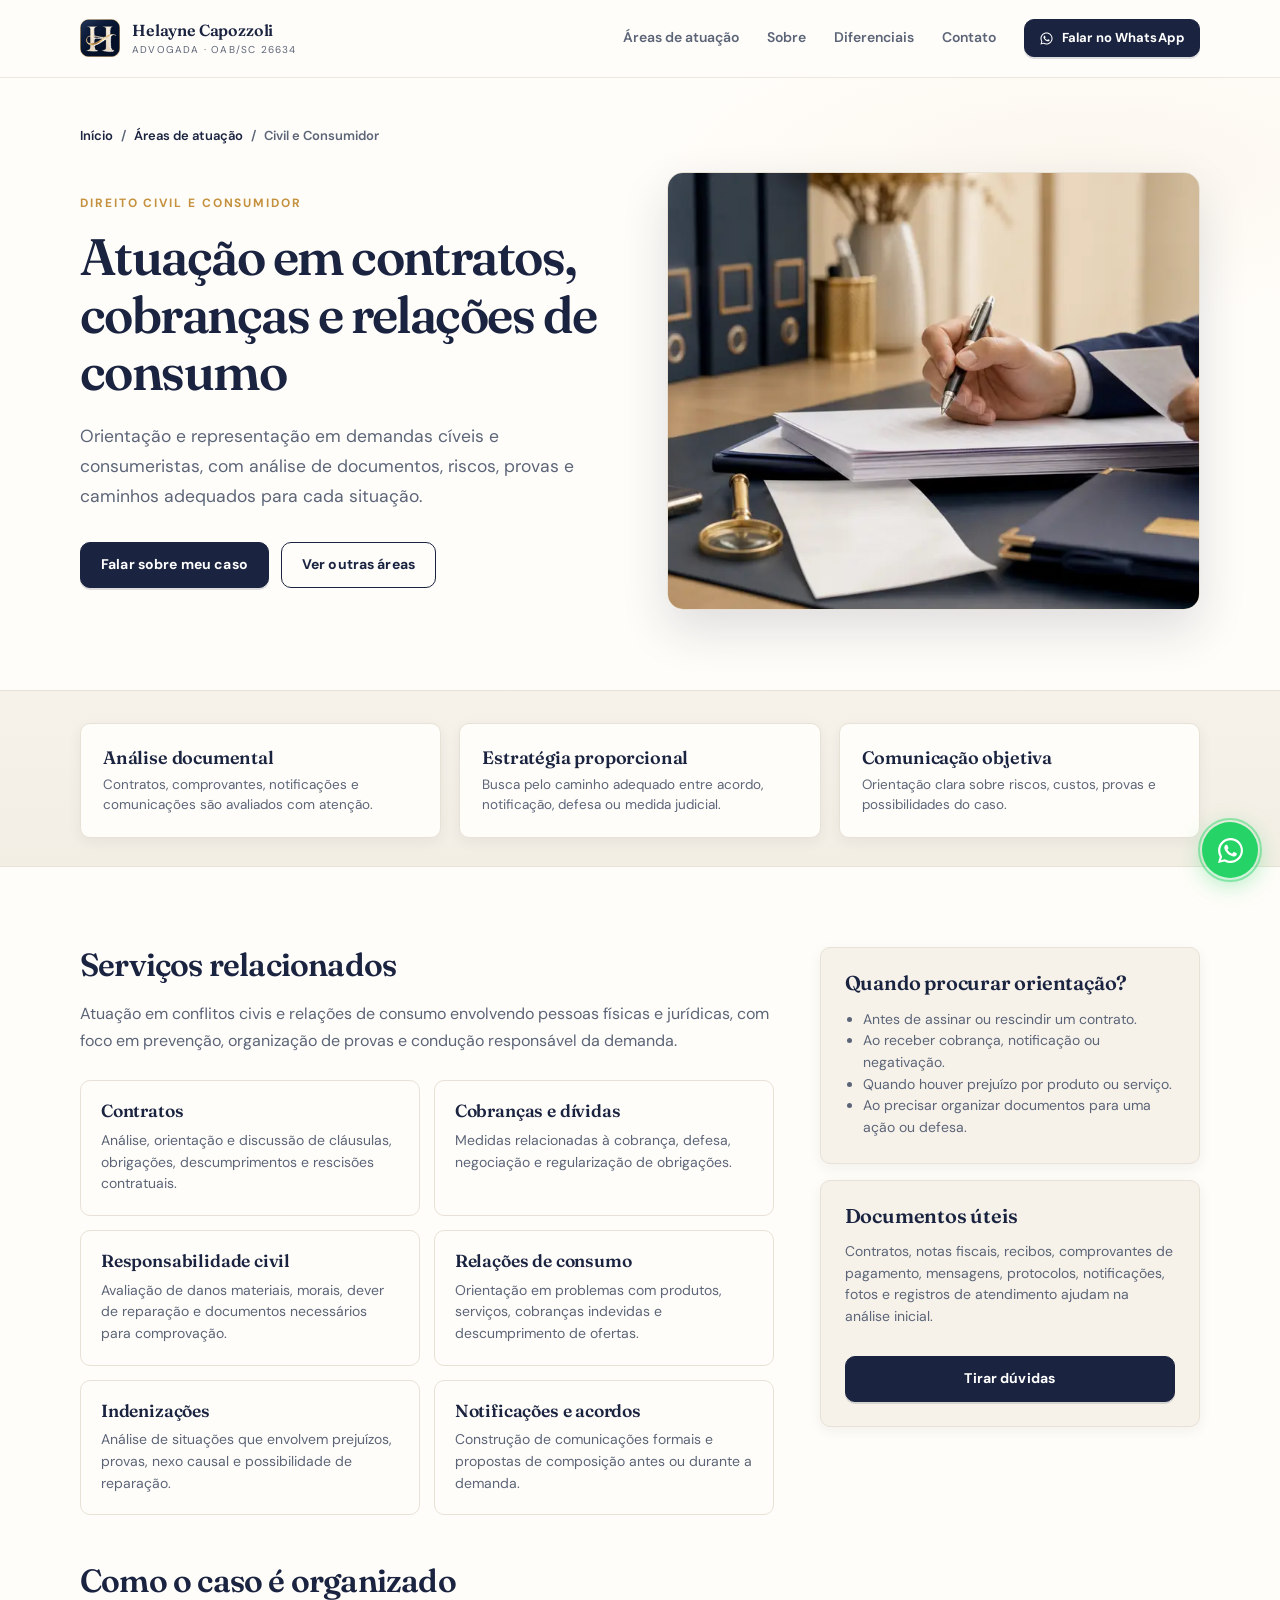
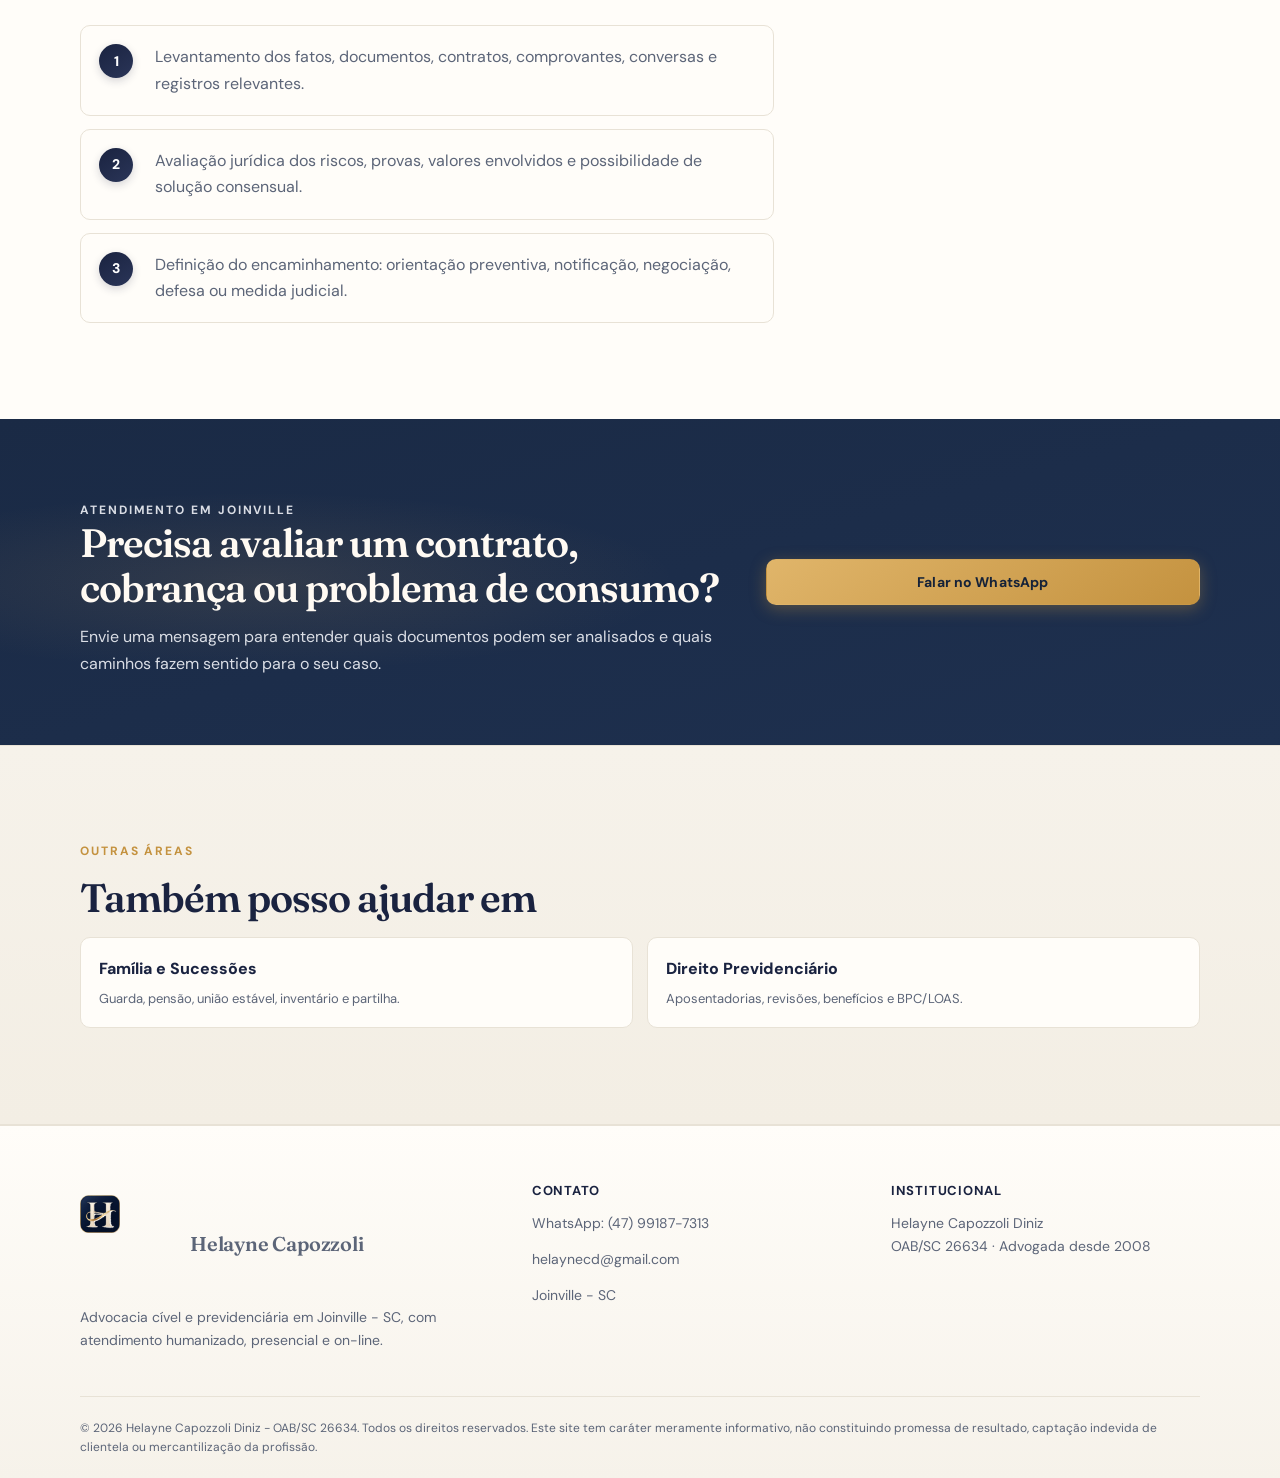
<file: civil-consumidor.html>
<!doctype html>
<html lang="pt-BR">
  <head>
    <meta charset="UTF-8" />
    <meta name="viewport" content="width=device-width, initial-scale=1.0" />
    <meta
      name="description"
      content="Atuação em Direito Civil e do Consumidor em Joinville: contratos, cobranças, responsabilidade civil, indenizações e relações de consumo."
    />
    <meta name="theme-color" content="#202842" />
    <meta property="og:type" content="website" />
    <meta property="og:locale" content="pt_BR" />
    <meta property="og:url" content="https://www.helaynediniz.adv.br/servicos/civil-consumidor.html" />
    <meta property="og:title" content="Direito Civil e Consumidor | Helayne Capozzoli Diniz" />
    <meta property="og:description" content="Orientação jurídica em contratos, cobranças, responsabilidade civil e relações de consumo em Joinville - SC." />
    <meta property="og:image" content="https://www.helaynediniz.adv.br/public/civil-consumidor.webp" />
    <title>Direito Civil e Consumidor | Helayne Capozzoli Diniz</title>
    <link rel="canonical" href="https://www.helaynediniz.adv.br/servicos/civil-consumidor.html" />
    <link rel="icon" href="../public/logo-helayne.png" type="image/png" />
    <link rel="preload" as="image" href="../public/civil-consumidor.webp" />
    <link rel="preconnect" href="https://fonts.googleapis.com" />
    <link rel="preconnect" href="https://fonts.gstatic.com" crossorigin />
    <link
      href="https://fonts.googleapis.com/css2?family=DM+Sans:opsz,wght@9..40,400;9..40,500;9..40,600;9..40,700&family=Fraunces:opsz,wght@9..144,500;9..144,600;9..144,700&display=swap"
      rel="stylesheet"
    />
    <link rel="stylesheet" href="../styles.css" />
  </head>
  <body>
    <header class="site-header">
      <div class="container header-content">
        <a class="brand" href="../index.html#inicio" aria-label="Ir para o início">
          <span class="brand-mark" aria-hidden="true"><img src="../public/logo-helayne.webp" width="40" height="38" alt="" /></span>
          <span><strong>Helayne Capozzoli</strong><small>Advogada · OAB/SC 26634</small></span>
        </a>
        <nav class="desktop-nav" aria-label="Navegação principal">
          <a href="../index.html#areas">Áreas de atuação</a>
          <a href="../index.html#sobre">Sobre</a>
          <a href="../index.html#diferenciais">Diferenciais</a>
          <a href="../index.html#contato">Contato</a>
        </nav>
        <a class="button button-small header-cta" href="https://wa.me/5547991877313?text=Ol%C3%A1%2C%20Dra.%20Helayne.%20Gostaria%20de%20falar%20sobre%20Direito%20Civil%20e%20Consumidor." target="_blank" rel="noopener noreferrer">
          <span class="button-icon" aria-hidden="true"><svg class="whatsapp-logo" viewBox="0 0 32 32"><path d="M16.04 3.2c-7.1 0-12.86 5.75-12.86 12.84 0 2.27.6 4.49 1.73 6.43L3.07 29l6.69-1.75a12.8 12.8 0 0 0 6.27 1.6h.01c7.09 0 12.85-5.76 12.85-12.85S23.13 3.2 16.04 3.2Zm0 23.45h-.01c-1.9 0-3.77-.51-5.4-1.48l-.39-.23-3.97 1.04 1.06-3.87-.25-.4a10.58 10.58 0 0 1-1.63-5.67c0-5.85 4.76-10.61 10.62-10.61 2.83 0 5.49 1.1 7.49 3.1s3.1 4.66 3.1 7.49c0 5.85-4.76 10.62-10.62 10.62Zm5.82-7.95c-.32-.16-1.88-.93-2.17-1.04-.29-.11-.5-.16-.71.16-.21.32-.82 1.04-1 1.25-.18.21-.37.24-.69.08-.32-.16-1.35-.5-2.57-1.59-.95-.85-1.59-1.89-1.78-2.21-.18-.32-.02-.49.14-.65.14-.14.32-.37.48-.56.16-.18.21-.32.32-.53.11-.21.05-.4-.03-.56-.08-.16-.71-1.71-.98-2.34-.26-.62-.52-.54-.71-.55h-.61c-.21 0-.56.08-.85.4-.29.32-1.11 1.09-1.11 2.65s1.14 3.07 1.3 3.28c.16.21 2.24 3.42 5.42 4.79.76.33 1.35.52 1.81.67.76.24 1.46.21 2.01.13.61-.09 1.88-.77 2.14-1.51.26-.74.26-1.38.18-1.51-.08-.13-.29-.21-.61-.37Z" /></svg></span> Falar no WhatsApp
        </a>
        <button class="menu-button" type="button" aria-expanded="false" aria-controls="mobile-menu" aria-label="Abrir menu"><span></span><span></span><span></span></button>
      </div>
      <nav id="mobile-menu" class="mobile-nav" aria-label="Navegação mobile" hidden>
        <a href="../index.html#areas">Áreas de atuação</a>
        <a href="../index.html#sobre">Sobre</a>
        <a href="../index.html#diferenciais">Diferenciais</a>
        <a href="../index.html#contato">Contato</a>
        <a class="button" href="https://wa.me/5547991877313?text=Ol%C3%A1%2C%20Dra.%20Helayne.%20Gostaria%20de%20falar%20sobre%20Direito%20Civil%20e%20Consumidor." target="_blank" rel="noopener noreferrer">Falar no WhatsApp</a>
      </nav>
    </header>

    <main>
      <section class="service-hero">
        <div class="container">
          <nav class="breadcrumb" aria-label="Você está em">
            <a href="../index.html">Início</a><span aria-hidden="true">/</span><a href="../index.html#areas">Áreas de atuação</a><span aria-hidden="true">/</span><span>Civil e Consumidor</span>
          </nav>
          <div class="service-hero-grid">
            <div>
              <p class="eyebrow">Direito Civil e Consumidor</p>
              <h1>Atuação em contratos, cobranças e relações de consumo</h1>
              <p class="service-lead">
                Orientação e representação em demandas cíveis e consumeristas, com análise de documentos, riscos, provas e caminhos adequados para cada situação.
              </p>
              <div class="service-actions">
                <a class="button" href="https://wa.me/5547991877313?text=Ol%C3%A1%2C%20Dra.%20Helayne.%20Gostaria%20de%20falar%20sobre%20Direito%20Civil%20e%20Consumidor." target="_blank" rel="noopener noreferrer">Falar sobre meu caso</a>
                <a class="button button-outline" href="../index.html#areas">Ver outras áreas</a>
              </div>
            </div>
            <figure class="service-photo">
              <img src="../public/civil-consumidor.webp" width="1200" height="588" alt="Contrato, celular e documentos de consumo em mesa de escritório jurídico" loading="lazy" />
            </figure>
          </div>
        </div>
      </section>

      <section class="service-summary">
        <div class="container summary-grid">
          <div class="summary-item"><strong>Análise documental</strong><span>Contratos, comprovantes, notificações e comunicações são avaliados com atenção.</span></div>
          <div class="summary-item"><strong>Estratégia proporcional</strong><span>Busca pelo caminho adequado entre acordo, notificação, defesa ou medida judicial.</span></div>
          <div class="summary-item"><strong>Comunicação objetiva</strong><span>Orientação clara sobre riscos, custos, provas e possibilidades do caso.</span></div>
        </div>
      </section>

      <section class="service-content">
        <div class="container service-layout">
          <div>
            <section class="service-block">
              <h2>Serviços relacionados</h2>
              <p>Atuação em conflitos civis e relações de consumo envolvendo pessoas físicas e jurídicas, com foco em prevenção, organização de provas e condução responsável da demanda.</p>
              <div class="service-list-grid">
                <article class="service-feature"><h3>Contratos</h3><p>Análise, orientação e discussão de cláusulas, obrigações, descumprimentos e rescisões contratuais.</p></article>
                <article class="service-feature"><h3>Cobranças e dívidas</h3><p>Medidas relacionadas à cobrança, defesa, negociação e regularização de obrigações.</p></article>
                <article class="service-feature"><h3>Responsabilidade civil</h3><p>Avaliação de danos materiais, morais, dever de reparação e documentos necessários para comprovação.</p></article>
                <article class="service-feature"><h3>Relações de consumo</h3><p>Orientação em problemas com produtos, serviços, cobranças indevidas e descumprimento de ofertas.</p></article>
                <article class="service-feature"><h3>Indenizações</h3><p>Análise de situações que envolvem prejuízos, provas, nexo causal e possibilidade de reparação.</p></article>
                <article class="service-feature"><h3>Notificações e acordos</h3><p>Construção de comunicações formais e propostas de composição antes ou durante a demanda.</p></article>
              </div>
            </section>

            <section class="service-block">
              <h2>Como o caso é organizado</h2>
              <ol class="service-steps">
                <li><span>Levantamento dos fatos, documentos, contratos, comprovantes, conversas e registros relevantes.</span></li>
                <li><span>Avaliação jurídica dos riscos, provas, valores envolvidos e possibilidade de solução consensual.</span></li>
                <li><span>Definição do encaminhamento: orientação preventiva, notificação, negociação, defesa ou medida judicial.</span></li>
              </ol>
            </section>
          </div>

          <aside class="service-aside">
            <div class="aside-box">
              <h2>Quando procurar orientação?</h2>
              <ul>
                <li>Antes de assinar ou rescindir um contrato.</li>
                <li>Ao receber cobrança, notificação ou negativação.</li>
                <li>Quando houver prejuízo por produto ou serviço.</li>
                <li>Ao precisar organizar documentos para uma ação ou defesa.</li>
              </ul>
            </div>
            <div class="aside-box">
              <h3>Documentos úteis</h3>
              <p>Contratos, notas fiscais, recibos, comprovantes de pagamento, mensagens, protocolos, notificações, fotos e registros de atendimento ajudam na análise inicial.</p>
              <a class="button" href="https://wa.me/5547991877313?text=Ol%C3%A1%2C%20Dra.%20Helayne.%20Gostaria%20de%20orienta%C3%A7%C3%A3o%20sobre%20documentos%20para%20Direito%20Civil%20e%20Consumidor." target="_blank" rel="noopener noreferrer">Tirar dúvidas</a>
            </div>
          </aside>
        </div>
      </section>

      <section class="service-cta-band">
        <div class="container service-cta-grid">
          <div>
            <p class="eyebrow">Atendimento em Joinville</p>
            <h2>Precisa avaliar um contrato, cobrança ou problema de consumo?</h2>
            <p>Envie uma mensagem para entender quais documentos podem ser analisados e quais caminhos fazem sentido para o seu caso.</p>
          </div>
          <a class="button" href="https://wa.me/5547991877313?text=Ol%C3%A1%2C%20Dra.%20Helayne.%20Gostaria%20de%20agendar%20uma%20consulta%20sobre%20Direito%20Civil%20e%20Consumidor." target="_blank" rel="noopener noreferrer">Falar no WhatsApp</a>
        </div>
      </section>

      <section class="section section-muted">
        <div class="container">
          <div class="section-heading">
            <p class="eyebrow">Outras áreas</p>
            <h2>Também posso ajudar em</h2>
          </div>
          <div class="related-services">
            <a href="familia-sucessoes.html">Família e Sucessões<span>Guarda, pensão, união estável, inventário e partilha.</span></a>
            <a href="previdenciario.html">Direito Previdenciário<span>Aposentadorias, revisões, benefícios e BPC/LOAS.</span></a>
          </div>
        </div>
      </section>
    </main>

    <footer class="site-footer">
      <div class="container footer-grid">
        <div><a class="brand brand-footer" href="../index.html#inicio"><span class="brand-mark" aria-hidden="true"><img src="../public/logo-helayne.webp" width="40" height="38" alt="" /></span><strong>Helayne Capozzoli</strong></a><p>Advocacia cível e previdenciária em Joinville - SC, com atendimento humanizado, presencial e on-line.</p></div>
        <div><h3>Contato</h3><a href="https://wa.me/5547991877313" target="_blank" rel="noopener noreferrer">WhatsApp: (47) 99187-7313</a><a href="mailto:helaynecd@gmail.com">helaynecd@gmail.com</a><p>Joinville - SC</p></div>
        <div><h3>Institucional</h3><p>Helayne Capozzoli Diniz<br />OAB/SC 26634 · Advogada desde 2008</p></div>
      </div>
      <div class="container copyright">© <span id="year"></span> Helayne Capozzoli Diniz - OAB/SC 26634. Todos os direitos reservados. Este site tem caráter meramente informativo, não constituindo promessa de resultado, captação indevida de clientela ou mercantilização da profissão.</div>
    </footer>
    <a class="whatsapp-float" href="https://wa.me/5547991877313?text=Ol%C3%A1%2C%20Dra.%20Helayne.%20Gostaria%20de%20falar%20sobre%20Direito%20Civil%20e%20Consumidor." target="_blank" rel="noopener noreferrer" aria-label="Falar no WhatsApp"><svg class="whatsapp-logo" viewBox="0 0 32 32" aria-hidden="true"><path d="M16.04 3.2c-7.1 0-12.86 5.75-12.86 12.84 0 2.27.6 4.49 1.73 6.43L3.07 29l6.69-1.75a12.8 12.8 0 0 0 6.27 1.6h.01c7.09 0 12.85-5.76 12.85-12.85S23.13 3.2 16.04 3.2Zm0 23.45h-.01c-1.9 0-3.77-.51-5.4-1.48l-.39-.23-3.97 1.04 1.06-3.87-.25-.4a10.58 10.58 0 0 1-1.63-5.67c0-5.85 4.76-10.61 10.62-10.61 2.83 0 5.49 1.1 7.49 3.1s3.1 4.66 3.1 7.49c0 5.85-4.76 10.62-10.62 10.62Zm5.82-7.95c-.32-.16-1.88-.93-2.17-1.04-.29-.11-.5-.16-.71.16-.21.32-.82 1.04-1 1.25-.18.21-.37.24-.69.08-.32-.16-1.35-.5-2.57-1.59-.95-.85-1.59-1.89-1.78-2.21-.18-.32-.02-.49.14-.65.14-.14.32-.37.48-.56.16-.18.21-.32.32-.53.11-.21.05-.4-.03-.56-.08-.16-.71-1.71-.98-2.34-.26-.62-.52-.54-.71-.55h-.61c-.21 0-.56.08-.85.4-.29.32-1.11 1.09-1.11 2.65s1.14 3.07 1.3 3.28c.16.21 2.24 3.42 5.42 4.79.76.33 1.35.52 1.81.67.76.24 1.46.21 2.01.13.61-.09 1.88-.77 2.14-1.51.26-.74.26-1.38.18-1.51-.08-.13-.29-.21-.61-.37Z" /></svg></a>
    <script src="../script.js"></script>
  </body>
</html>
</file>
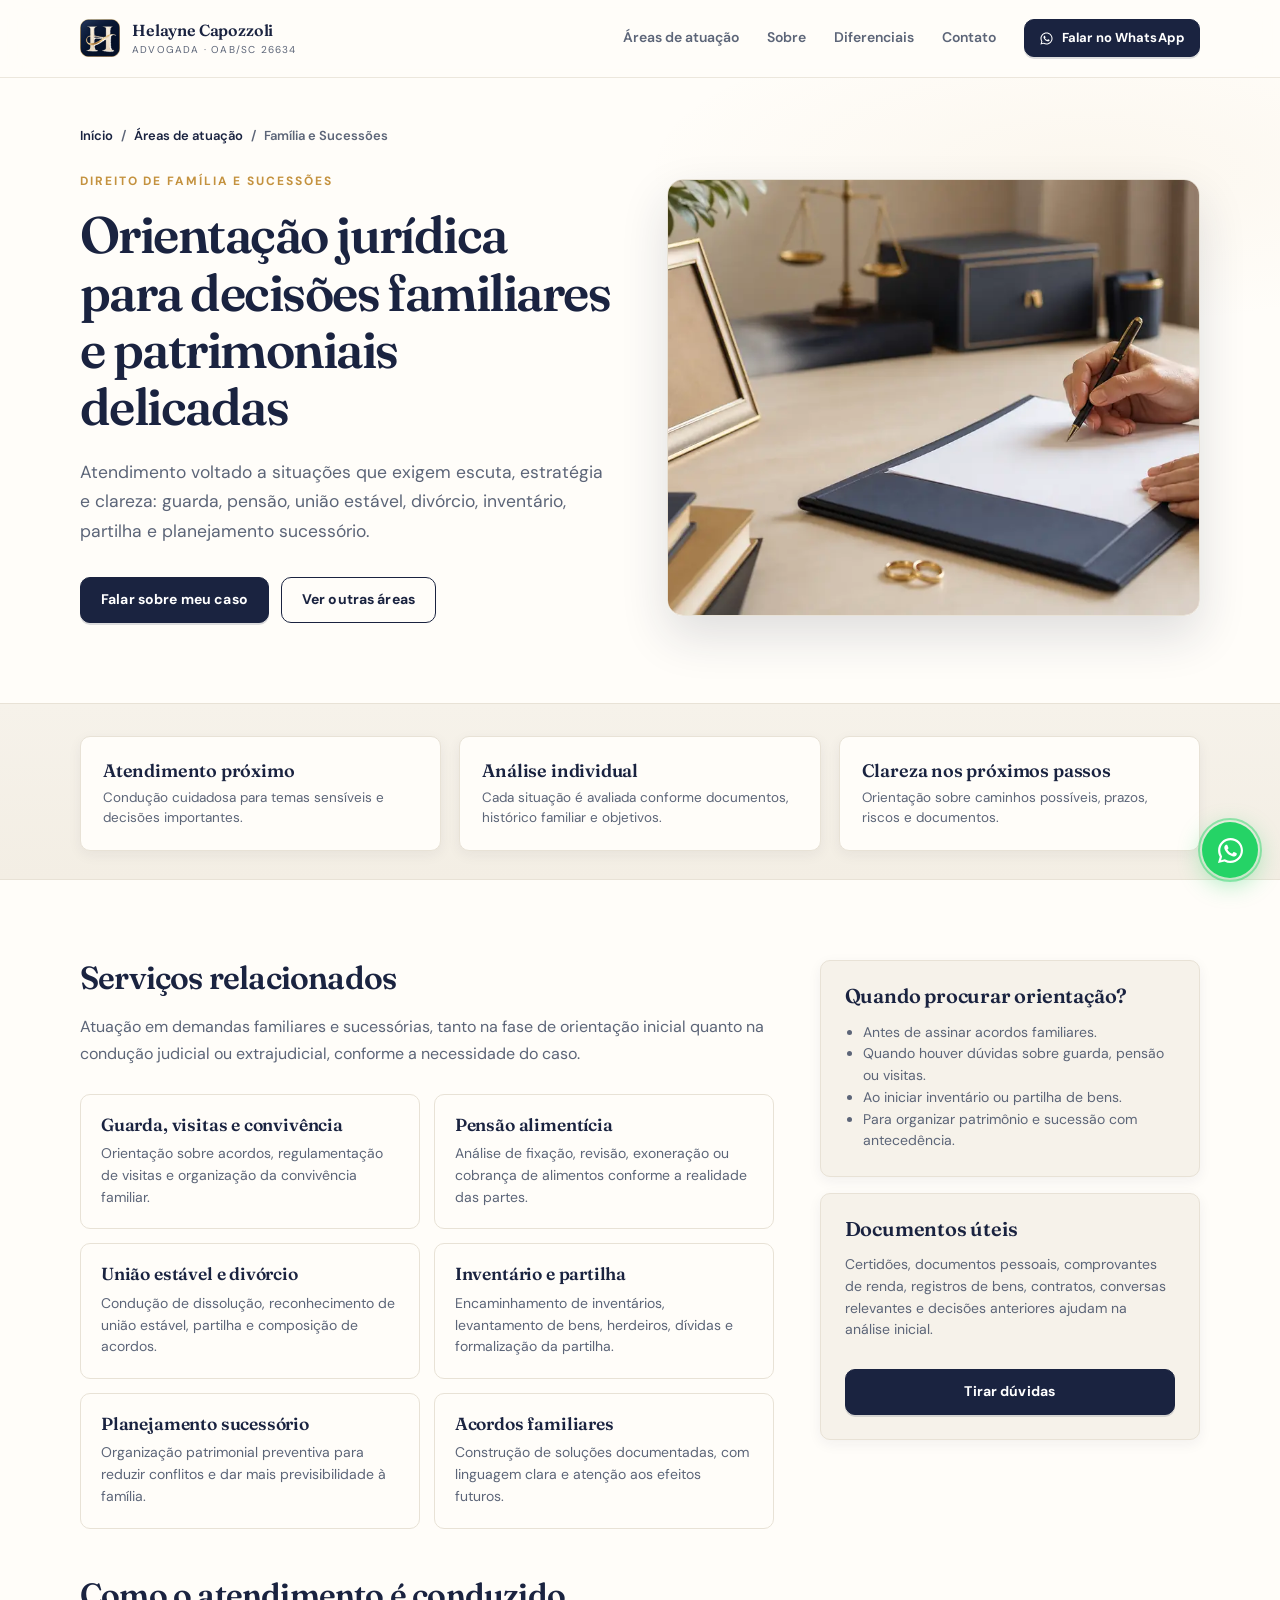
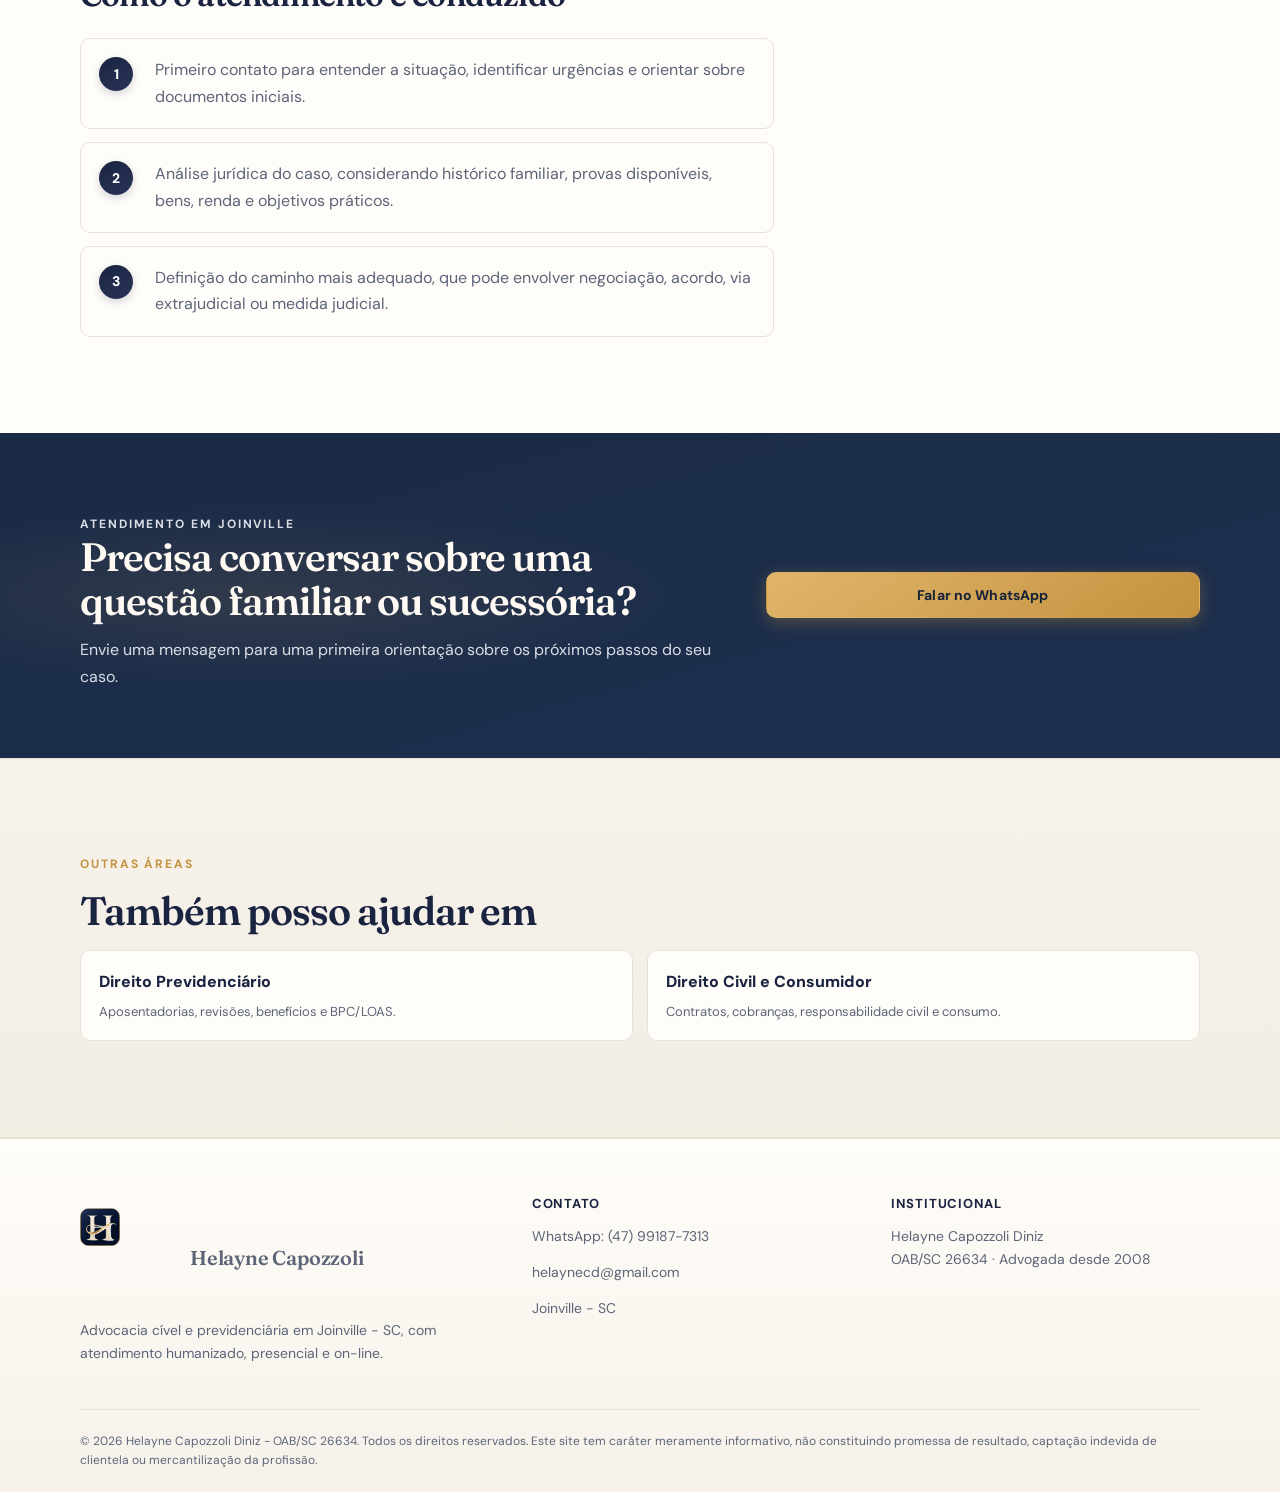
<file: familia-sucessoes.html>
<!doctype html>
<html lang="pt-BR">
  <head>
    <meta charset="UTF-8" />
    <meta name="viewport" content="width=device-width, initial-scale=1.0" />
    <meta
      name="description"
      content="Atuação em Direito de Família e Sucessões em Joinville: guarda, pensão, união estável, inventário, partilha e planejamento sucessório."
    />
    <meta name="theme-color" content="#202842" />
    <meta property="og:type" content="website" />
    <meta property="og:locale" content="pt_BR" />
    <meta property="og:url" content="https://www.helaynediniz.adv.br/servicos/familia-sucessoes.html" />
    <meta property="og:title" content="Direito de Família e Sucessões | Helayne Capozzoli Diniz" />
    <meta
      property="og:description"
      content="Orientação jurídica em questões familiares e sucessórias, com atendimento próximo, claro e cuidadoso em Joinville - SC."
    />
    <meta property="og:image" content="https://www.helaynediniz.adv.br/public/familia-sucessoes.webp" />
    <title>Direito de Família e Sucessões | Helayne Capozzoli Diniz</title>
    <link rel="canonical" href="https://www.helaynediniz.adv.br/servicos/familia-sucessoes.html" />
    <link rel="icon" href="../public/logo-helayne.png" type="image/png" />
    <link rel="preload" as="image" href="../public/familia-sucessoes.webp" />
    <link rel="preconnect" href="https://fonts.googleapis.com" />
    <link rel="preconnect" href="https://fonts.gstatic.com" crossorigin />
    <link
      href="https://fonts.googleapis.com/css2?family=DM+Sans:opsz,wght@9..40,400;9..40,500;9..40,600;9..40,700&family=Fraunces:opsz,wght@9..144,500;9..144,600;9..144,700&display=swap"
      rel="stylesheet"
    />
    <link rel="stylesheet" href="../styles.css" />
  </head>
  <body>
    <header class="site-header">
      <div class="container header-content">
        <a class="brand" href="../index.html#inicio" aria-label="Ir para o início">
          <span class="brand-mark" aria-hidden="true"><img src="../public/logo-helayne.webp" width="40" height="38" alt="" /></span>
          <span>
            <strong>Helayne Capozzoli</strong>
            <small>Advogada · OAB/SC 26634</small>
          </span>
        </a>
        <nav class="desktop-nav" aria-label="Navegação principal">
          <a href="../index.html#areas">Áreas de atuação</a>
          <a href="../index.html#sobre">Sobre</a>
          <a href="../index.html#diferenciais">Diferenciais</a>
          <a href="../index.html#contato">Contato</a>
        </nav>
        <a class="button button-small header-cta" href="https://wa.me/5547991877313?text=Ol%C3%A1%2C%20Dra.%20Helayne.%20Gostaria%20de%20falar%20sobre%20Direito%20de%20Fam%C3%ADlia%20e%20Sucess%C3%B5es." target="_blank" rel="noopener noreferrer">
          <span class="button-icon" aria-hidden="true"><svg class="whatsapp-logo" viewBox="0 0 32 32"><path d="M16.04 3.2c-7.1 0-12.86 5.75-12.86 12.84 0 2.27.6 4.49 1.73 6.43L3.07 29l6.69-1.75a12.8 12.8 0 0 0 6.27 1.6h.01c7.09 0 12.85-5.76 12.85-12.85S23.13 3.2 16.04 3.2Zm0 23.45h-.01c-1.9 0-3.77-.51-5.4-1.48l-.39-.23-3.97 1.04 1.06-3.87-.25-.4a10.58 10.58 0 0 1-1.63-5.67c0-5.85 4.76-10.61 10.62-10.61 2.83 0 5.49 1.1 7.49 3.1s3.1 4.66 3.1 7.49c0 5.85-4.76 10.62-10.62 10.62Zm5.82-7.95c-.32-.16-1.88-.93-2.17-1.04-.29-.11-.5-.16-.71.16-.21.32-.82 1.04-1 1.25-.18.21-.37.24-.69.08-.32-.16-1.35-.5-2.57-1.59-.95-.85-1.59-1.89-1.78-2.21-.18-.32-.02-.49.14-.65.14-.14.32-.37.48-.56.16-.18.21-.32.32-.53.11-.21.05-.4-.03-.56-.08-.16-.71-1.71-.98-2.34-.26-.62-.52-.54-.71-.55h-.61c-.21 0-.56.08-.85.4-.29.32-1.11 1.09-1.11 2.65s1.14 3.07 1.3 3.28c.16.21 2.24 3.42 5.42 4.79.76.33 1.35.52 1.81.67.76.24 1.46.21 2.01.13.61-.09 1.88-.77 2.14-1.51.26-.74.26-1.38.18-1.51-.08-.13-.29-.21-.61-.37Z" /></svg></span> Falar no WhatsApp
        </a>
        <button class="menu-button" type="button" aria-expanded="false" aria-controls="mobile-menu" aria-label="Abrir menu">
          <span></span><span></span><span></span>
        </button>
      </div>
      <nav id="mobile-menu" class="mobile-nav" aria-label="Navegação mobile" hidden>
        <a href="../index.html#areas">Áreas de atuação</a>
        <a href="../index.html#sobre">Sobre</a>
        <a href="../index.html#diferenciais">Diferenciais</a>
        <a href="../index.html#contato">Contato</a>
        <a class="button" href="https://wa.me/5547991877313?text=Ol%C3%A1%2C%20Dra.%20Helayne.%20Gostaria%20de%20falar%20sobre%20Direito%20de%20Fam%C3%ADlia%20e%20Sucess%C3%B5es." target="_blank" rel="noopener noreferrer">Falar no WhatsApp</a>
      </nav>
    </header>

    <main>
      <section class="service-hero">
        <div class="container">
          <nav class="breadcrumb" aria-label="Você está em">
            <a href="../index.html">Início</a><span aria-hidden="true">/</span><a href="../index.html#areas">Áreas de atuação</a><span aria-hidden="true">/</span><span>Família e Sucessões</span>
          </nav>
          <div class="service-hero-grid">
            <div>
              <p class="eyebrow">Direito de Família e Sucessões</p>
              <h1>Orientação jurídica para decisões familiares e patrimoniais delicadas</h1>
              <p class="service-lead">
                Atendimento voltado a situações que exigem escuta, estratégia e clareza: guarda, pensão, união estável, divórcio, inventário, partilha e planejamento sucessório.
              </p>
              <div class="service-actions">
                <a class="button" href="https://wa.me/5547991877313?text=Ol%C3%A1%2C%20Dra.%20Helayne.%20Gostaria%20de%20falar%20sobre%20Direito%20de%20Fam%C3%ADlia%20e%20Sucess%C3%B5es." target="_blank" rel="noopener noreferrer">Falar sobre meu caso</a>
                <a class="button button-outline" href="../index.html#areas">Ver outras áreas</a>
              </div>
            </div>
            <figure class="service-photo">
              <img src="../public/familia-sucessoes.webp" width="1200" height="640" loading="lazy" alt="Documentos familiares e sucessórios em mesa de escritório jurídico" />
            </figure>
          </div>
        </div>
      </section>

      <section class="service-summary">
        <div class="container summary-grid">
          <div class="summary-item"><strong>Atendimento próximo</strong><span>Condução cuidadosa para temas sensíveis e decisões importantes.</span></div>
          <div class="summary-item"><strong>Análise individual</strong><span>Cada situação é avaliada conforme documentos, histórico familiar e objetivos.</span></div>
          <div class="summary-item"><strong>Clareza nos próximos passos</strong><span>Orientação sobre caminhos possíveis, prazos, riscos e documentos.</span></div>
        </div>
      </section>

      <section class="service-content">
        <div class="container service-layout">
          <div>
            <section class="service-block">
              <h2>Serviços relacionados</h2>
              <p>Atuação em demandas familiares e sucessórias, tanto na fase de orientação inicial quanto na condução judicial ou extrajudicial, conforme a necessidade do caso.</p>
              <div class="service-list-grid">
                <article class="service-feature"><h3>Guarda, visitas e convivência</h3><p>Orientação sobre acordos, regulamentação de visitas e organização da convivência familiar.</p></article>
                <article class="service-feature"><h3>Pensão alimentícia</h3><p>Análise de fixação, revisão, exoneração ou cobrança de alimentos conforme a realidade das partes.</p></article>
                <article class="service-feature"><h3>União estável e divórcio</h3><p>Condução de dissolução, reconhecimento de união estável, partilha e composição de acordos.</p></article>
                <article class="service-feature"><h3>Inventário e partilha</h3><p>Encaminhamento de inventários, levantamento de bens, herdeiros, dívidas e formalização da partilha.</p></article>
                <article class="service-feature"><h3>Planejamento sucessório</h3><p>Organização patrimonial preventiva para reduzir conflitos e dar mais previsibilidade à família.</p></article>
                <article class="service-feature"><h3>Acordos familiares</h3><p>Construção de soluções documentadas, com linguagem clara e atenção aos efeitos futuros.</p></article>
              </div>
            </section>

            <section class="service-block">
              <h2>Como o atendimento é conduzido</h2>
              <ol class="service-steps">
                <li><span>Primeiro contato para entender a situação, identificar urgências e orientar sobre documentos iniciais.</span></li>
                <li><span>Análise jurídica do caso, considerando histórico familiar, provas disponíveis, bens, renda e objetivos práticos.</span></li>
                <li><span>Definição do caminho mais adequado, que pode envolver negociação, acordo, via extrajudicial ou medida judicial.</span></li>
              </ol>
            </section>
          </div>

          <aside class="service-aside">
            <div class="aside-box">
              <h2>Quando procurar orientação?</h2>
              <ul>
                <li>Antes de assinar acordos familiares.</li>
                <li>Quando houver dúvidas sobre guarda, pensão ou visitas.</li>
                <li>Ao iniciar inventário ou partilha de bens.</li>
                <li>Para organizar patrimônio e sucessão com antecedência.</li>
              </ul>
            </div>
            <div class="aside-box">
              <h3>Documentos úteis</h3>
              <p>Certidões, documentos pessoais, comprovantes de renda, registros de bens, contratos, conversas relevantes e decisões anteriores ajudam na análise inicial.</p>
              <a class="button" href="https://wa.me/5547991877313?text=Ol%C3%A1%2C%20Dra.%20Helayne.%20Gostaria%20de%20orienta%C3%A7%C3%A3o%20sobre%20documentos%20para%20Fam%C3%ADlia%20e%20Sucess%C3%B5es." target="_blank" rel="noopener noreferrer">Tirar dúvidas</a>
            </div>
          </aside>
        </div>
      </section>

      <section class="service-cta-band">
        <div class="container service-cta-grid">
          <div>
            <p class="eyebrow">Atendimento em Joinville</p>
            <h2>Precisa conversar sobre uma questão familiar ou sucessória?</h2>
            <p>Envie uma mensagem para uma primeira orientação sobre os próximos passos do seu caso.</p>
          </div>
          <a class="button" href="https://wa.me/5547991877313?text=Ol%C3%A1%2C%20Dra.%20Helayne.%20Gostaria%20de%20agendar%20uma%20consulta%20sobre%20Fam%C3%ADlia%20e%20Sucess%C3%B5es." target="_blank" rel="noopener noreferrer">Falar no WhatsApp</a>
        </div>
      </section>

      <section class="section section-muted">
        <div class="container">
          <div class="section-heading">
            <p class="eyebrow">Outras áreas</p>
            <h2>Também posso ajudar em</h2>
          </div>
          <div class="related-services">
            <a href="previdenciario.html">Direito Previdenciário<span>Aposentadorias, revisões, benefícios e BPC/LOAS.</span></a>
            <a href="civil-consumidor.html">Direito Civil e Consumidor<span>Contratos, cobranças, responsabilidade civil e consumo.</span></a>
          </div>
        </div>
      </section>
    </main>

    <footer class="site-footer">
      <div class="container footer-grid">
        <div><a class="brand brand-footer" href="../index.html#inicio"><span class="brand-mark" aria-hidden="true"><img src="../public/logo-helayne.webp" width="40" height="38" alt="" /></span><strong>Helayne Capozzoli</strong></a><p>Advocacia cível e previdenciária em Joinville - SC, com atendimento humanizado, presencial e on-line.</p></div>
        <div><h3>Contato</h3><a href="https://wa.me/5547991877313" target="_blank" rel="noopener noreferrer">WhatsApp: (47) 99187-7313</a><a href="mailto:helaynecd@gmail.com">helaynecd@gmail.com</a><p>Joinville - SC</p></div>
        <div><h3>Institucional</h3><p>Helayne Capozzoli Diniz<br />OAB/SC 26634 · Advogada desde 2008</p></div>
      </div>
      <div class="container copyright">© <span id="year"></span> Helayne Capozzoli Diniz - OAB/SC 26634. Todos os direitos reservados. Este site tem caráter meramente informativo, não constituindo promessa de resultado, captação indevida de clientela ou mercantilização da profissão.</div>
    </footer>
    <a class="whatsapp-float" href="https://wa.me/5547991877313?text=Ol%C3%A1%2C%20Dra.%20Helayne.%20Gostaria%20de%20falar%20sobre%20Direito%20de%20Fam%C3%ADlia%20e%20Sucess%C3%B5es." target="_blank" rel="noopener noreferrer" aria-label="Falar no WhatsApp"><svg class="whatsapp-logo" viewBox="0 0 32 32" aria-hidden="true"><path d="M16.04 3.2c-7.1 0-12.86 5.75-12.86 12.84 0 2.27.6 4.49 1.73 6.43L3.07 29l6.69-1.75a12.8 12.8 0 0 0 6.27 1.6h.01c7.09 0 12.85-5.76 12.85-12.85S23.13 3.2 16.04 3.2Zm0 23.45h-.01c-1.9 0-3.77-.51-5.4-1.48l-.39-.23-3.97 1.04 1.06-3.87-.25-.4a10.58 10.58 0 0 1-1.63-5.67c0-5.85 4.76-10.61 10.62-10.61 2.83 0 5.49 1.1 7.49 3.1s3.1 4.66 3.1 7.49c0 5.85-4.76 10.62-10.62 10.62Zm5.82-7.95c-.32-.16-1.88-.93-2.17-1.04-.29-.11-.5-.16-.71.16-.21.32-.82 1.04-1 1.25-.18.21-.37.24-.69.08-.32-.16-1.35-.5-2.57-1.59-.95-.85-1.59-1.89-1.78-2.21-.18-.32-.02-.49.14-.65.14-.14.32-.37.48-.56.16-.18.21-.32.32-.53.11-.21.05-.4-.03-.56-.08-.16-.71-1.71-.98-2.34-.26-.62-.52-.54-.71-.55h-.61c-.21 0-.56.08-.85.4-.29.32-1.11 1.09-1.11 2.65s1.14 3.07 1.3 3.28c.16.21 2.24 3.42 5.42 4.79.76.33 1.35.52 1.81.67.76.24 1.46.21 2.01.13.61-.09 1.88-.77 2.14-1.51.26-.74.26-1.38.18-1.51-.08-.13-.29-.21-.61-.37Z" /></svg></a>
    <script src="../script.js"></script>
  </body>
</html>
</file>
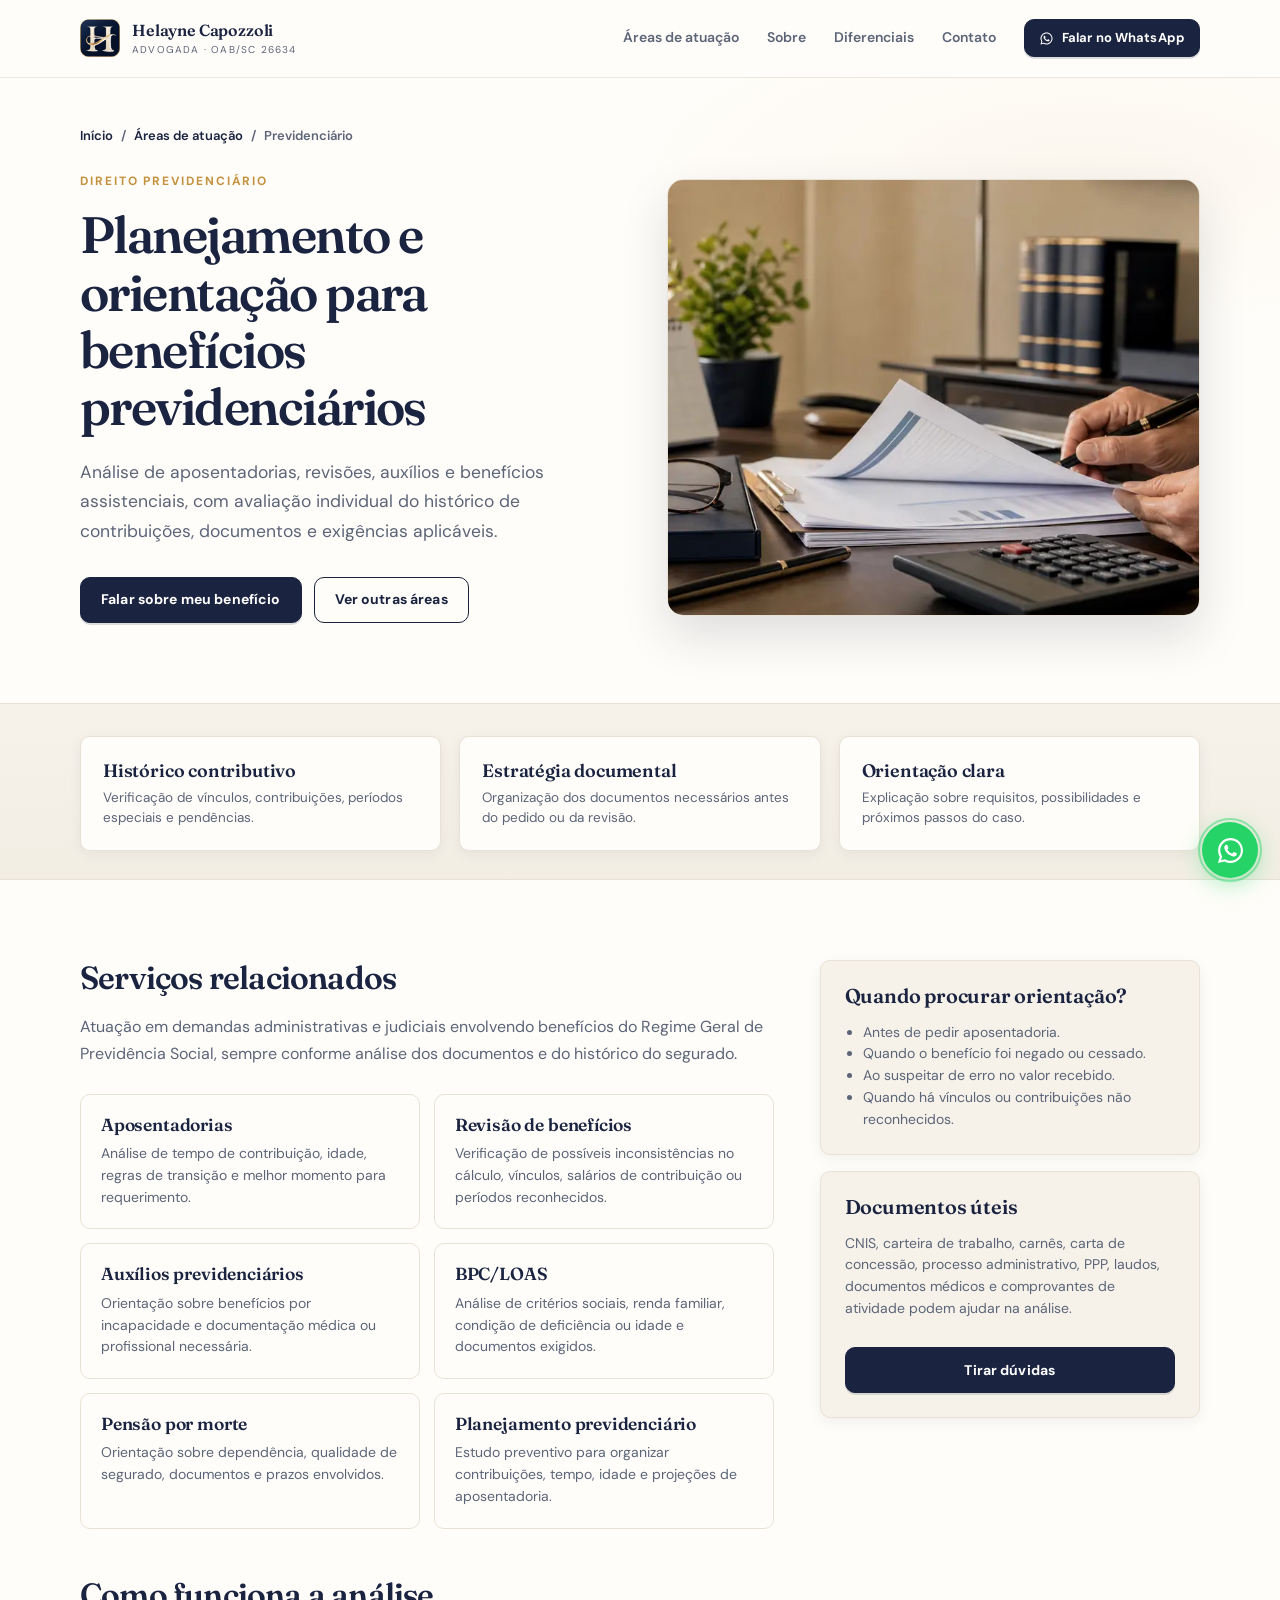
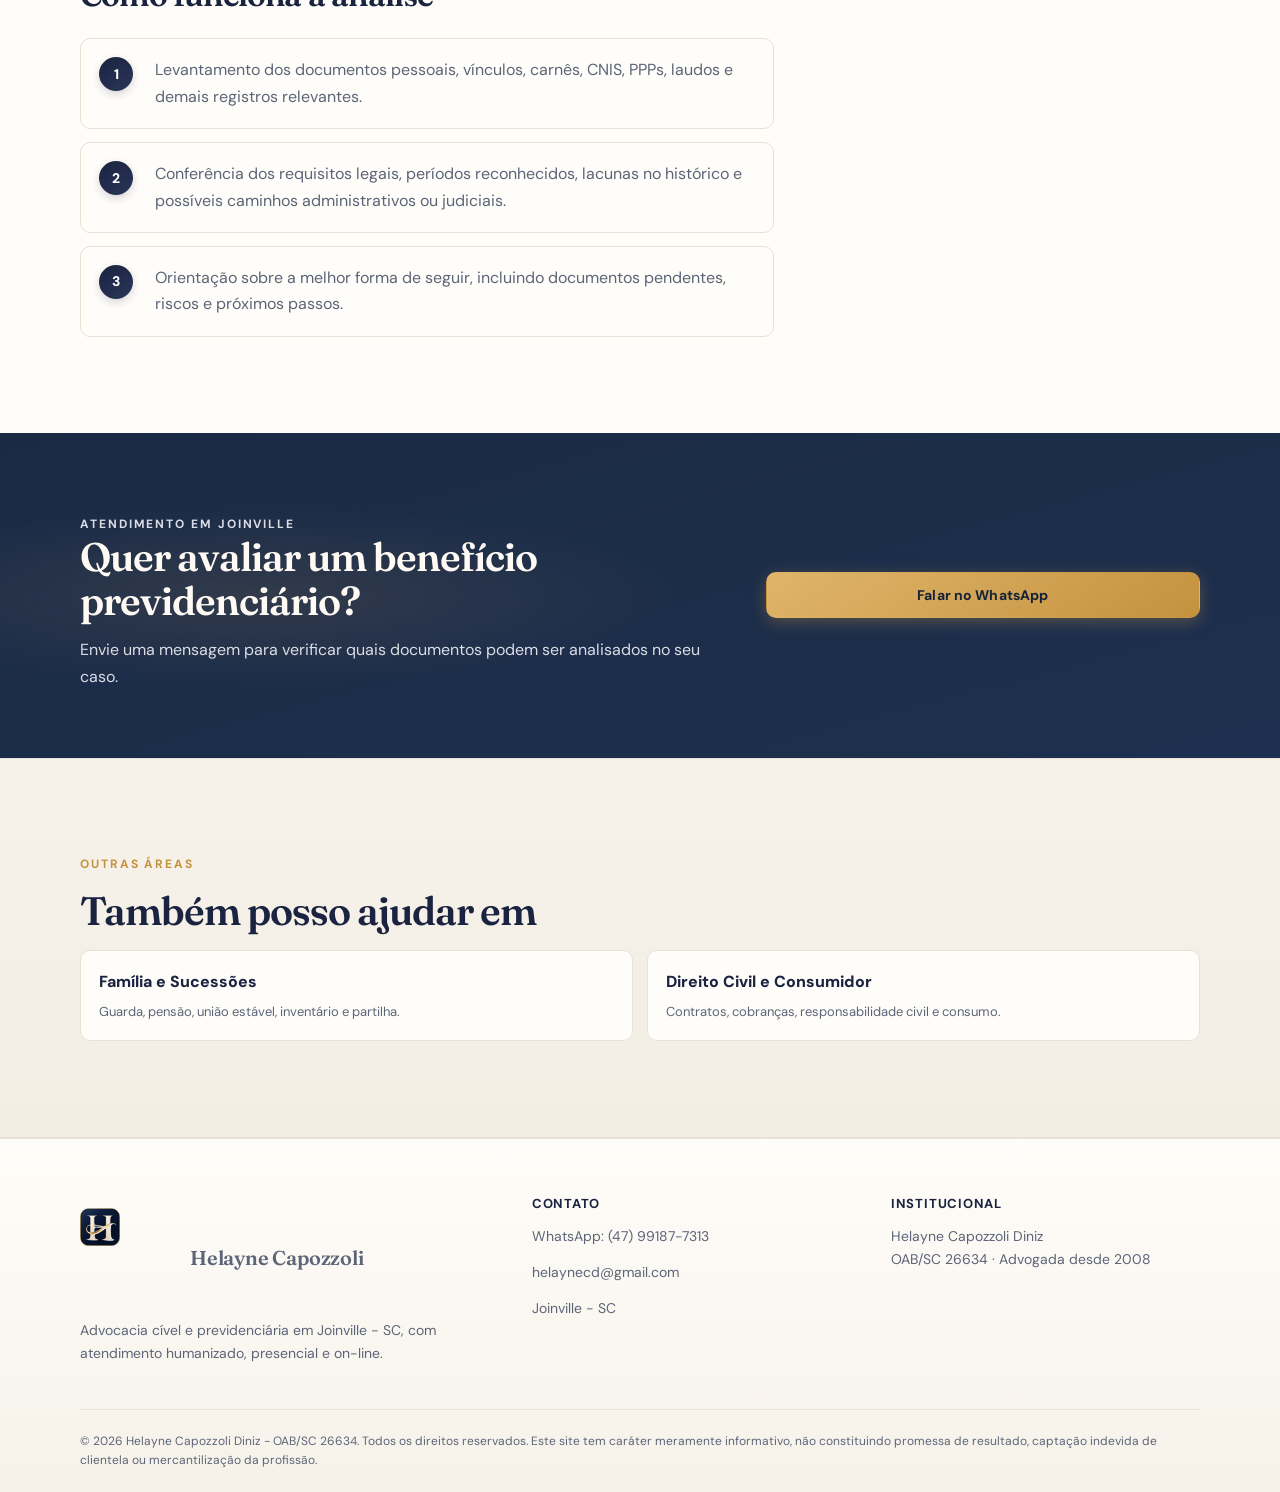
<file: previdenciario.html>
<!doctype html>
<html lang="pt-BR">
  <head>
    <meta charset="UTF-8" />
    <meta name="viewport" content="width=device-width, initial-scale=1.0" />
    <meta
      name="description"
      content="Atuação em Direito Previdenciário em Joinville: aposentadorias, revisão de benefícios, auxílios, pensão por morte e BPC/LOAS."
    />
    <meta name="theme-color" content="#202842" />
    <meta property="og:type" content="website" />
    <meta property="og:locale" content="pt_BR" />
    <meta property="og:url" content="https://www.helaynediniz.adv.br/servicos/previdenciario.html" />
    <meta property="og:title" content="Direito Previdenciário | Helayne Capozzoli Diniz" />
    <meta property="og:description" content="Orientação em aposentadorias, revisões e benefícios previdenciários em Joinville - SC." />
    <meta property="og:image" content="https://www.helaynediniz.adv.br/public/previdenciario.webp" />
    <title>Direito Previdenciário | Helayne Capozzoli Diniz</title>
    <link rel="canonical" href="https://www.helaynediniz.adv.br/servicos/previdenciario.html" />
    <link rel="icon" href="../public/logo-helayne.png" type="image/png" />
    <link rel="preload" as="image" href="../public/previdenciario.webp" />
    <link rel="preconnect" href="https://fonts.googleapis.com" />
    <link rel="preconnect" href="https://fonts.gstatic.com" crossorigin />
    <link
      href="https://fonts.googleapis.com/css2?family=DM+Sans:opsz,wght@9..40,400;9..40,500;9..40,600;9..40,700&family=Fraunces:opsz,wght@9..144,500;9..144,600;9..144,700&display=swap"
      rel="stylesheet"
    />
    <link rel="stylesheet" href="../styles.css" />
  </head>
  <body>
    <header class="site-header">
      <div class="container header-content">
        <a class="brand" href="../index.html#inicio" aria-label="Ir para o início">
          <span class="brand-mark" aria-hidden="true"><img src="../public/logo-helayne.webp" width="40" height="38" alt="" /></span>
          <span><strong>Helayne Capozzoli</strong><small>Advogada · OAB/SC 26634</small></span>
        </a>
        <nav class="desktop-nav" aria-label="Navegação principal">
          <a href="../index.html#areas">Áreas de atuação</a>
          <a href="../index.html#sobre">Sobre</a>
          <a href="../index.html#diferenciais">Diferenciais</a>
          <a href="../index.html#contato">Contato</a>
        </nav>
        <a class="button button-small header-cta" href="https://wa.me/5547991877313?text=Ol%C3%A1%2C%20Dra.%20Helayne.%20Gostaria%20de%20falar%20sobre%20Direito%20Previdenci%C3%A1rio." target="_blank" rel="noopener noreferrer">
          <span class="button-icon" aria-hidden="true"><svg class="whatsapp-logo" viewBox="0 0 32 32"><path d="M16.04 3.2c-7.1 0-12.86 5.75-12.86 12.84 0 2.27.6 4.49 1.73 6.43L3.07 29l6.69-1.75a12.8 12.8 0 0 0 6.27 1.6h.01c7.09 0 12.85-5.76 12.85-12.85S23.13 3.2 16.04 3.2Zm0 23.45h-.01c-1.9 0-3.77-.51-5.4-1.48l-.39-.23-3.97 1.04 1.06-3.87-.25-.4a10.58 10.58 0 0 1-1.63-5.67c0-5.85 4.76-10.61 10.62-10.61 2.83 0 5.49 1.1 7.49 3.1s3.1 4.66 3.1 7.49c0 5.85-4.76 10.62-10.62 10.62Zm5.82-7.95c-.32-.16-1.88-.93-2.17-1.04-.29-.11-.5-.16-.71.16-.21.32-.82 1.04-1 1.25-.18.21-.37.24-.69.08-.32-.16-1.35-.5-2.57-1.59-.95-.85-1.59-1.89-1.78-2.21-.18-.32-.02-.49.14-.65.14-.14.32-.37.48-.56.16-.18.21-.32.32-.53.11-.21.05-.4-.03-.56-.08-.16-.71-1.71-.98-2.34-.26-.62-.52-.54-.71-.55h-.61c-.21 0-.56.08-.85.4-.29.32-1.11 1.09-1.11 2.65s1.14 3.07 1.3 3.28c.16.21 2.24 3.42 5.42 4.79.76.33 1.35.52 1.81.67.76.24 1.46.21 2.01.13.61-.09 1.88-.77 2.14-1.51.26-.74.26-1.38.18-1.51-.08-.13-.29-.21-.61-.37Z" /></svg></span> Falar no WhatsApp
        </a>
        <button class="menu-button" type="button" aria-expanded="false" aria-controls="mobile-menu" aria-label="Abrir menu"><span></span><span></span><span></span></button>
      </div>
      <nav id="mobile-menu" class="mobile-nav" aria-label="Navegação mobile" hidden>
        <a href="../index.html#areas">Áreas de atuação</a>
        <a href="../index.html#sobre">Sobre</a>
        <a href="../index.html#diferenciais">Diferenciais</a>
        <a href="../index.html#contato">Contato</a>
        <a class="button" href="https://wa.me/5547991877313?text=Ol%C3%A1%2C%20Dra.%20Helayne.%20Gostaria%20de%20falar%20sobre%20Direito%20Previdenci%C3%A1rio." target="_blank" rel="noopener noreferrer">Falar no WhatsApp</a>
      </nav>
    </header>

    <main>
      <section class="service-hero">
        <div class="container">
          <nav class="breadcrumb" aria-label="Você está em">
            <a href="../index.html">Início</a><span aria-hidden="true">/</span><a href="../index.html#areas">Áreas de atuação</a><span aria-hidden="true">/</span><span>Previdenciário</span>
          </nav>
          <div class="service-hero-grid">
            <div>
              <p class="eyebrow">Direito Previdenciário</p>
              <h1>Planejamento e orientação para benefícios previdenciários</h1>
              <p class="service-lead">
                Análise de aposentadorias, revisões, auxílios e benefícios assistenciais, com avaliação individual do histórico de contribuições, documentos e exigências aplicáveis.
              </p>
              <div class="service-actions">
                <a class="button" href="https://wa.me/5547991877313?text=Ol%C3%A1%2C%20Dra.%20Helayne.%20Gostaria%20de%20falar%20sobre%20Direito%20Previdenci%C3%A1rio." target="_blank" rel="noopener noreferrer">Falar sobre meu benefício</a>
                <a class="button button-outline" href="../index.html#areas">Ver outras áreas</a>
              </div>
            </div>
            <figure class="service-photo">
              <img src="../public/previdenciario.webp" width="1200" height="600" loading="lazy" alt="Documentos previdenciários, agenda e cálculo em mesa de escritório jurídico" />
            </figure>
          </div>
        </div>
      </section>

      <section class="service-summary">
        <div class="container summary-grid">
          <div class="summary-item"><strong>Histórico contributivo</strong><span>Verificação de vínculos, contribuições, períodos especiais e pendências.</span></div>
          <div class="summary-item"><strong>Estratégia documental</strong><span>Organização dos documentos necessários antes do pedido ou da revisão.</span></div>
          <div class="summary-item"><strong>Orientação clara</strong><span>Explicação sobre requisitos, possibilidades e próximos passos do caso.</span></div>
        </div>
      </section>

      <section class="service-content">
        <div class="container service-layout">
          <div>
            <section class="service-block">
              <h2>Serviços relacionados</h2>
              <p>Atuação em demandas administrativas e judiciais envolvendo benefícios do Regime Geral de Previdência Social, sempre conforme análise dos documentos e do histórico do segurado.</p>
              <div class="service-list-grid">
                <article class="service-feature"><h3>Aposentadorias</h3><p>Análise de tempo de contribuição, idade, regras de transição e melhor momento para requerimento.</p></article>
                <article class="service-feature"><h3>Revisão de benefícios</h3><p>Verificação de possíveis inconsistências no cálculo, vínculos, salários de contribuição ou períodos reconhecidos.</p></article>
                <article class="service-feature"><h3>Auxílios previdenciários</h3><p>Orientação sobre benefícios por incapacidade e documentação médica ou profissional necessária.</p></article>
                <article class="service-feature"><h3>BPC/LOAS</h3><p>Análise de critérios sociais, renda familiar, condição de deficiência ou idade e documentos exigidos.</p></article>
                <article class="service-feature"><h3>Pensão por morte</h3><p>Orientação sobre dependência, qualidade de segurado, documentos e prazos envolvidos.</p></article>
                <article class="service-feature"><h3>Planejamento previdenciário</h3><p>Estudo preventivo para organizar contribuições, tempo, idade e projeções de aposentadoria.</p></article>
              </div>
            </section>

            <section class="service-block">
              <h2>Como funciona a análise</h2>
              <ol class="service-steps">
                <li><span>Levantamento dos documentos pessoais, vínculos, carnês, CNIS, PPPs, laudos e demais registros relevantes.</span></li>
                <li><span>Conferência dos requisitos legais, períodos reconhecidos, lacunas no histórico e possíveis caminhos administrativos ou judiciais.</span></li>
                <li><span>Orientação sobre a melhor forma de seguir, incluindo documentos pendentes, riscos e próximos passos.</span></li>
              </ol>
            </section>
          </div>

          <aside class="service-aside">
            <div class="aside-box">
              <h2>Quando procurar orientação?</h2>
              <ul>
                <li>Antes de pedir aposentadoria.</li>
                <li>Quando o benefício foi negado ou cessado.</li>
                <li>Ao suspeitar de erro no valor recebido.</li>
                <li>Quando há vínculos ou contribuições não reconhecidos.</li>
              </ul>
            </div>
            <div class="aside-box">
              <h3>Documentos úteis</h3>
              <p>CNIS, carteira de trabalho, carnês, carta de concessão, processo administrativo, PPP, laudos, documentos médicos e comprovantes de atividade podem ajudar na análise.</p>
              <a class="button" href="https://wa.me/5547991877313?text=Ol%C3%A1%2C%20Dra.%20Helayne.%20Gostaria%20de%20orienta%C3%A7%C3%A3o%20sobre%20documentos%20previdenci%C3%A1rios." target="_blank" rel="noopener noreferrer">Tirar dúvidas</a>
            </div>
          </aside>
        </div>
      </section>

      <section class="service-cta-band">
        <div class="container service-cta-grid">
          <div>
            <p class="eyebrow">Atendimento em Joinville</p>
            <h2>Quer avaliar um benefício previdenciário?</h2>
            <p>Envie uma mensagem para verificar quais documentos podem ser analisados no seu caso.</p>
          </div>
          <a class="button" href="https://wa.me/5547991877313?text=Ol%C3%A1%2C%20Dra.%20Helayne.%20Gostaria%20de%20agendar%20uma%20consulta%20previdenci%C3%A1ria." target="_blank" rel="noopener noreferrer">Falar no WhatsApp</a>
        </div>
      </section>

      <section class="section section-muted">
        <div class="container">
          <div class="section-heading">
            <p class="eyebrow">Outras áreas</p>
            <h2>Também posso ajudar em</h2>
          </div>
          <div class="related-services">
            <a href="familia-sucessoes.html">Família e Sucessões<span>Guarda, pensão, união estável, inventário e partilha.</span></a>
            <a href="civil-consumidor.html">Direito Civil e Consumidor<span>Contratos, cobranças, responsabilidade civil e consumo.</span></a>
          </div>
        </div>
      </section>
    </main>

    <footer class="site-footer">
      <div class="container footer-grid">
        <div><a class="brand brand-footer" href="../index.html#inicio"><span class="brand-mark" aria-hidden="true"><img src="../public/logo-helayne.webp" width="40" height="38" alt="" /></span><strong>Helayne Capozzoli</strong></a><p>Advocacia cível e previdenciária em Joinville - SC, com atendimento humanizado, presencial e on-line.</p></div>
        <div><h3>Contato</h3><a href="https://wa.me/5547991877313" target="_blank" rel="noopener noreferrer">WhatsApp: (47) 99187-7313</a><a href="mailto:helaynecd@gmail.com">helaynecd@gmail.com</a><p>Joinville - SC</p></div>
        <div><h3>Institucional</h3><p>Helayne Capozzoli Diniz<br />OAB/SC 26634 · Advogada desde 2008</p></div>
      </div>
      <div class="container copyright">© <span id="year"></span> Helayne Capozzoli Diniz - OAB/SC 26634. Todos os direitos reservados. Este site tem caráter meramente informativo, não constituindo promessa de resultado, captação indevida de clientela ou mercantilização da profissão.</div>
    </footer>
    <a class="whatsapp-float" href="https://wa.me/5547991877313?text=Ol%C3%A1%2C%20Dra.%20Helayne.%20Gostaria%20de%20falar%20sobre%20Direito%20Previdenci%C3%A1rio." target="_blank" rel="noopener noreferrer" aria-label="Falar no WhatsApp"><svg class="whatsapp-logo" viewBox="0 0 32 32" aria-hidden="true"><path d="M16.04 3.2c-7.1 0-12.86 5.75-12.86 12.84 0 2.27.6 4.49 1.73 6.43L3.07 29l6.69-1.75a12.8 12.8 0 0 0 6.27 1.6h.01c7.09 0 12.85-5.76 12.85-12.85S23.13 3.2 16.04 3.2Zm0 23.45h-.01c-1.9 0-3.77-.51-5.4-1.48l-.39-.23-3.97 1.04 1.06-3.87-.25-.4a10.58 10.58 0 0 1-1.63-5.67c0-5.85 4.76-10.61 10.62-10.61 2.83 0 5.49 1.1 7.49 3.1s3.1 4.66 3.1 7.49c0 5.85-4.76 10.62-10.62 10.62Zm5.82-7.95c-.32-.16-1.88-.93-2.17-1.04-.29-.11-.5-.16-.71.16-.21.32-.82 1.04-1 1.25-.18.21-.37.24-.69.08-.32-.16-1.35-.5-2.57-1.59-.95-.85-1.59-1.89-1.78-2.21-.18-.32-.02-.49.14-.65.14-.14.32-.37.48-.56.16-.18.21-.32.32-.53.11-.21.05-.4-.03-.56-.08-.16-.71-1.71-.98-2.34-.26-.62-.52-.54-.71-.55h-.61c-.21 0-.56.08-.85.4-.29.32-1.11 1.09-1.11 2.65s1.14 3.07 1.3 3.28c.16.21 2.24 3.42 5.42 4.79.76.33 1.35.52 1.81.67.76.24 1.46.21 2.01.13.61-.09 1.88-.77 2.14-1.51.26-.74.26-1.38.18-1.51-.08-.13-.29-.21-.61-.37Z" /></svg></a>
    <script src="../script.js"></script>
  </body>
</html>
</file>
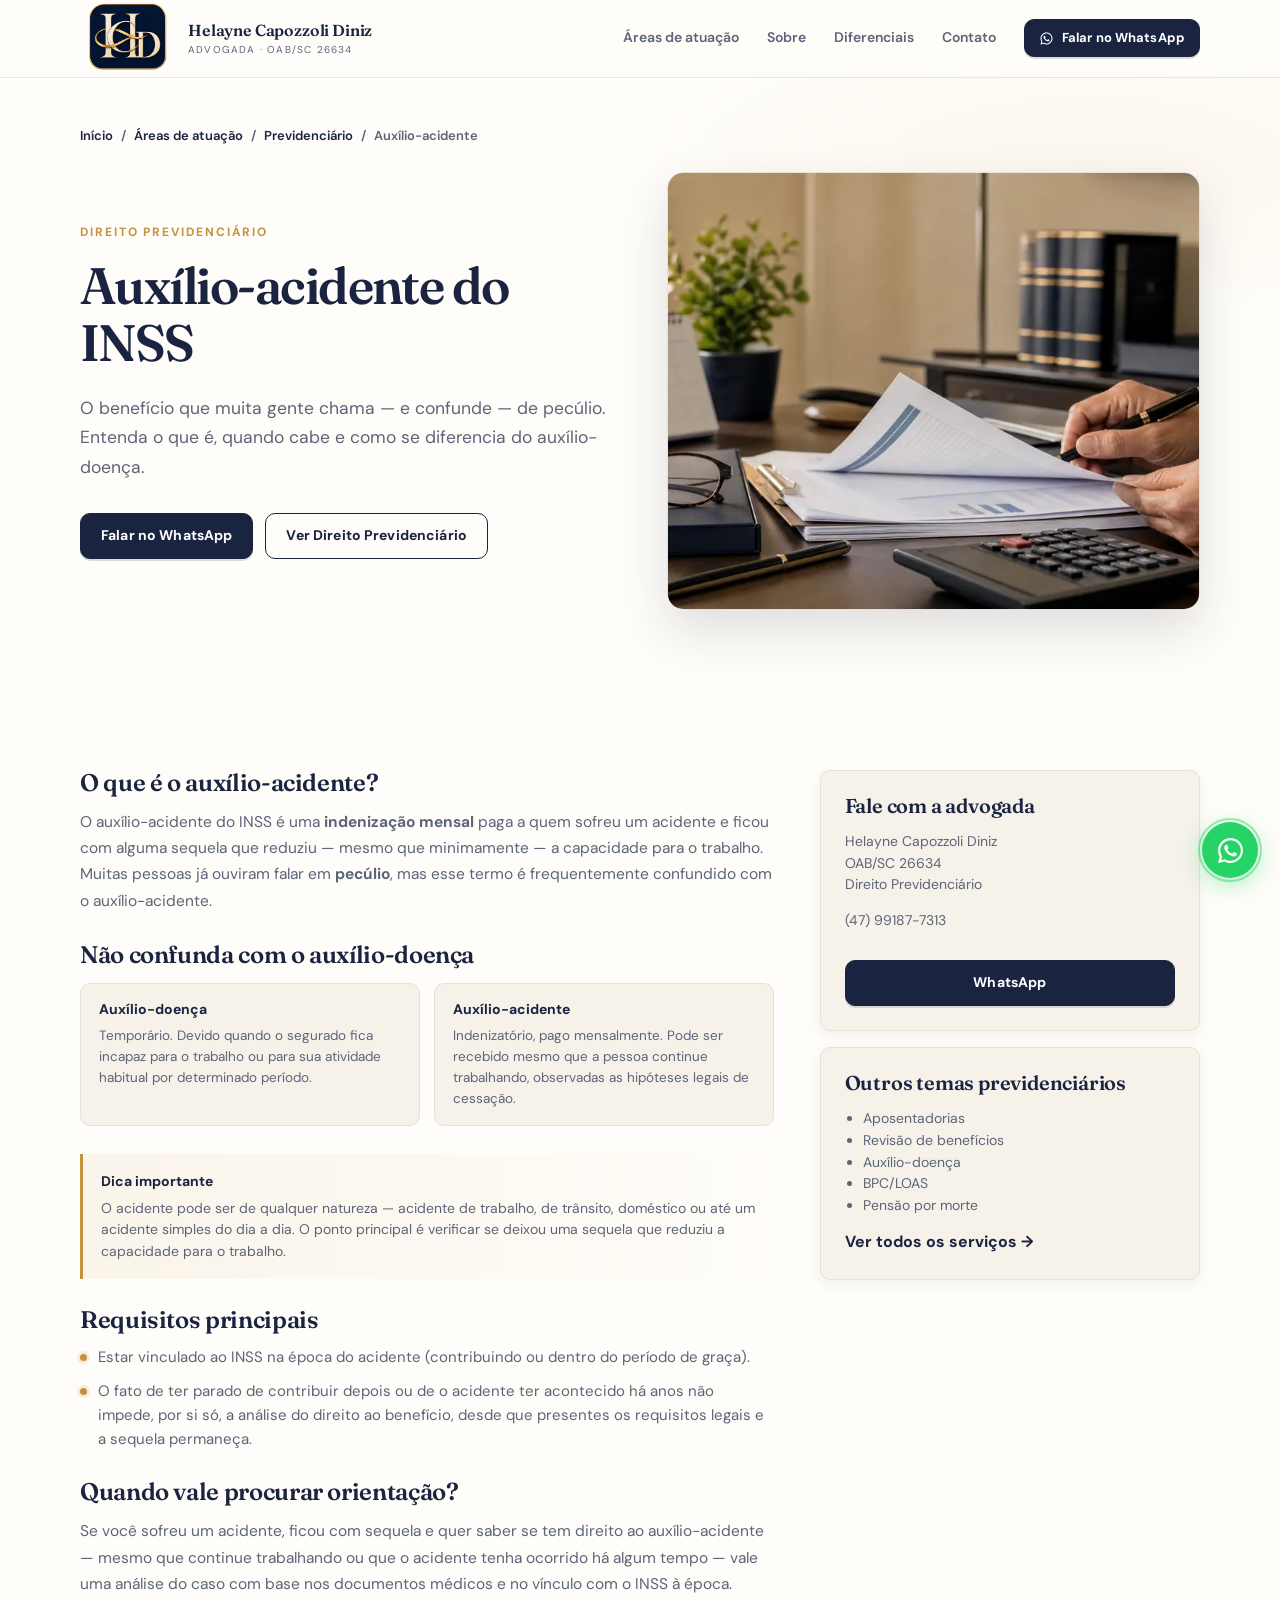
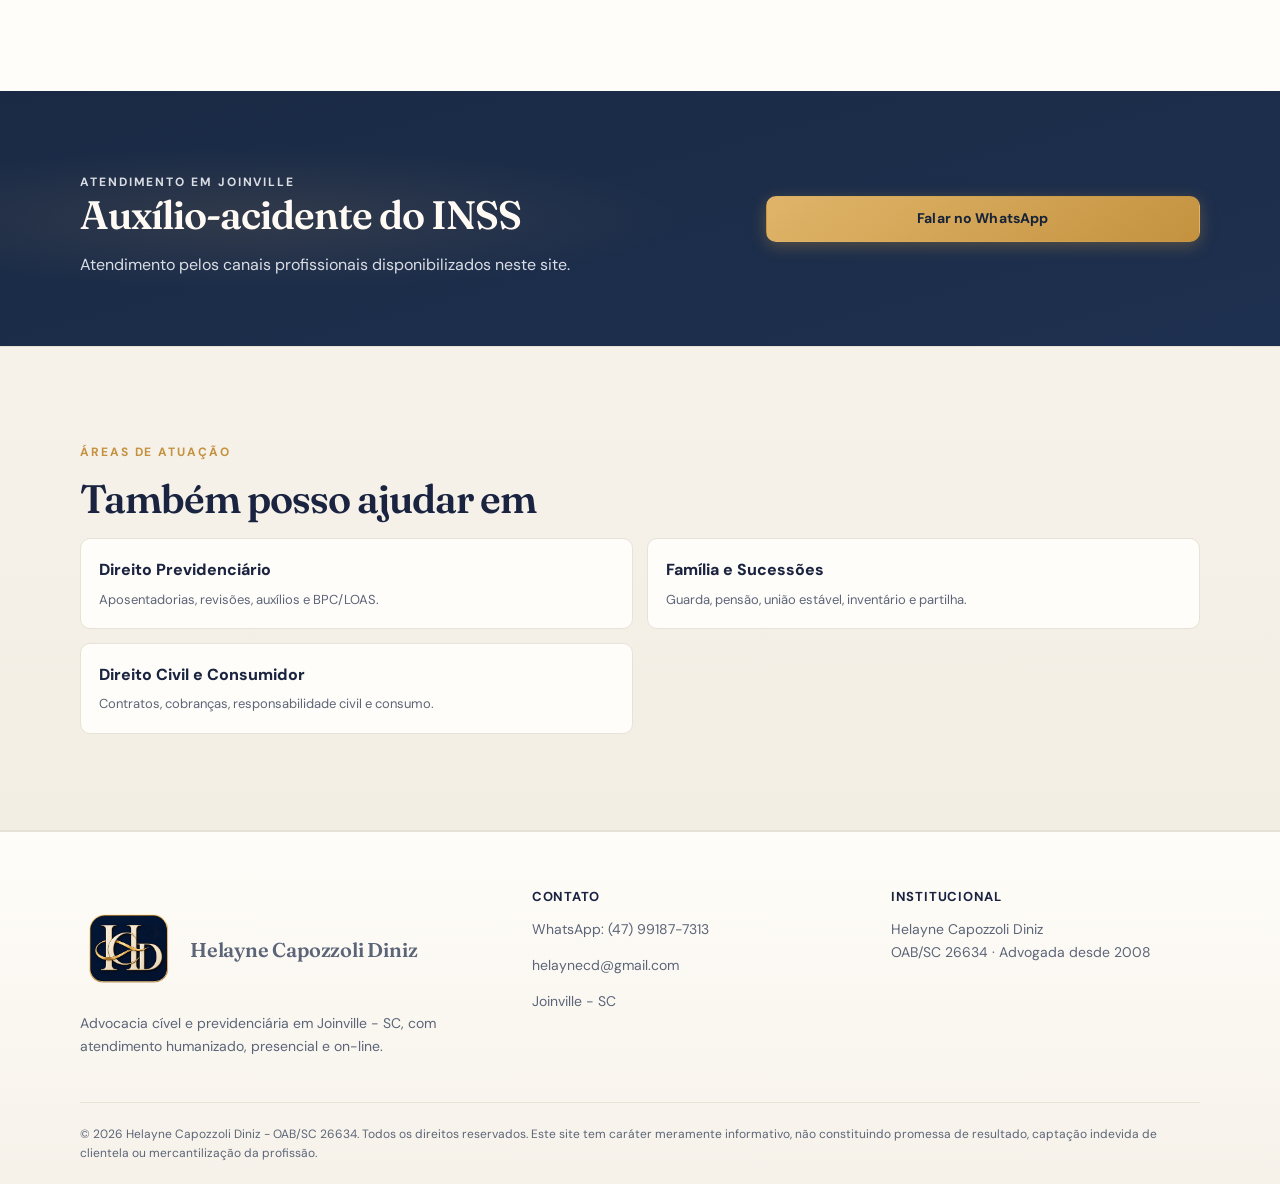
<file: servicos/auxilio-acidente.html>
﻿<!doctype html>
<html lang="pt-BR">
  <head>
    <meta charset="UTF-8" />
    <meta name="viewport" content="width=device-width, initial-scale=1.0" />
    <meta
      name="description"
      content="Auxílio-acidente do INSS: o que é, diferença do auxílio-doença e do pecúlio, requisitos e quando pedir orientação em Joinville - SC."
    />
    <meta name="theme-color" content="#202842" />
    <meta property="og:type" content="article" />
    <meta property="og:locale" content="pt_BR" />
    <meta property="og:url" content="https://www.helaynediniz.adv.br/servicos/auxilio-acidente.html" />
    <meta property="og:title" content="Auxílio-acidente do INSS | Helayne Capozzoli Diniz" />
    <meta property="og:description" content="Entenda o auxílio-acidente do INSS, a confusão com o termo pecúlio e os requisitos principais." />
    <meta property="og:image" content="https://www.helaynediniz.adv.br/public/previdenciario.webp" />
    <title>Auxílio-acidente do INSS | Helayne Capozzoli Diniz</title>
    <link rel="canonical" href="https://www.helaynediniz.adv.br/servicos/auxilio-acidente.html" />
    <link rel="icon" href="../public/favicon-hcd.png" type="image/png" sizes="any" />
    <link rel="apple-touch-icon" href="../public/favicon-hcd.png" />
    <link rel="preconnect" href="https://fonts.googleapis.com" />
    <link rel="preconnect" href="https://fonts.gstatic.com" crossorigin />
    <link
      href="https://fonts.googleapis.com/css2?family=DM+Sans:opsz,wght@9..40,400;9..40,500;9..40,600;9..40,700&family=Fraunces:opsz,wght@9..144,500;9..144,600;9..144,700&display=swap"
      rel="stylesheet"
    />
    <link rel="stylesheet" href="../styles.css" />
  </head>
  <body>
    <header class="site-header">
      <div class="container header-content">
        <a class="brand" href="../index.html#inicio" aria-label="Ir para o início">
          <img class="brand-mark" src="../public/hcd-logo.png" width="96" height="96" alt="" />
          <span><strong>Helayne Capozzoli Diniz</strong><small>Advogada · OAB/SC 26634</small></span>
        </a>
        <nav class="desktop-nav" aria-label="Navegação principal">
          <a href="../index.html#areas">Áreas de atuação</a>
          <a href="../index.html#sobre">Sobre</a>
          <a href="../index.html#diferenciais">Diferenciais</a>
          <a href="../index.html#contato">Contato</a>
        </nav>
        <a class="button button-small header-cta" href="https://wa.me/5547991877313?text=Ol%C3%A1%2C%20Dra.%20Helayne.%20Gostaria%20de%20falar%20sobre%20aux%C3%ADlio-acidente." target="_blank" rel="noopener noreferrer">
          <span class="button-icon" aria-hidden="true"><svg class="whatsapp-logo" viewBox="0 0 32 32"><path d="M16.04 3.2c-7.1 0-12.86 5.75-12.86 12.84 0 2.27.6 4.49 1.73 6.43L3.07 29l6.69-1.75a12.8 12.8 0 0 0 6.27 1.6h.01c7.09 0 12.85-5.76 12.85-12.85S23.13 3.2 16.04 3.2Zm0 23.45h-.01c-1.9 0-3.77-.51-5.4-1.48l-.39-.23-3.97 1.04 1.06-3.87-.25-.4a10.58 10.58 0 0 1-1.63-5.67c0-5.85 4.76-10.61 10.62-10.61 2.83 0 5.49 1.1 7.49 3.1s3.1 4.66 3.1 7.49c0 5.85-4.76 10.62-10.62 10.62Zm5.82-7.95c-.32-.16-1.88-.93-2.17-1.04-.29-.11-.5-.16-.71.16-.21.32-.82 1.04-1 1.25-.18.21-.37.24-.69.08-.32-.16-1.35-.5-2.57-1.59-.95-.85-1.59-1.89-1.78-2.21-.18-.32-.02-.49.14-.65.14-.14.32-.37.48-.56.16-.18.21-.32.32-.53.11-.21.05-.4-.03-.56-.08-.16-.71-1.71-.98-2.34-.26-.62-.52-.54-.71-.55h-.61c-.21 0-.56.08-.85.4-.29.32-1.11 1.09-1.11 2.65s1.14 3.07 1.3 3.28c.16.21 2.24 3.42 5.42 4.79.76.33 1.35.52 1.81.67.76.24 1.46.21 2.01.13.61-.09 1.88-.77 2.14-1.51.26-.74.26-1.38.18-1.51-.08-.13-.29-.21-.61-.37Z" /></svg></span> Falar no WhatsApp
        </a>
        <button class="menu-button" type="button" aria-expanded="false" aria-controls="mobile-menu" aria-label="Abrir menu"><span></span><span></span><span></span></button>
      </div>
      <nav id="mobile-menu" class="mobile-nav" aria-label="Navegação mobile" hidden>
        <a href="../index.html#areas">Áreas de atuação</a>
        <a href="../index.html#sobre">Sobre</a>
        <a href="../index.html#diferenciais">Diferenciais</a>
        <a href="../index.html#contato">Contato</a>
        <a class="button" href="https://wa.me/5547991877313?text=Ol%C3%A1%2C%20Dra.%20Helayne.%20Gostaria%20de%20falar%20sobre%20aux%C3%ADlio-acidente." target="_blank" rel="noopener noreferrer">Falar no WhatsApp</a>
      </nav>
    </header>

    <main>
      <section class="service-hero">
        <div class="container">
          <nav class="breadcrumb" aria-label="Você está em">
            <a href="../index.html">Início</a><span aria-hidden="true">/</span><a href="../index.html#areas">Áreas de atuação</a><span aria-hidden="true">/</span><a href="previdenciario.html">Previdenciário</a><span aria-hidden="true">/</span><span>Auxílio-acidente</span>
          </nav>
          <div class="service-hero-grid">
            <div>
              <p class="eyebrow">Direito Previdenciário</p>
              <h1>Auxílio-acidente do INSS</h1>
              <p class="service-lead">
                O benefício que muita gente chama — e confunde — de pecúlio. Entenda o que é, quando cabe e como se diferencia do auxílio-doença.
              </p>
              <div class="service-actions">
                <a class="button" href="https://wa.me/5547991877313?text=Ol%C3%A1%2C%20Dra.%20Helayne.%20Gostaria%20de%20falar%20sobre%20aux%C3%ADlio-acidente%20do%20INSS." target="_blank" rel="noopener noreferrer">Falar no WhatsApp</a>
                <a class="button button-outline" href="previdenciario.html">Ver Direito Previdenciário</a>
              </div>
            </div>
            <figure class="service-photo">
              <img src="../public/previdenciario.webp" width="1200" height="600" loading="lazy" alt="Documentos previdenciários e análise de benefício do INSS" />
            </figure>
          </div>
        </div>
      </section>

      <section class="service-content">
        <div class="container service-layout">
          <div>
            <section class="service-block article-body">
              <h2>O que é o auxílio-acidente?</h2>
              <p>
                O auxílio-acidente do INSS é uma <strong>indenização mensal</strong> paga a quem sofreu um acidente e ficou com alguma sequela que reduziu — mesmo que minimamente — a capacidade para o trabalho. Muitas pessoas já ouviram falar em <strong>pecúlio</strong>, mas esse termo é frequentemente confundido com o auxílio-acidente.
              </p>

              <h2>Não confunda com o auxílio-doença</h2>
              <div class="topic-compare">
                <article>
                  <h4>Auxílio-doença</h4>
                  <p>Temporário. Devido quando o segurado fica incapaz para o trabalho ou para sua atividade habitual por determinado período.</p>
                </article>
                <article>
                  <h4>Auxílio-acidente</h4>
                  <p>Indenizatório, pago mensalmente. Pode ser recebido mesmo que a pessoa continue trabalhando, observadas as hipóteses legais de cessação.</p>
                </article>
              </div>

              <div class="topic-tip" style="margin: 28px 0;">
                <strong>Dica importante</strong>
                <p>O acidente pode ser de qualquer natureza — acidente de trabalho, de trânsito, doméstico ou até um acidente simples do dia a dia. O ponto principal é verificar se deixou uma sequela que reduziu a capacidade para o trabalho.</p>
              </div>

              <h2>Requisitos principais</h2>
              <ul class="article-list">
                <li>Estar vinculado ao INSS na época do acidente (contribuindo ou dentro do período de graça).</li>
                <li>O fato de ter parado de contribuir depois ou de o acidente ter acontecido há anos não impede, por si só, a análise do direito ao benefício, desde que presentes os requisitos legais e a sequela permaneça.</li>
              </ul>

              <h2>Quando vale procurar orientação?</h2>
              <p>
                Se você sofreu um acidente, ficou com sequela e quer saber se tem direito ao auxílio-acidente — mesmo que continue trabalhando ou que o acidente tenha ocorrido há algum tempo — vale uma análise do caso com base nos documentos médicos e no vínculo com o INSS à época.
              </p>
            </section>
          </div>

          <aside class="service-aside">
            <div class="aside-box">
              <h2>Fale com a advogada</h2>
              <p>Helayne Capozzoli Diniz<br />OAB/SC 26634<br />Direito Previdenciário</p>
              <p style="margin-top:12px;"><a href="tel:+5547991877313">(47) 99187-7313</a></p>
              <a class="button" href="https://wa.me/5547991877313?text=Ol%C3%A1%2C%20Dra.%20Helayne.%20Gostaria%20de%20falar%20sobre%20aux%C3%ADlio-acidente%20do%20INSS." target="_blank" rel="noopener noreferrer">WhatsApp</a>
            </div>
            <div class="aside-box">
              <h3>Outros temas previdenciários</h3>
              <ul>
                <li>Aposentadorias</li>
                <li>Revisão de benefícios</li>
                <li>Auxílio-doença</li>
                <li>BPC/LOAS</li>
                <li>Pensão por morte</li>
              </ul>
              <a href="previdenciario.html" style="display:inline-block;margin-top:12px;font-weight:700;color:var(--ink);">Ver todos os serviços →</a>
            </div>
          </aside>
        </div>
      </section>

      <section class="service-cta-band">
        <div class="container service-cta-grid">
          <div>
            <p class="eyebrow">Atendimento em Joinville</p>
            <h2>Auxílio-acidente do INSS</h2>
            <p>Atendimento pelos canais profissionais disponibilizados neste site.</p>
          </div>
          <a class="button" href="https://wa.me/5547991877313?text=Ol%C3%A1%2C%20Dra.%20Helayne.%20Gostaria%20de%20avaliar%20aux%C3%ADlio-acidente." target="_blank" rel="noopener noreferrer">Falar no WhatsApp</a>
        </div>
      </section>

      <section class="section section-muted">
        <div class="container">
          <div class="section-heading">
            <p class="eyebrow">Áreas de atuação</p>
            <h2>Também posso ajudar em</h2>
          </div>
          <div class="related-services">
            <a href="previdenciario.html">Direito Previdenciário<span>Aposentadorias, revisões, auxílios e BPC/LOAS.</span></a>
            <a href="familia-sucessoes.html">Família e Sucessões<span>Guarda, pensão, união estável, inventário e partilha.</span></a>
            <a href="civil-consumidor.html">Direito Civil e Consumidor<span>Contratos, cobranças, responsabilidade civil e consumo.</span></a>
          </div>
        </div>
      </section>
    </main>

    <footer class="site-footer">
      <div class="container footer-grid">
        <div><a class="brand brand-footer" href="../index.html#inicio"><img class="brand-mark" src="../public/hcd-logo.png" width="96" height="96" alt="" /><strong>Helayne Capozzoli Diniz</strong></a><p>Advocacia cível e previdenciária em Joinville - SC, com atendimento humanizado, presencial e on-line.</p></div>
        <div><h3>Contato</h3><a href="https://wa.me/5547991877313" target="_blank" rel="noopener noreferrer">WhatsApp: (47) 99187-7313</a><a href="mailto:helaynecd@gmail.com">helaynecd@gmail.com</a><p>Joinville - SC</p></div>
        <div><h3>Institucional</h3><p>Helayne Capozzoli Diniz<br />OAB/SC 26634 · Advogada desde 2008</p></div>
      </div>
      <div class="container copyright">© <span id="year"></span> Helayne Capozzoli Diniz - OAB/SC 26634. Todos os direitos reservados. Este site tem caráter meramente informativo, não constituindo promessa de resultado, captação indevida de clientela ou mercantilização da profissão.</div>
    </footer>
    <a class="whatsapp-float" href="https://wa.me/5547991877313?text=Ol%C3%A1%2C%20Dra.%20Helayne.%20Gostaria%20de%20falar%20sobre%20aux%C3%ADlio-acidente." target="_blank" rel="noopener noreferrer" aria-label="Falar no WhatsApp"><svg class="whatsapp-logo" viewBox="0 0 32 32" aria-hidden="true"><path d="M16.04 3.2c-7.1 0-12.86 5.75-12.86 12.84 0 2.27.6 4.49 1.73 6.43L3.07 29l6.69-1.75a12.8 12.8 0 0 0 6.27 1.6h.01c7.09 0 12.85-5.76 12.85-12.85S23.13 3.2 16.04 3.2Zm0 23.45h-.01c-1.9 0-3.77-.51-5.4-1.48l-.39-.23-3.97 1.04 1.06-3.87-.25-.4a10.58 10.58 0 0 1-1.63-5.67c0-5.85 4.76-10.61 10.62-10.61 2.83 0 5.49 1.1 7.49 3.1s3.1 4.66 3.1 7.49c0 5.85-4.76 10.62-10.62 10.62Zm5.82-7.95c-.32-.16-1.88-.93-2.17-1.04-.29-.11-.5-.16-.71.16-.21.32-.82 1.04-1 1.25-.18.21-.37.24-.69.08-.32-.16-1.35-.5-2.57-1.59-.95-.85-1.59-1.89-1.78-2.21-.18-.32-.02-.49.14-.65.14-.14.32-.37.48-.56.16-.18.21-.32.32-.53.11-.21.05-.4-.03-.56-.08-.16-.71-1.71-.98-2.34-.26-.62-.52-.54-.71-.55h-.61c-.21 0-.56.08-.85.4-.29.32-1.11 1.09-1.11 2.65s1.14 3.07 1.3 3.28c.16.21 2.24 3.42 5.42 4.79.76.33 1.35.52 1.81.67.76.24 1.46.21 2.01.13.61-.09 1.88-.77 2.14-1.51.26-.74.26-1.38.18-1.51-.08-.13-.29-.21-.61-.37Z" /></svg></a>
    <script src="../script.js"></script>
  </body>
</html>
</file>
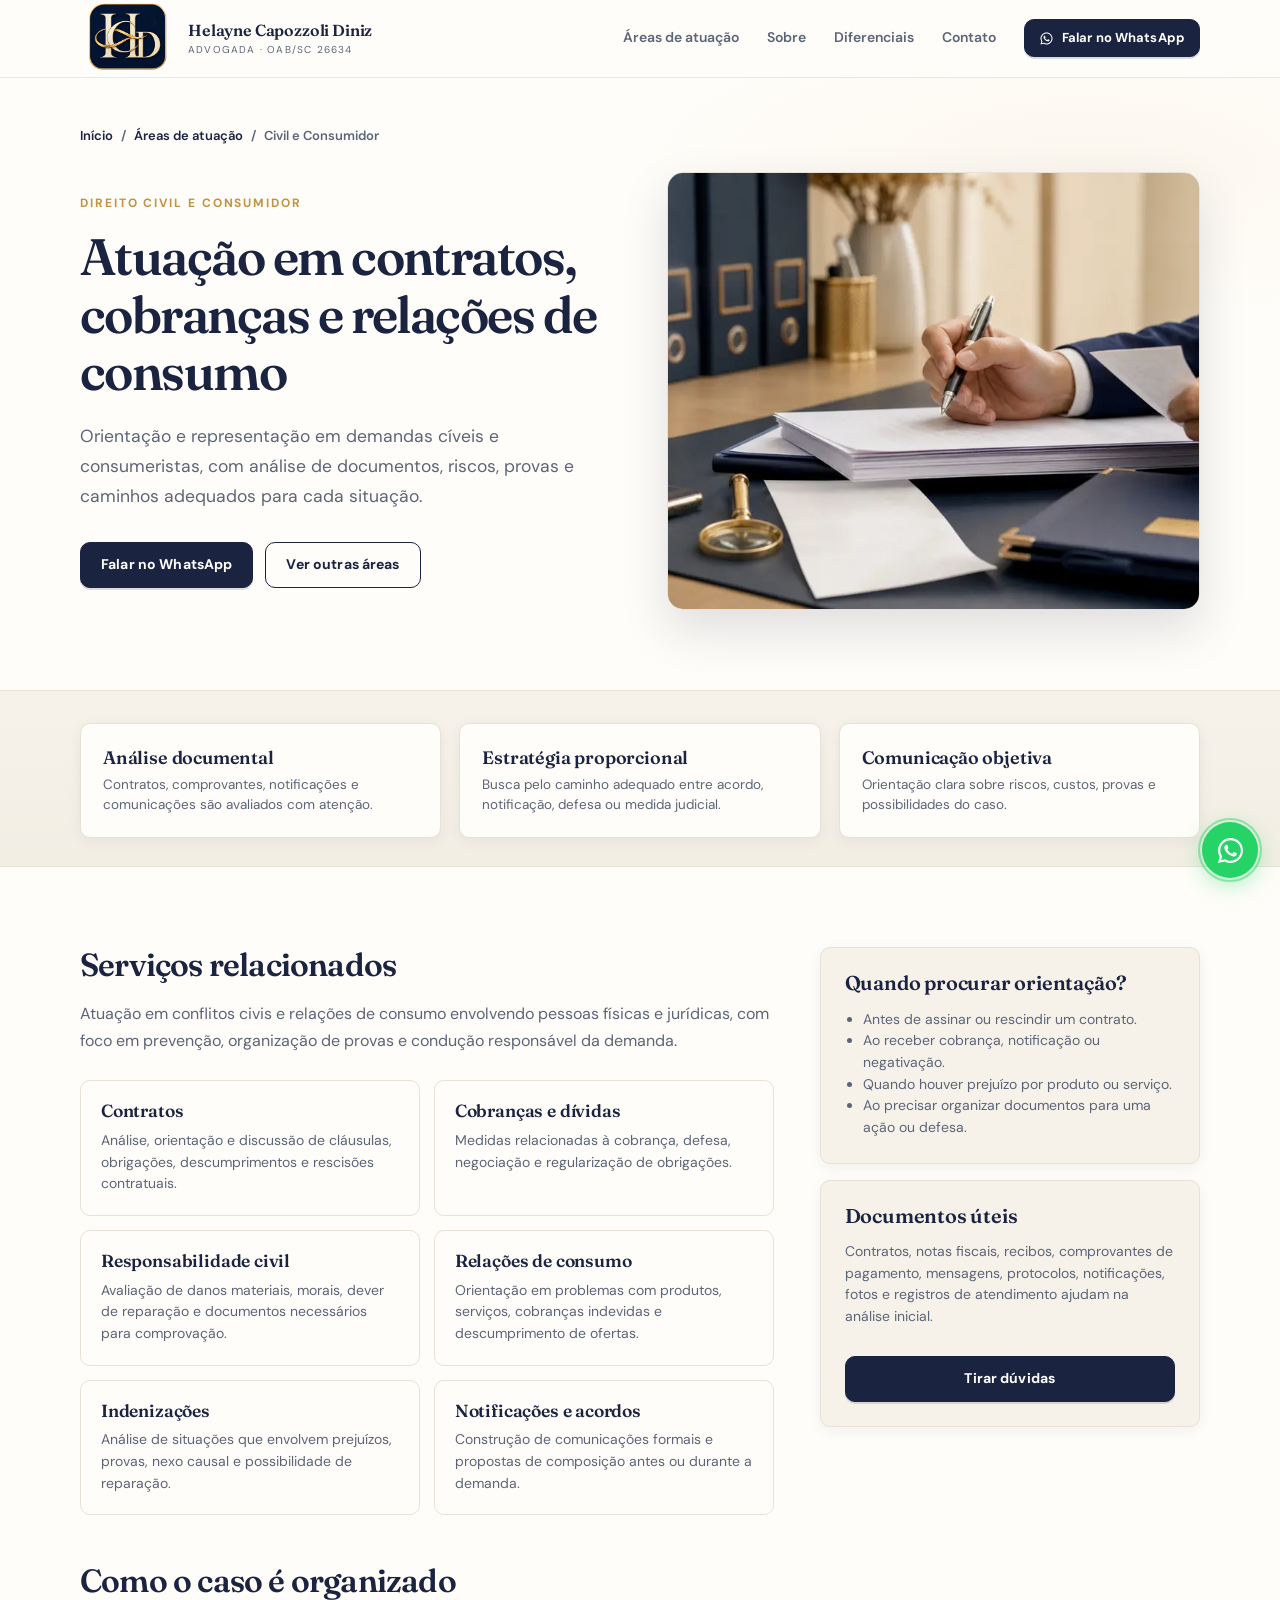
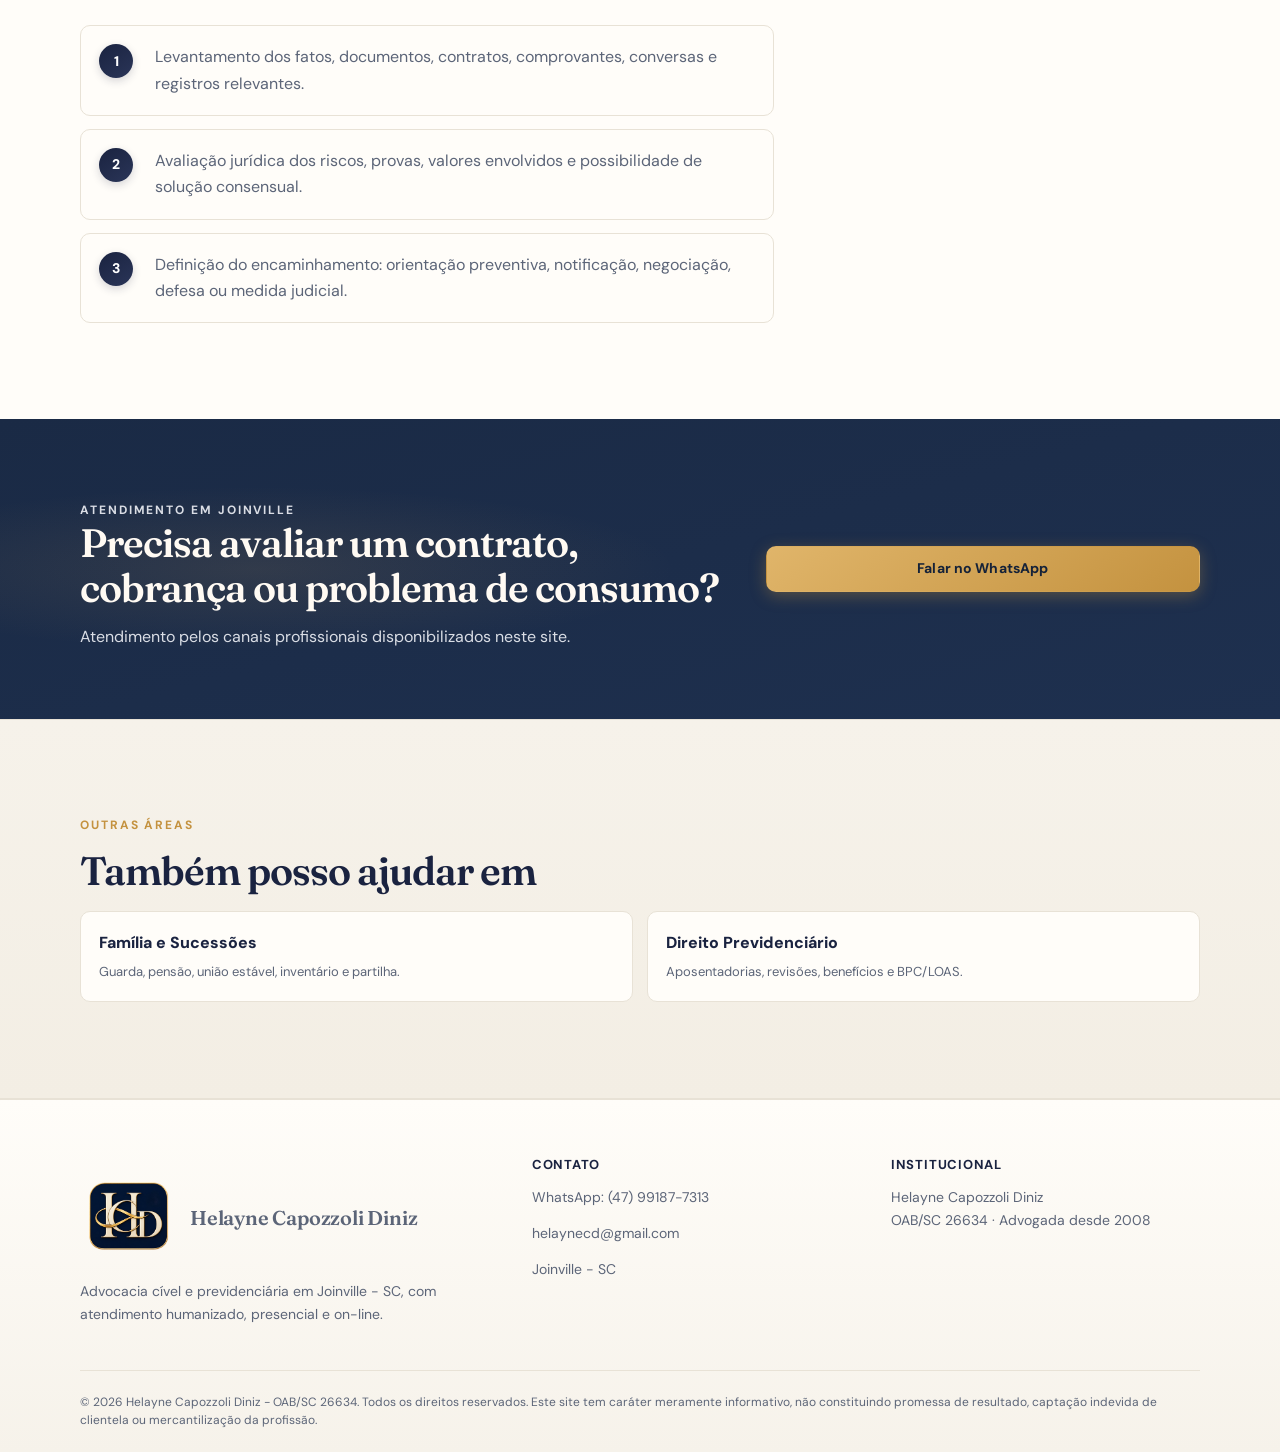
<file: servicos/civil-consumidor.html>
﻿<!doctype html>
<html lang="pt-BR">
  <head>
    <meta charset="UTF-8" />
    <meta name="viewport" content="width=device-width, initial-scale=1.0" />
    <meta
      name="description"
      content="Atuação em Direito Civil e do Consumidor em Joinville: contratos, cobranças, responsabilidade civil, indenizações e relações de consumo."
    />
    <meta name="theme-color" content="#202842" />
    <meta property="og:type" content="website" />
    <meta property="og:locale" content="pt_BR" />
    <meta property="og:url" content="https://www.helaynediniz.adv.br/servicos/civil-consumidor.html" />
    <meta property="og:title" content="Direito Civil e Consumidor | Helayne Capozzoli Diniz" />
    <meta property="og:description" content="Orientação jurídica em contratos, cobranças, responsabilidade civil e relações de consumo em Joinville - SC." />
    <meta property="og:image" content="https://www.helaynediniz.adv.br/public/civil-consumidor.webp" />
    <title>Direito Civil e Consumidor | Helayne Capozzoli Diniz</title>
    <link rel="canonical" href="https://www.helaynediniz.adv.br/servicos/civil-consumidor.html" />
    <link rel="icon" href="../public/favicon-hcd.png" type="image/png" sizes="any" />
    <link rel="apple-touch-icon" href="../public/favicon-hcd.png" />
    <link rel="preload" as="image" href="../public/civil-consumidor.webp" />
    <link rel="preconnect" href="https://fonts.googleapis.com" />
    <link rel="preconnect" href="https://fonts.gstatic.com" crossorigin />
    <link
      href="https://fonts.googleapis.com/css2?family=DM+Sans:opsz,wght@9..40,400;9..40,500;9..40,600;9..40,700&family=Fraunces:opsz,wght@9..144,500;9..144,600;9..144,700&display=swap"
      rel="stylesheet"
    />
    <link rel="stylesheet" href="../styles.css" />
  </head>
  <body>
    <header class="site-header">
      <div class="container header-content">
        <a class="brand" href="../index.html#inicio" aria-label="Ir para o início">
          <img class="brand-mark" src="../public/hcd-logo.png" width="96" height="96" alt="" />
          <span><strong>Helayne Capozzoli Diniz</strong><small>Advogada · OAB/SC 26634</small></span>
        </a>
        <nav class="desktop-nav" aria-label="Navegação principal">
          <a href="../index.html#areas">Áreas de atuação</a>
          <a href="../index.html#sobre">Sobre</a>
          <a href="../index.html#diferenciais">Diferenciais</a>
          <a href="../index.html#contato">Contato</a>
        </nav>
        <a class="button button-small header-cta" href="https://wa.me/5547991877313?text=Ol%C3%A1%2C%20Dra.%20Helayne.%20Gostaria%20de%20falar%20sobre%20Direito%20Civil%20e%20Consumidor." target="_blank" rel="noopener noreferrer">
          <span class="button-icon" aria-hidden="true"><svg class="whatsapp-logo" viewBox="0 0 32 32"><path d="M16.04 3.2c-7.1 0-12.86 5.75-12.86 12.84 0 2.27.6 4.49 1.73 6.43L3.07 29l6.69-1.75a12.8 12.8 0 0 0 6.27 1.6h.01c7.09 0 12.85-5.76 12.85-12.85S23.13 3.2 16.04 3.2Zm0 23.45h-.01c-1.9 0-3.77-.51-5.4-1.48l-.39-.23-3.97 1.04 1.06-3.87-.25-.4a10.58 10.58 0 0 1-1.63-5.67c0-5.85 4.76-10.61 10.62-10.61 2.83 0 5.49 1.1 7.49 3.1s3.1 4.66 3.1 7.49c0 5.85-4.76 10.62-10.62 10.62Zm5.82-7.95c-.32-.16-1.88-.93-2.17-1.04-.29-.11-.5-.16-.71.16-.21.32-.82 1.04-1 1.25-.18.21-.37.24-.69.08-.32-.16-1.35-.5-2.57-1.59-.95-.85-1.59-1.89-1.78-2.21-.18-.32-.02-.49.14-.65.14-.14.32-.37.48-.56.16-.18.21-.32.32-.53.11-.21.05-.4-.03-.56-.08-.16-.71-1.71-.98-2.34-.26-.62-.52-.54-.71-.55h-.61c-.21 0-.56.08-.85.4-.29.32-1.11 1.09-1.11 2.65s1.14 3.07 1.3 3.28c.16.21 2.24 3.42 5.42 4.79.76.33 1.35.52 1.81.67.76.24 1.46.21 2.01.13.61-.09 1.88-.77 2.14-1.51.26-.74.26-1.38.18-1.51-.08-.13-.29-.21-.61-.37Z" /></svg></span> Falar no WhatsApp
        </a>
        <button class="menu-button" type="button" aria-expanded="false" aria-controls="mobile-menu" aria-label="Abrir menu"><span></span><span></span><span></span></button>
      </div>
      <nav id="mobile-menu" class="mobile-nav" aria-label="Navegação mobile" hidden>
        <a href="../index.html#areas">Áreas de atuação</a>
        <a href="../index.html#sobre">Sobre</a>
        <a href="../index.html#diferenciais">Diferenciais</a>
        <a href="../index.html#contato">Contato</a>
        <a class="button" href="https://wa.me/5547991877313?text=Ol%C3%A1%2C%20Dra.%20Helayne.%20Gostaria%20de%20falar%20sobre%20Direito%20Civil%20e%20Consumidor." target="_blank" rel="noopener noreferrer">Falar no WhatsApp</a>
      </nav>
    </header>

    <main>
      <section class="service-hero">
        <div class="container">
          <nav class="breadcrumb" aria-label="Você está em">
            <a href="../index.html">Início</a><span aria-hidden="true">/</span><a href="../index.html#areas">Áreas de atuação</a><span aria-hidden="true">/</span><span>Civil e Consumidor</span>
          </nav>
          <div class="service-hero-grid">
            <div>
              <p class="eyebrow">Direito Civil e Consumidor</p>
              <h1>Atuação em contratos, cobranças e relações de consumo</h1>
              <p class="service-lead">
                Orientação e representação em demandas cíveis e consumeristas, com análise de documentos, riscos, provas e caminhos adequados para cada situação.
              </p>
              <div class="service-actions">
                <a class="button" href="https://wa.me/5547991877313?text=Ol%C3%A1%2C%20Dra.%20Helayne.%20Gostaria%20de%20falar%20sobre%20Direito%20Civil%20e%20Consumidor." target="_blank" rel="noopener noreferrer">Falar no WhatsApp</a>
                <a class="button button-outline" href="../index.html#areas">Ver outras áreas</a>
              </div>
            </div>
            <figure class="service-photo">
              <img src="../public/civil-consumidor.webp" width="1200" height="588" alt="Contrato, celular e documentos de consumo em mesa de escritório jurídico" loading="lazy" />
            </figure>
          </div>
        </div>
      </section>

      <section class="service-summary">
        <div class="container summary-grid">
          <div class="summary-item"><strong>Análise documental</strong><span>Contratos, comprovantes, notificações e comunicações são avaliados com atenção.</span></div>
          <div class="summary-item"><strong>Estratégia proporcional</strong><span>Busca pelo caminho adequado entre acordo, notificação, defesa ou medida judicial.</span></div>
          <div class="summary-item"><strong>Comunicação objetiva</strong><span>Orientação clara sobre riscos, custos, provas e possibilidades do caso.</span></div>
        </div>
      </section>

      <section class="service-content">
        <div class="container service-layout">
          <div>
            <section class="service-block">
              <h2>Serviços relacionados</h2>
              <p>Atuação em conflitos civis e relações de consumo envolvendo pessoas físicas e jurídicas, com foco em prevenção, organização de provas e condução responsável da demanda.</p>
              <div class="service-list-grid">
                <article class="service-feature"><h3>Contratos</h3><p>Análise, orientação e discussão de cláusulas, obrigações, descumprimentos e rescisões contratuais.</p></article>
                <article class="service-feature"><h3>Cobranças e dívidas</h3><p>Medidas relacionadas à cobrança, defesa, negociação e regularização de obrigações.</p></article>
                <article class="service-feature"><h3>Responsabilidade civil</h3><p>Avaliação de danos materiais, morais, dever de reparação e documentos necessários para comprovação.</p></article>
                <article class="service-feature"><h3>Relações de consumo</h3><p>Orientação em problemas com produtos, serviços, cobranças indevidas e descumprimento de ofertas.</p></article>
                <article class="service-feature"><h3>Indenizações</h3><p>Análise de situações que envolvem prejuízos, provas, nexo causal e possibilidade de reparação.</p></article>
                <article class="service-feature"><h3>Notificações e acordos</h3><p>Construção de comunicações formais e propostas de composição antes ou durante a demanda.</p></article>
              </div>
            </section>

            <section class="service-block">
              <h2>Como o caso é organizado</h2>
              <ol class="service-steps">
                <li><span>Levantamento dos fatos, documentos, contratos, comprovantes, conversas e registros relevantes.</span></li>
                <li><span>Avaliação jurídica dos riscos, provas, valores envolvidos e possibilidade de solução consensual.</span></li>
                <li><span>Definição do encaminhamento: orientação preventiva, notificação, negociação, defesa ou medida judicial.</span></li>
              </ol>
            </section>
          </div>

          <aside class="service-aside">
            <div class="aside-box">
              <h2>Quando procurar orientação?</h2>
              <ul>
                <li>Antes de assinar ou rescindir um contrato.</li>
                <li>Ao receber cobrança, notificação ou negativação.</li>
                <li>Quando houver prejuízo por produto ou serviço.</li>
                <li>Ao precisar organizar documentos para uma ação ou defesa.</li>
              </ul>
            </div>
            <div class="aside-box">
              <h3>Documentos úteis</h3>
              <p>Contratos, notas fiscais, recibos, comprovantes de pagamento, mensagens, protocolos, notificações, fotos e registros de atendimento ajudam na análise inicial.</p>
              <a class="button" href="https://wa.me/5547991877313?text=Ol%C3%A1%2C%20Dra.%20Helayne.%20Gostaria%20de%20orienta%C3%A7%C3%A3o%20sobre%20documentos%20para%20Direito%20Civil%20e%20Consumidor." target="_blank" rel="noopener noreferrer">Tirar dúvidas</a>
            </div>
          </aside>
        </div>
      </section>

      <section class="service-cta-band">
        <div class="container service-cta-grid">
          <div>
            <p class="eyebrow">Atendimento em Joinville</p>
            <h2>Precisa avaliar um contrato, cobrança ou problema de consumo?</h2>
            <p>Atendimento pelos canais profissionais disponibilizados neste site.</p>
          </div>
          <a class="button" href="https://wa.me/5547991877313?text=Ol%C3%A1%2C%20Dra.%20Helayne.%20Gostaria%20de%20informa%C3%A7%C3%B5es%20sobre%20Direito%20Civil%20e%20Consumidor." target="_blank" rel="noopener noreferrer">Falar no WhatsApp</a>
        </div>
      </section>

      <section class="section section-muted">
        <div class="container">
          <div class="section-heading">
            <p class="eyebrow">Outras áreas</p>
            <h2>Também posso ajudar em</h2>
          </div>
          <div class="related-services">
            <a href="familia-sucessoes.html">Família e Sucessões<span>Guarda, pensão, união estável, inventário e partilha.</span></a>
            <a href="previdenciario.html">Direito Previdenciário<span>Aposentadorias, revisões, benefícios e BPC/LOAS.</span></a>
          </div>
        </div>
      </section>
    </main>

    <footer class="site-footer">
      <div class="container footer-grid">
        <div><a class="brand brand-footer" href="../index.html#inicio"><img class="brand-mark" src="../public/hcd-logo.png" width="96" height="96" alt="" /><strong>Helayne Capozzoli Diniz</strong></a><p>Advocacia cível e previdenciária em Joinville - SC, com atendimento humanizado, presencial e on-line.</p></div>
        <div><h3>Contato</h3><a href="https://wa.me/5547991877313" target="_blank" rel="noopener noreferrer">WhatsApp: (47) 99187-7313</a><a href="mailto:helaynecd@gmail.com">helaynecd@gmail.com</a><p>Joinville - SC</p></div>
        <div><h3>Institucional</h3><p>Helayne Capozzoli Diniz<br />OAB/SC 26634 · Advogada desde 2008</p></div>
      </div>
      <div class="container copyright">© <span id="year"></span> Helayne Capozzoli Diniz - OAB/SC 26634. Todos os direitos reservados. Este site tem caráter meramente informativo, não constituindo promessa de resultado, captação indevida de clientela ou mercantilização da profissão.</div>
    </footer>
    <a class="whatsapp-float" href="https://wa.me/5547991877313?text=Ol%C3%A1%2C%20Dra.%20Helayne.%20Gostaria%20de%20falar%20sobre%20Direito%20Civil%20e%20Consumidor." target="_blank" rel="noopener noreferrer" aria-label="Falar no WhatsApp"><svg class="whatsapp-logo" viewBox="0 0 32 32" aria-hidden="true"><path d="M16.04 3.2c-7.1 0-12.86 5.75-12.86 12.84 0 2.27.6 4.49 1.73 6.43L3.07 29l6.69-1.75a12.8 12.8 0 0 0 6.27 1.6h.01c7.09 0 12.85-5.76 12.85-12.85S23.13 3.2 16.04 3.2Zm0 23.45h-.01c-1.9 0-3.77-.51-5.4-1.48l-.39-.23-3.97 1.04 1.06-3.87-.25-.4a10.58 10.58 0 0 1-1.63-5.67c0-5.85 4.76-10.61 10.62-10.61 2.83 0 5.49 1.1 7.49 3.1s3.1 4.66 3.1 7.49c0 5.85-4.76 10.62-10.62 10.62Zm5.82-7.95c-.32-.16-1.88-.93-2.17-1.04-.29-.11-.5-.16-.71.16-.21.32-.82 1.04-1 1.25-.18.21-.37.24-.69.08-.32-.16-1.35-.5-2.57-1.59-.95-.85-1.59-1.89-1.78-2.21-.18-.32-.02-.49.14-.65.14-.14.32-.37.48-.56.16-.18.21-.32.32-.53.11-.21.05-.4-.03-.56-.08-.16-.71-1.71-.98-2.34-.26-.62-.52-.54-.71-.55h-.61c-.21 0-.56.08-.85.4-.29.32-1.11 1.09-1.11 2.65s1.14 3.07 1.3 3.28c.16.21 2.24 3.42 5.42 4.79.76.33 1.35.52 1.81.67.76.24 1.46.21 2.01.13.61-.09 1.88-.77 2.14-1.51.26-.74.26-1.38.18-1.51-.08-.13-.29-.21-.61-.37Z" /></svg></a>
    <script src="../script.js"></script>
  </body>
</html>
</file>
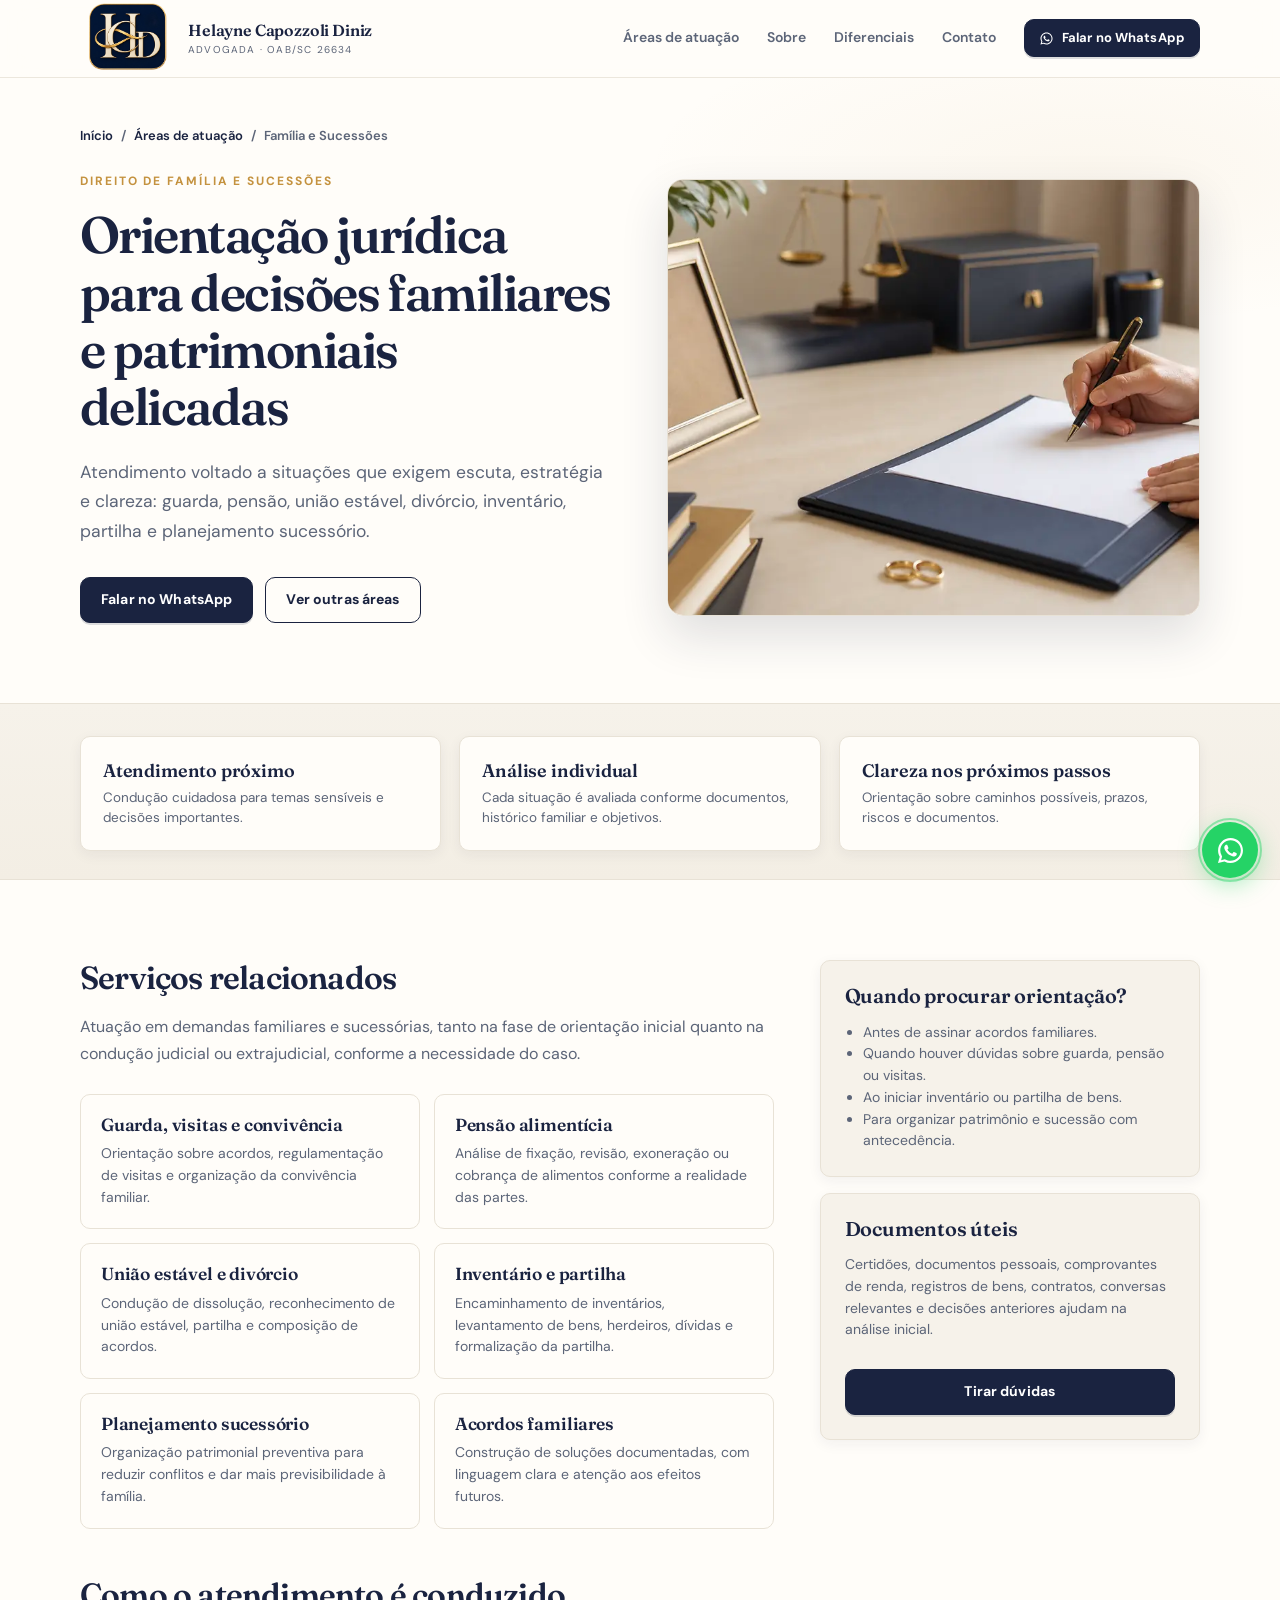
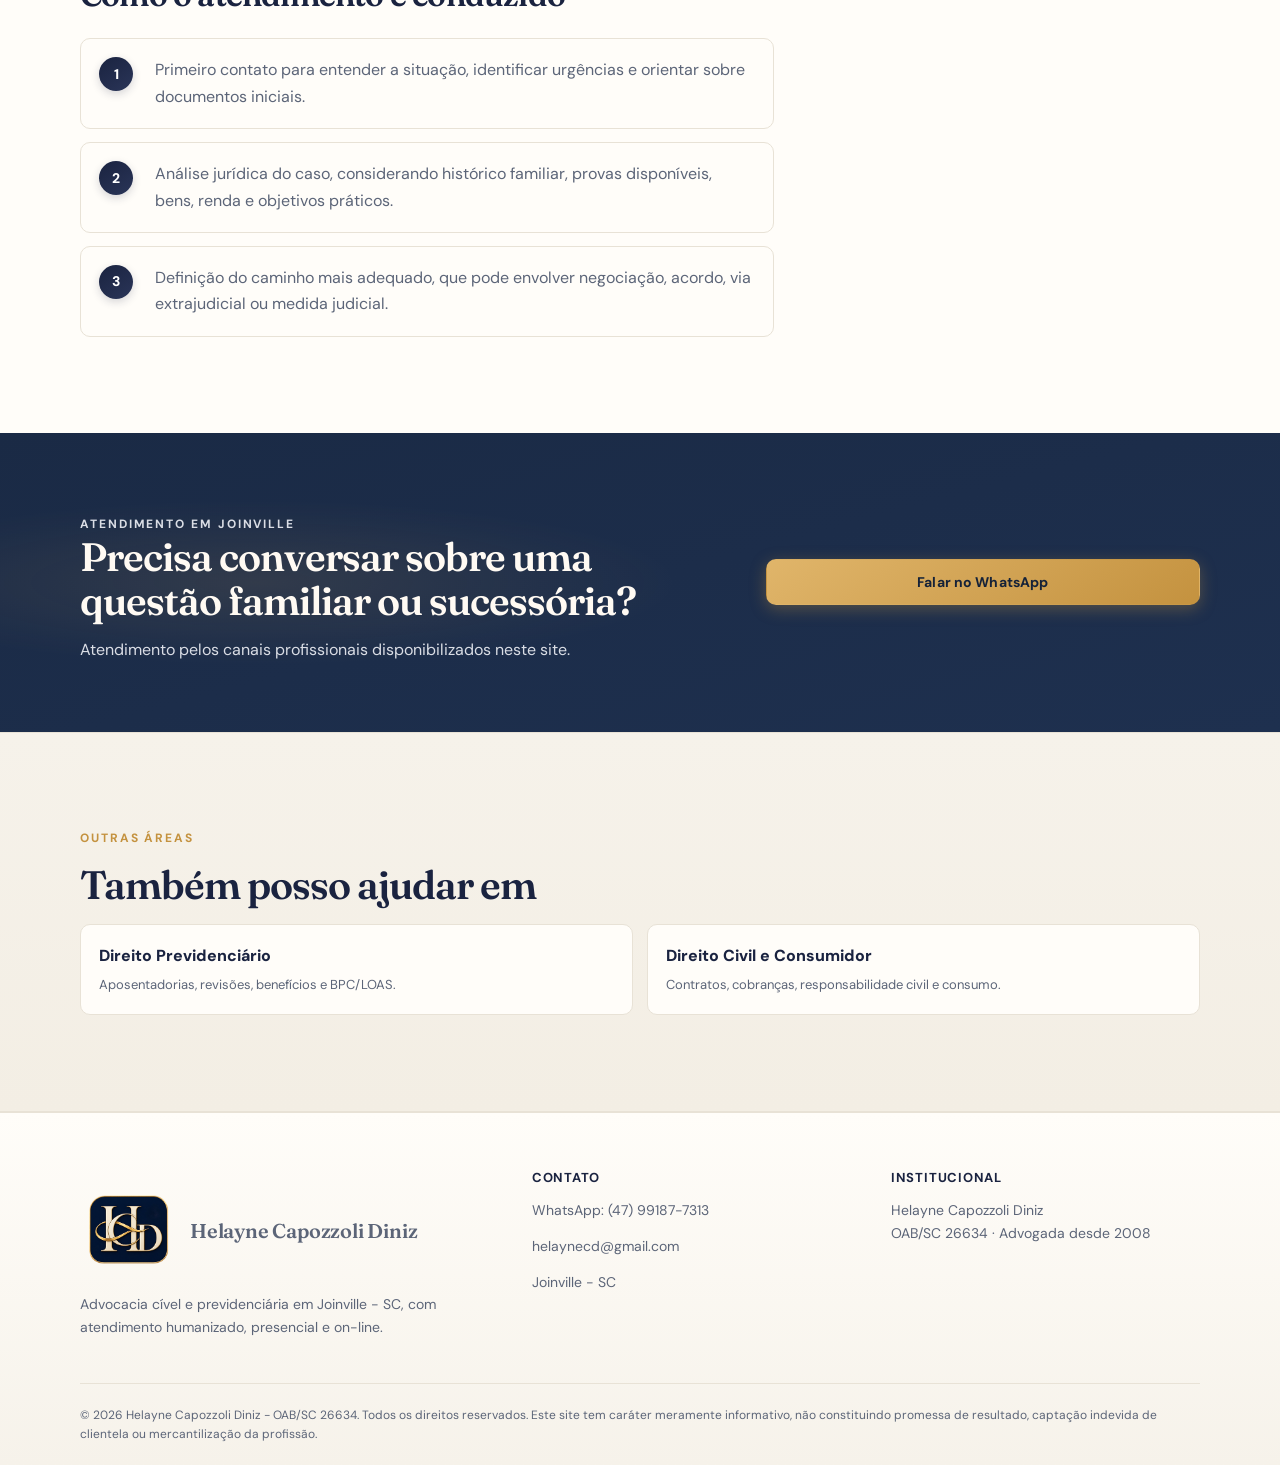
<file: servicos/familia-sucessoes.html>
﻿<!doctype html>
<html lang="pt-BR">
  <head>
    <meta charset="UTF-8" />
    <meta name="viewport" content="width=device-width, initial-scale=1.0" />
    <meta
      name="description"
      content="Atuação em Direito de Família e Sucessões em Joinville: guarda, pensão, união estável, inventário, partilha e planejamento sucessório."
    />
    <meta name="theme-color" content="#202842" />
    <meta property="og:type" content="website" />
    <meta property="og:locale" content="pt_BR" />
    <meta property="og:url" content="https://www.helaynediniz.adv.br/servicos/familia-sucessoes.html" />
    <meta property="og:title" content="Direito de Família e Sucessões | Helayne Capozzoli Diniz" />
    <meta
      property="og:description"
      content="Orientação jurídica em questões familiares e sucessórias, com atendimento próximo, claro e cuidadoso em Joinville - SC."
    />
    <meta property="og:image" content="https://www.helaynediniz.adv.br/public/familia-sucessoes.webp" />
    <title>Direito de Família e Sucessões | Helayne Capozzoli Diniz</title>
    <link rel="canonical" href="https://www.helaynediniz.adv.br/servicos/familia-sucessoes.html" />
    <link rel="icon" href="../public/favicon-hcd.png" type="image/png" sizes="any" />
    <link rel="apple-touch-icon" href="../public/favicon-hcd.png" />
    <link rel="preload" as="image" href="../public/familia-sucessoes.webp" />
    <link rel="preconnect" href="https://fonts.googleapis.com" />
    <link rel="preconnect" href="https://fonts.gstatic.com" crossorigin />
    <link
      href="https://fonts.googleapis.com/css2?family=DM+Sans:opsz,wght@9..40,400;9..40,500;9..40,600;9..40,700&family=Fraunces:opsz,wght@9..144,500;9..144,600;9..144,700&display=swap"
      rel="stylesheet"
    />
    <link rel="stylesheet" href="../styles.css" />
  </head>
  <body>
    <header class="site-header">
      <div class="container header-content">
        <a class="brand" href="../index.html#inicio" aria-label="Ir para o início">
          <img class="brand-mark" src="../public/hcd-logo.png" width="96" height="96" alt="" />
          <span>
            <strong>Helayne Capozzoli Diniz</strong>
            <small>Advogada · OAB/SC 26634</small>
          </span>
        </a>
        <nav class="desktop-nav" aria-label="Navegação principal">
          <a href="../index.html#areas">Áreas de atuação</a>
          <a href="../index.html#sobre">Sobre</a>
          <a href="../index.html#diferenciais">Diferenciais</a>
          <a href="../index.html#contato">Contato</a>
        </nav>
        <a class="button button-small header-cta" href="https://wa.me/5547991877313?text=Ol%C3%A1%2C%20Dra.%20Helayne.%20Gostaria%20de%20falar%20sobre%20Direito%20de%20Fam%C3%ADlia%20e%20Sucess%C3%B5es." target="_blank" rel="noopener noreferrer">
          <span class="button-icon" aria-hidden="true"><svg class="whatsapp-logo" viewBox="0 0 32 32"><path d="M16.04 3.2c-7.1 0-12.86 5.75-12.86 12.84 0 2.27.6 4.49 1.73 6.43L3.07 29l6.69-1.75a12.8 12.8 0 0 0 6.27 1.6h.01c7.09 0 12.85-5.76 12.85-12.85S23.13 3.2 16.04 3.2Zm0 23.45h-.01c-1.9 0-3.77-.51-5.4-1.48l-.39-.23-3.97 1.04 1.06-3.87-.25-.4a10.58 10.58 0 0 1-1.63-5.67c0-5.85 4.76-10.61 10.62-10.61 2.83 0 5.49 1.1 7.49 3.1s3.1 4.66 3.1 7.49c0 5.85-4.76 10.62-10.62 10.62Zm5.82-7.95c-.32-.16-1.88-.93-2.17-1.04-.29-.11-.5-.16-.71.16-.21.32-.82 1.04-1 1.25-.18.21-.37.24-.69.08-.32-.16-1.35-.5-2.57-1.59-.95-.85-1.59-1.89-1.78-2.21-.18-.32-.02-.49.14-.65.14-.14.32-.37.48-.56.16-.18.21-.32.32-.53.11-.21.05-.4-.03-.56-.08-.16-.71-1.71-.98-2.34-.26-.62-.52-.54-.71-.55h-.61c-.21 0-.56.08-.85.4-.29.32-1.11 1.09-1.11 2.65s1.14 3.07 1.3 3.28c.16.21 2.24 3.42 5.42 4.79.76.33 1.35.52 1.81.67.76.24 1.46.21 2.01.13.61-.09 1.88-.77 2.14-1.51.26-.74.26-1.38.18-1.51-.08-.13-.29-.21-.61-.37Z" /></svg></span> Falar no WhatsApp
        </a>
        <button class="menu-button" type="button" aria-expanded="false" aria-controls="mobile-menu" aria-label="Abrir menu">
          <span></span><span></span><span></span>
        </button>
      </div>
      <nav id="mobile-menu" class="mobile-nav" aria-label="Navegação mobile" hidden>
        <a href="../index.html#areas">Áreas de atuação</a>
        <a href="../index.html#sobre">Sobre</a>
        <a href="../index.html#diferenciais">Diferenciais</a>
        <a href="../index.html#contato">Contato</a>
        <a class="button" href="https://wa.me/5547991877313?text=Ol%C3%A1%2C%20Dra.%20Helayne.%20Gostaria%20de%20falar%20sobre%20Direito%20de%20Fam%C3%ADlia%20e%20Sucess%C3%B5es." target="_blank" rel="noopener noreferrer">Falar no WhatsApp</a>
      </nav>
    </header>

    <main>
      <section class="service-hero">
        <div class="container">
          <nav class="breadcrumb" aria-label="Você está em">
            <a href="../index.html">Início</a><span aria-hidden="true">/</span><a href="../index.html#areas">Áreas de atuação</a><span aria-hidden="true">/</span><span>Família e Sucessões</span>
          </nav>
          <div class="service-hero-grid">
            <div>
              <p class="eyebrow">Direito de Família e Sucessões</p>
              <h1>Orientação jurídica para decisões familiares e patrimoniais delicadas</h1>
              <p class="service-lead">
                Atendimento voltado a situações que exigem escuta, estratégia e clareza: guarda, pensão, união estável, divórcio, inventário, partilha e planejamento sucessório.
              </p>
              <div class="service-actions">
                <a class="button" href="https://wa.me/5547991877313?text=Ol%C3%A1%2C%20Dra.%20Helayne.%20Gostaria%20de%20falar%20sobre%20Direito%20de%20Fam%C3%ADlia%20e%20Sucess%C3%B5es." target="_blank" rel="noopener noreferrer">Falar no WhatsApp</a>
                <a class="button button-outline" href="../index.html#areas">Ver outras áreas</a>
              </div>
            </div>
            <figure class="service-photo">
              <img src="../public/familia-sucessoes.webp" width="1200" height="640" loading="lazy" alt="Documentos familiares e sucessórios em mesa de escritório jurídico" />
            </figure>
          </div>
        </div>
      </section>

      <section class="service-summary">
        <div class="container summary-grid">
          <div class="summary-item"><strong>Atendimento próximo</strong><span>Condução cuidadosa para temas sensíveis e decisões importantes.</span></div>
          <div class="summary-item"><strong>Análise individual</strong><span>Cada situação é avaliada conforme documentos, histórico familiar e objetivos.</span></div>
          <div class="summary-item"><strong>Clareza nos próximos passos</strong><span>Orientação sobre caminhos possíveis, prazos, riscos e documentos.</span></div>
        </div>
      </section>

      <section class="service-content">
        <div class="container service-layout">
          <div>
            <section class="service-block">
              <h2>Serviços relacionados</h2>
              <p>Atuação em demandas familiares e sucessórias, tanto na fase de orientação inicial quanto na condução judicial ou extrajudicial, conforme a necessidade do caso.</p>
              <div class="service-list-grid">
                <article class="service-feature"><h3>Guarda, visitas e convivência</h3><p>Orientação sobre acordos, regulamentação de visitas e organização da convivência familiar.</p></article>
                <article class="service-feature"><h3>Pensão alimentícia</h3><p>Análise de fixação, revisão, exoneração ou cobrança de alimentos conforme a realidade das partes.</p></article>
                <article class="service-feature"><h3>União estável e divórcio</h3><p>Condução de dissolução, reconhecimento de união estável, partilha e composição de acordos.</p></article>
                <article class="service-feature"><h3>Inventário e partilha</h3><p>Encaminhamento de inventários, levantamento de bens, herdeiros, dívidas e formalização da partilha.</p></article>
                <article class="service-feature"><h3>Planejamento sucessório</h3><p>Organização patrimonial preventiva para reduzir conflitos e dar mais previsibilidade à família.</p></article>
                <article class="service-feature"><h3>Acordos familiares</h3><p>Construção de soluções documentadas, com linguagem clara e atenção aos efeitos futuros.</p></article>
              </div>
            </section>

            <section class="service-block">
              <h2>Como o atendimento é conduzido</h2>
              <ol class="service-steps">
                <li><span>Primeiro contato para entender a situação, identificar urgências e orientar sobre documentos iniciais.</span></li>
                <li><span>Análise jurídica do caso, considerando histórico familiar, provas disponíveis, bens, renda e objetivos práticos.</span></li>
                <li><span>Definição do caminho mais adequado, que pode envolver negociação, acordo, via extrajudicial ou medida judicial.</span></li>
              </ol>
            </section>
          </div>

          <aside class="service-aside">
            <div class="aside-box">
              <h2>Quando procurar orientação?</h2>
              <ul>
                <li>Antes de assinar acordos familiares.</li>
                <li>Quando houver dúvidas sobre guarda, pensão ou visitas.</li>
                <li>Ao iniciar inventário ou partilha de bens.</li>
                <li>Para organizar patrimônio e sucessão com antecedência.</li>
              </ul>
            </div>
            <div class="aside-box">
              <h3>Documentos úteis</h3>
              <p>Certidões, documentos pessoais, comprovantes de renda, registros de bens, contratos, conversas relevantes e decisões anteriores ajudam na análise inicial.</p>
              <a class="button" href="https://wa.me/5547991877313?text=Ol%C3%A1%2C%20Dra.%20Helayne.%20Gostaria%20de%20orienta%C3%A7%C3%A3o%20sobre%20documentos%20para%20Fam%C3%ADlia%20e%20Sucess%C3%B5es." target="_blank" rel="noopener noreferrer">Tirar dúvidas</a>
            </div>
          </aside>
        </div>
      </section>

      <section class="service-cta-band">
        <div class="container service-cta-grid">
          <div>
            <p class="eyebrow">Atendimento em Joinville</p>
            <h2>Precisa conversar sobre uma questão familiar ou sucessória?</h2>
            <p>Atendimento pelos canais profissionais disponibilizados neste site.</p>
          </div>
          <a class="button" href="https://wa.me/5547991877313?text=Ol%C3%A1%2C%20Dra.%20Helayne.%20Gostaria%20de%20informa%C3%A7%C3%B5es%20sobre%20Fam%C3%ADlia%20e%20Sucess%C3%B5es." target="_blank" rel="noopener noreferrer">Falar no WhatsApp</a>
        </div>
      </section>

      <section class="section section-muted">
        <div class="container">
          <div class="section-heading">
            <p class="eyebrow">Outras áreas</p>
            <h2>Também posso ajudar em</h2>
          </div>
          <div class="related-services">
            <a href="previdenciario.html">Direito Previdenciário<span>Aposentadorias, revisões, benefícios e BPC/LOAS.</span></a>
            <a href="civil-consumidor.html">Direito Civil e Consumidor<span>Contratos, cobranças, responsabilidade civil e consumo.</span></a>
          </div>
        </div>
      </section>
    </main>

    <footer class="site-footer">
      <div class="container footer-grid">
        <div><a class="brand brand-footer" href="../index.html#inicio"><img class="brand-mark" src="../public/hcd-logo.png" width="96" height="96" alt="" /><strong>Helayne Capozzoli Diniz</strong></a><p>Advocacia cível e previdenciária em Joinville - SC, com atendimento humanizado, presencial e on-line.</p></div>
        <div><h3>Contato</h3><a href="https://wa.me/5547991877313" target="_blank" rel="noopener noreferrer">WhatsApp: (47) 99187-7313</a><a href="mailto:helaynecd@gmail.com">helaynecd@gmail.com</a><p>Joinville - SC</p></div>
        <div><h3>Institucional</h3><p>Helayne Capozzoli Diniz<br />OAB/SC 26634 · Advogada desde 2008</p></div>
      </div>
      <div class="container copyright">© <span id="year"></span> Helayne Capozzoli Diniz - OAB/SC 26634. Todos os direitos reservados. Este site tem caráter meramente informativo, não constituindo promessa de resultado, captação indevida de clientela ou mercantilização da profissão.</div>
    </footer>
    <a class="whatsapp-float" href="https://wa.me/5547991877313?text=Ol%C3%A1%2C%20Dra.%20Helayne.%20Gostaria%20de%20falar%20sobre%20Direito%20de%20Fam%C3%ADlia%20e%20Sucess%C3%B5es." target="_blank" rel="noopener noreferrer" aria-label="Falar no WhatsApp"><svg class="whatsapp-logo" viewBox="0 0 32 32" aria-hidden="true"><path d="M16.04 3.2c-7.1 0-12.86 5.75-12.86 12.84 0 2.27.6 4.49 1.73 6.43L3.07 29l6.69-1.75a12.8 12.8 0 0 0 6.27 1.6h.01c7.09 0 12.85-5.76 12.85-12.85S23.13 3.2 16.04 3.2Zm0 23.45h-.01c-1.9 0-3.77-.51-5.4-1.48l-.39-.23-3.97 1.04 1.06-3.87-.25-.4a10.58 10.58 0 0 1-1.63-5.67c0-5.85 4.76-10.61 10.62-10.61 2.83 0 5.49 1.1 7.49 3.1s3.1 4.66 3.1 7.49c0 5.85-4.76 10.62-10.62 10.62Zm5.82-7.95c-.32-.16-1.88-.93-2.17-1.04-.29-.11-.5-.16-.71.16-.21.32-.82 1.04-1 1.25-.18.21-.37.24-.69.08-.32-.16-1.35-.5-2.57-1.59-.95-.85-1.59-1.89-1.78-2.21-.18-.32-.02-.49.14-.65.14-.14.32-.37.48-.56.16-.18.21-.32.32-.53.11-.21.05-.4-.03-.56-.08-.16-.71-1.71-.98-2.34-.26-.62-.52-.54-.71-.55h-.61c-.21 0-.56.08-.85.4-.29.32-1.11 1.09-1.11 2.65s1.14 3.07 1.3 3.28c.16.21 2.24 3.42 5.42 4.79.76.33 1.35.52 1.81.67.76.24 1.46.21 2.01.13.61-.09 1.88-.77 2.14-1.51.26-.74.26-1.38.18-1.51-.08-.13-.29-.21-.61-.37Z" /></svg></a>
    <script src="../script.js"></script>
  </body>
</html>
</file>
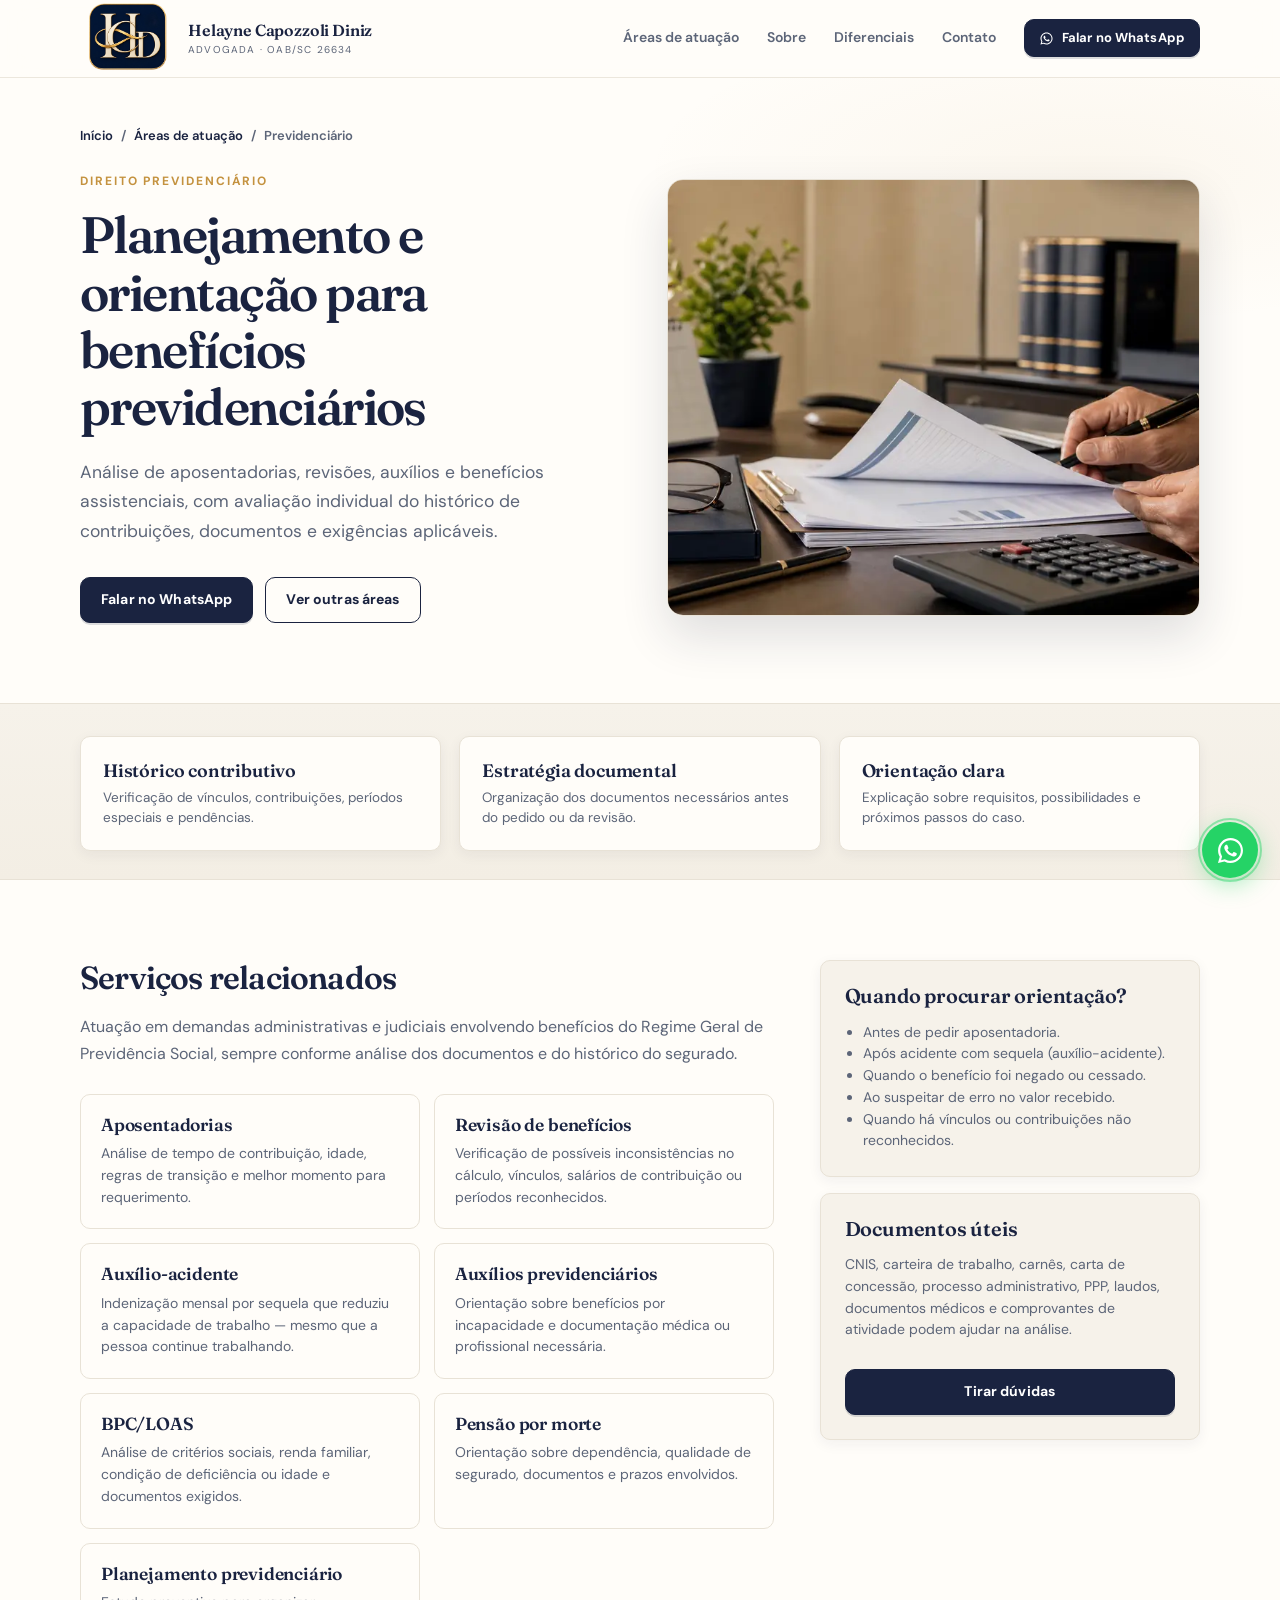
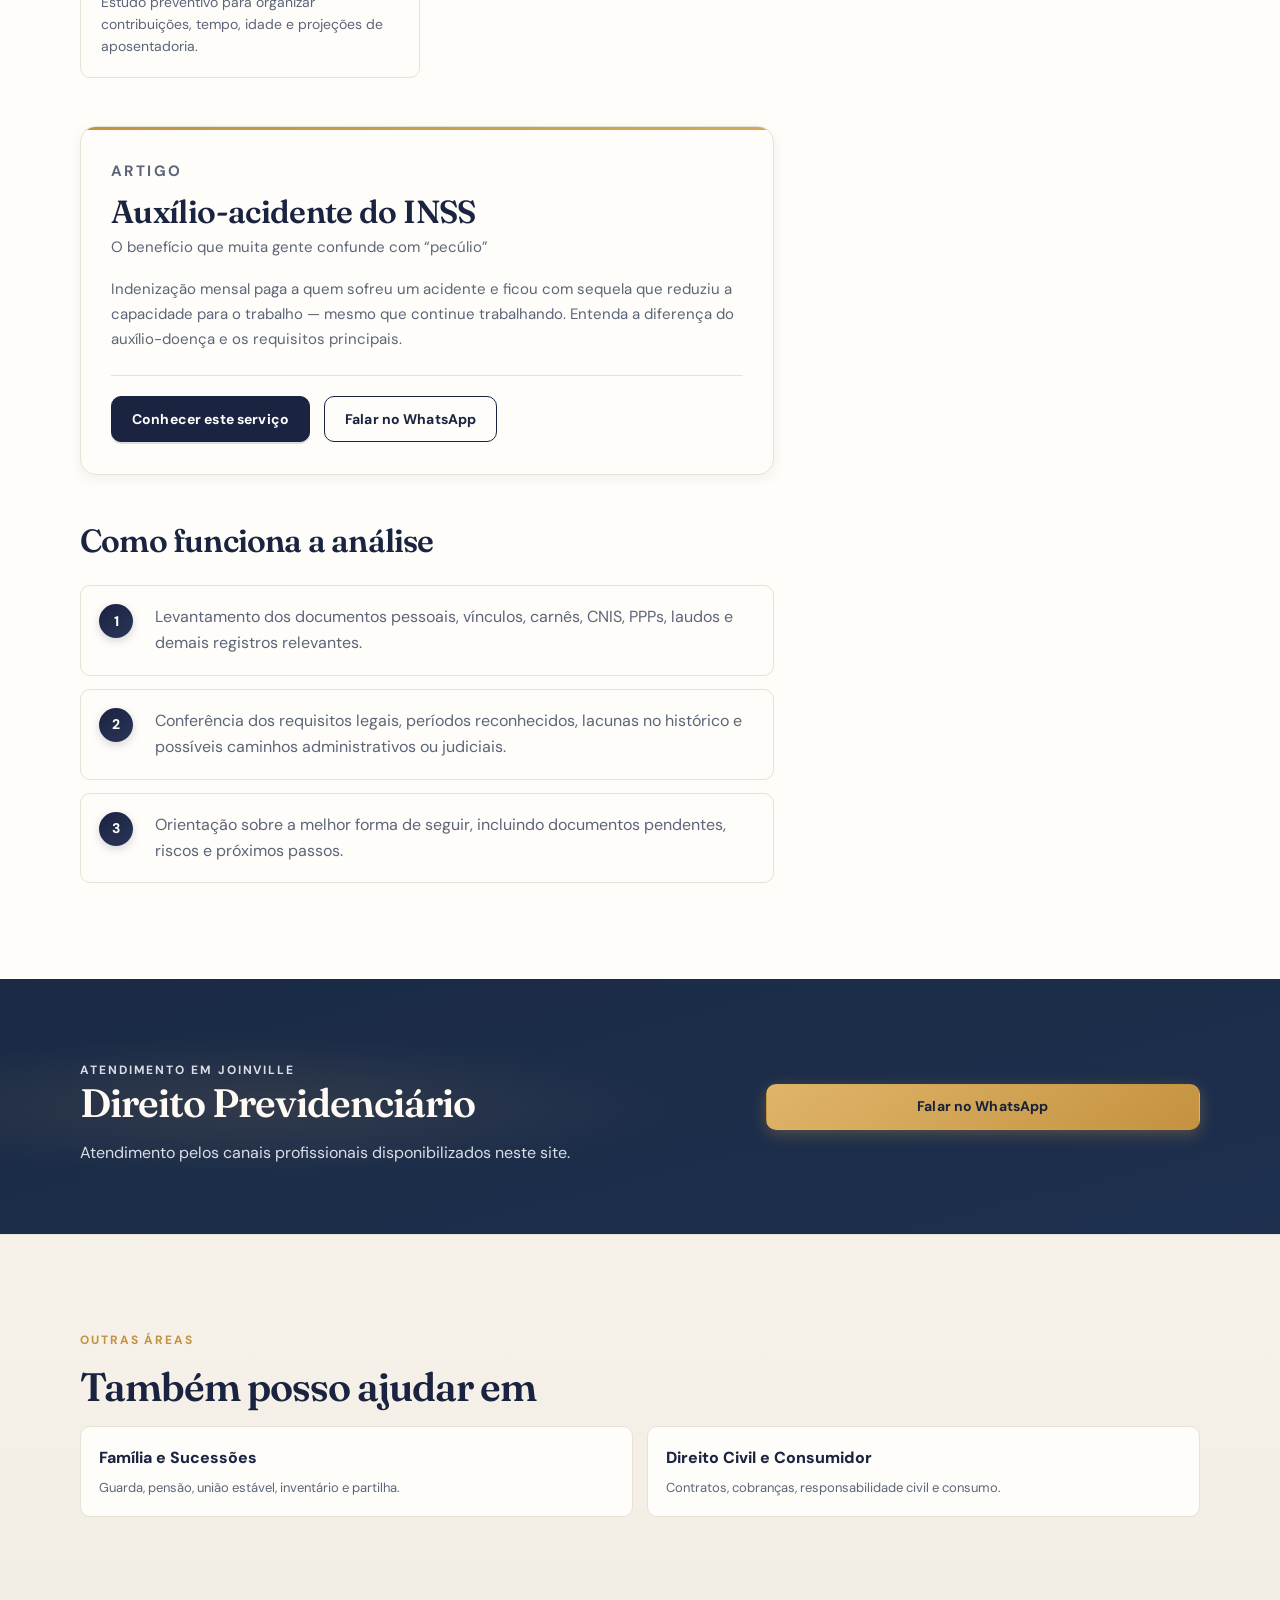
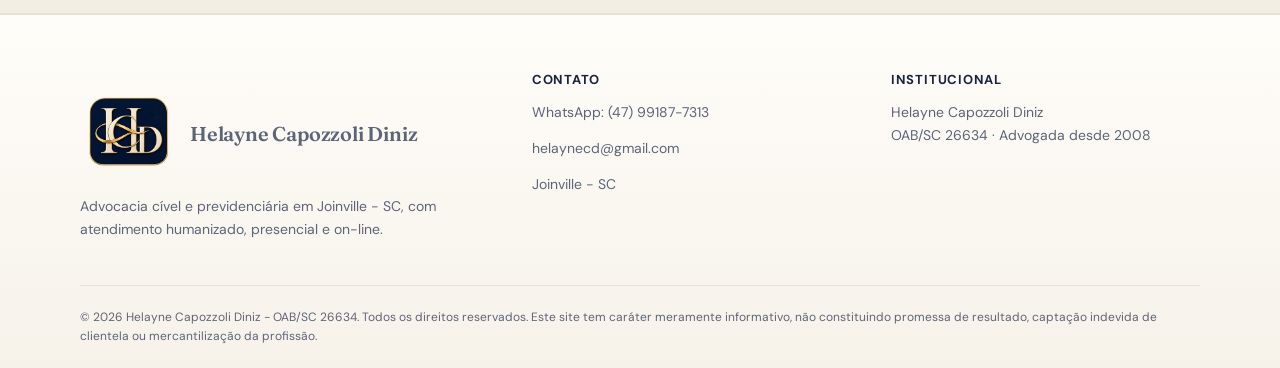
<file: servicos/previdenciario.html>
﻿<!doctype html>
<html lang="pt-BR">
  <head>
    <meta charset="UTF-8" />
    <meta name="viewport" content="width=device-width, initial-scale=1.0" />
    <meta
      name="description"
      content="Atuação em Direito Previdenciário em Joinville: aposentadorias, auxílio-acidente, revisão de benefícios, auxílios, pensão por morte e BPC/LOAS."
    />
    <meta name="theme-color" content="#202842" />
    <meta property="og:type" content="website" />
    <meta property="og:locale" content="pt_BR" />
    <meta property="og:url" content="https://www.helaynediniz.adv.br/servicos/previdenciario.html" />
    <meta property="og:title" content="Direito Previdenciário | Helayne Capozzoli Diniz" />
    <meta property="og:description" content="Orientação em aposentadorias, revisões e benefícios previdenciários em Joinville - SC." />
    <meta property="og:image" content="https://www.helaynediniz.adv.br/public/previdenciario.webp" />
    <title>Direito Previdenciário | Helayne Capozzoli Diniz</title>
    <link rel="canonical" href="https://www.helaynediniz.adv.br/servicos/previdenciario.html" />
    <link rel="icon" href="../public/favicon-hcd.png" type="image/png" sizes="any" />
    <link rel="apple-touch-icon" href="../public/favicon-hcd.png" />
    <link rel="preload" as="image" href="../public/previdenciario.webp" />
    <link rel="preconnect" href="https://fonts.googleapis.com" />
    <link rel="preconnect" href="https://fonts.gstatic.com" crossorigin />
    <link
      href="https://fonts.googleapis.com/css2?family=DM+Sans:opsz,wght@9..40,400;9..40,500;9..40,600;9..40,700&family=Fraunces:opsz,wght@9..144,500;9..144,600;9..144,700&display=swap"
      rel="stylesheet"
    />
    <link rel="stylesheet" href="../styles.css" />
  </head>
  <body>
    <header class="site-header">
      <div class="container header-content">
        <a class="brand" href="../index.html#inicio" aria-label="Ir para o início">
          <img class="brand-mark" src="../public/hcd-logo.png" width="96" height="96" alt="" />
          <span><strong>Helayne Capozzoli Diniz</strong><small>Advogada · OAB/SC 26634</small></span>
        </a>
        <nav class="desktop-nav" aria-label="Navegação principal">
          <a href="../index.html#areas">Áreas de atuação</a>
          <a href="../index.html#sobre">Sobre</a>
          <a href="../index.html#diferenciais">Diferenciais</a>
          <a href="../index.html#contato">Contato</a>
        </nav>
        <a class="button button-small header-cta" href="https://wa.me/5547991877313?text=Ol%C3%A1%2C%20Dra.%20Helayne.%20Gostaria%20de%20falar%20sobre%20Direito%20Previdenci%C3%A1rio." target="_blank" rel="noopener noreferrer">
          <span class="button-icon" aria-hidden="true"><svg class="whatsapp-logo" viewBox="0 0 32 32"><path d="M16.04 3.2c-7.1 0-12.86 5.75-12.86 12.84 0 2.27.6 4.49 1.73 6.43L3.07 29l6.69-1.75a12.8 12.8 0 0 0 6.27 1.6h.01c7.09 0 12.85-5.76 12.85-12.85S23.13 3.2 16.04 3.2Zm0 23.45h-.01c-1.9 0-3.77-.51-5.4-1.48l-.39-.23-3.97 1.04 1.06-3.87-.25-.4a10.58 10.58 0 0 1-1.63-5.67c0-5.85 4.76-10.61 10.62-10.61 2.83 0 5.49 1.1 7.49 3.1s3.1 4.66 3.1 7.49c0 5.85-4.76 10.62-10.62 10.62Zm5.82-7.95c-.32-.16-1.88-.93-2.17-1.04-.29-.11-.5-.16-.71.16-.21.32-.82 1.04-1 1.25-.18.21-.37.24-.69.08-.32-.16-1.35-.5-2.57-1.59-.95-.85-1.59-1.89-1.78-2.21-.18-.32-.02-.49.14-.65.14-.14.32-.37.48-.56.16-.18.21-.32.32-.53.11-.21.05-.4-.03-.56-.08-.16-.71-1.71-.98-2.34-.26-.62-.52-.54-.71-.55h-.61c-.21 0-.56.08-.85.4-.29.32-1.11 1.09-1.11 2.65s1.14 3.07 1.3 3.28c.16.21 2.24 3.42 5.42 4.79.76.33 1.35.52 1.81.67.76.24 1.46.21 2.01.13.61-.09 1.88-.77 2.14-1.51.26-.74.26-1.38.18-1.51-.08-.13-.29-.21-.61-.37Z" /></svg></span> Falar no WhatsApp
        </a>
        <button class="menu-button" type="button" aria-expanded="false" aria-controls="mobile-menu" aria-label="Abrir menu"><span></span><span></span><span></span></button>
      </div>
      <nav id="mobile-menu" class="mobile-nav" aria-label="Navegação mobile" hidden>
        <a href="../index.html#areas">Áreas de atuação</a>
        <a href="../index.html#sobre">Sobre</a>
        <a href="../index.html#diferenciais">Diferenciais</a>
        <a href="../index.html#contato">Contato</a>
        <a class="button" href="https://wa.me/5547991877313?text=Ol%C3%A1%2C%20Dra.%20Helayne.%20Gostaria%20de%20falar%20sobre%20Direito%20Previdenci%C3%A1rio." target="_blank" rel="noopener noreferrer">Falar no WhatsApp</a>
      </nav>
    </header>

    <main>
      <section class="service-hero">
        <div class="container">
          <nav class="breadcrumb" aria-label="Você está em">
            <a href="../index.html">Início</a><span aria-hidden="true">/</span><a href="../index.html#areas">Áreas de atuação</a><span aria-hidden="true">/</span><span>Previdenciário</span>
          </nav>
          <div class="service-hero-grid">
            <div>
              <p class="eyebrow">Direito Previdenciário</p>
              <h1>Planejamento e orientação para benefícios previdenciários</h1>
              <p class="service-lead">
                Análise de aposentadorias, revisões, auxílios e benefícios assistenciais, com avaliação individual do histórico de contribuições, documentos e exigências aplicáveis.
              </p>
              <div class="service-actions">
                <a class="button" href="https://wa.me/5547991877313?text=Ol%C3%A1%2C%20Dra.%20Helayne.%20Gostaria%20de%20falar%20sobre%20Direito%20Previdenci%C3%A1rio." target="_blank" rel="noopener noreferrer">Falar no WhatsApp</a>
                <a class="button button-outline" href="../index.html#areas">Ver outras áreas</a>
              </div>
            </div>
            <figure class="service-photo">
              <img src="../public/previdenciario.webp" width="1200" height="600" loading="lazy" alt="Documentos previdenciários, agenda e cálculo em mesa de escritório jurídico" />
            </figure>
          </div>
        </div>
      </section>

      <section class="service-summary">
        <div class="container summary-grid">
          <div class="summary-item"><strong>Histórico contributivo</strong><span>Verificação de vínculos, contribuições, períodos especiais e pendências.</span></div>
          <div class="summary-item"><strong>Estratégia documental</strong><span>Organização dos documentos necessários antes do pedido ou da revisão.</span></div>
          <div class="summary-item"><strong>Orientação clara</strong><span>Explicação sobre requisitos, possibilidades e próximos passos do caso.</span></div>
        </div>
      </section>

      <section class="service-content">
        <div class="container service-layout">
          <div>
            <section class="service-block">
              <h2>Serviços relacionados</h2>
              <p>Atuação em demandas administrativas e judiciais envolvendo benefícios do Regime Geral de Previdência Social, sempre conforme análise dos documentos e do histórico do segurado.</p>
              <div class="service-list-grid">
                <article class="service-feature"><h3>Aposentadorias</h3><p>Análise de tempo de contribuição, idade, regras de transição e melhor momento para requerimento.</p></article>
                <article class="service-feature"><h3>Revisão de benefícios</h3><p>Verificação de possíveis inconsistências no cálculo, vínculos, salários de contribuição ou períodos reconhecidos.</p></article>
                <article class="service-feature"><h3>Auxílio-acidente</h3><p>Indenização mensal por sequela que reduziu a capacidade de trabalho — mesmo que a pessoa continue trabalhando.</p></article>
                <article class="service-feature"><h3>Auxílios previdenciários</h3><p>Orientação sobre benefícios por incapacidade e documentação médica ou profissional necessária.</p></article>
                <article class="service-feature"><h3>BPC/LOAS</h3><p>Análise de critérios sociais, renda familiar, condição de deficiência ou idade e documentos exigidos.</p></article>
                <article class="service-feature"><h3>Pensão por morte</h3><p>Orientação sobre dependência, qualidade de segurado, documentos e prazos envolvidos.</p></article>
                <article class="service-feature"><h3>Planejamento previdenciário</h3><p>Estudo preventivo para organizar contribuições, tempo, idade e projeções de aposentadoria.</p></article>
              </div>
            </section>


            
            <section class="service-block">
              <article class="topic-card">
                <p class="eyebrow">Artigo</p>
                <h2>Auxílio-acidente do INSS</h2>
                <p class="topic-subtitle">O benefício que muita gente confunde com “pecúlio”</p>
                <p>
                  Indenização mensal paga a quem sofreu um acidente e ficou com sequela que reduziu a capacidade para o trabalho — mesmo que continue trabalhando. Entenda a diferença do auxílio-doença e os requisitos principais.
                </p>
                <div class="topic-cta">
                  <a class="button" href="auxilio-acidente.html">Conhecer este serviço</a>
                  <a class="button button-outline" href="https://wa.me/5547991877313?text=Ol%C3%A1%2C%20Dra.%20Helayne.%20Gostaria%20de%20falar%20sobre%20aux%C3%ADlio-acidente." target="_blank" rel="noopener noreferrer">Falar no WhatsApp</a>
                </div>
              </article>
            </section>



            <section class="service-block">
              <h2>Como funciona a análise</h2>
              <ol class="service-steps">
                <li><span>Levantamento dos documentos pessoais, vínculos, carnês, CNIS, PPPs, laudos e demais registros relevantes.</span></li>
                <li><span>Conferência dos requisitos legais, períodos reconhecidos, lacunas no histórico e possíveis caminhos administrativos ou judiciais.</span></li>
                <li><span>Orientação sobre a melhor forma de seguir, incluindo documentos pendentes, riscos e próximos passos.</span></li>
              </ol>
            </section>
          </div>

          <aside class="service-aside">
            <div class="aside-box">
              <h2>Quando procurar orientação?</h2>
              <ul>
                <li>Antes de pedir aposentadoria.</li>
                <li>Após acidente com sequela (auxílio-acidente).</li>
                <li>Quando o benefício foi negado ou cessado.</li>
                <li>Ao suspeitar de erro no valor recebido.</li>
                <li>Quando há vínculos ou contribuições não reconhecidos.</li>
              </ul>
            </div>
            <div class="aside-box">
              <h3>Documentos úteis</h3>
              <p>CNIS, carteira de trabalho, carnês, carta de concessão, processo administrativo, PPP, laudos, documentos médicos e comprovantes de atividade podem ajudar na análise.</p>
              <a class="button" href="https://wa.me/5547991877313?text=Ol%C3%A1%2C%20Dra.%20Helayne.%20Gostaria%20de%20orienta%C3%A7%C3%A3o%20sobre%20documentos%20previdenci%C3%A1rios." target="_blank" rel="noopener noreferrer">Tirar dúvidas</a>
            </div>
          </aside>
        </div>
      </section>

      <section class="service-cta-band">
        <div class="container service-cta-grid">
          <div>
            <p class="eyebrow">Atendimento em Joinville</p>
            <h2>Direito Previdenciário</h2>
            <p>Atendimento pelos canais profissionais disponibilizados neste site.</p>
          </div>
          <a class="button" href="https://wa.me/5547991877313?text=Ol%C3%A1%2C%20Dra.%20Helayne.%20Gostaria%20de%20informa%C3%A7%C3%B5es%20sobre%20Direito%20Previdenci%C3%A1rio." target="_blank" rel="noopener noreferrer">Falar no WhatsApp</a>
        </div>
      </section>

      <section class="section section-muted">
        <div class="container">
          <div class="section-heading">
            <p class="eyebrow">Outras áreas</p>
            <h2>Também posso ajudar em</h2>
          </div>
          <div class="related-services">
            <a href="familia-sucessoes.html">Família e Sucessões<span>Guarda, pensão, união estável, inventário e partilha.</span></a>
            <a href="civil-consumidor.html">Direito Civil e Consumidor<span>Contratos, cobranças, responsabilidade civil e consumo.</span></a>
          </div>
        </div>
      </section>
    </main>

    <footer class="site-footer">
      <div class="container footer-grid">
        <div><a class="brand brand-footer" href="../index.html#inicio"><img class="brand-mark" src="../public/hcd-logo.png" width="96" height="96" alt="" /><strong>Helayne Capozzoli Diniz</strong></a><p>Advocacia cível e previdenciária em Joinville - SC, com atendimento humanizado, presencial e on-line.</p></div>
        <div><h3>Contato</h3><a href="https://wa.me/5547991877313" target="_blank" rel="noopener noreferrer">WhatsApp: (47) 99187-7313</a><a href="mailto:helaynecd@gmail.com">helaynecd@gmail.com</a><p>Joinville - SC</p></div>
        <div><h3>Institucional</h3><p>Helayne Capozzoli Diniz<br />OAB/SC 26634 · Advogada desde 2008</p></div>
      </div>
      <div class="container copyright">© <span id="year"></span> Helayne Capozzoli Diniz - OAB/SC 26634. Todos os direitos reservados. Este site tem caráter meramente informativo, não constituindo promessa de resultado, captação indevida de clientela ou mercantilização da profissão.</div>
    </footer>
    <a class="whatsapp-float" href="https://wa.me/5547991877313?text=Ol%C3%A1%2C%20Dra.%20Helayne.%20Gostaria%20de%20falar%20sobre%20Direito%20Previdenci%C3%A1rio." target="_blank" rel="noopener noreferrer" aria-label="Falar no WhatsApp"><svg class="whatsapp-logo" viewBox="0 0 32 32" aria-hidden="true"><path d="M16.04 3.2c-7.1 0-12.86 5.75-12.86 12.84 0 2.27.6 4.49 1.73 6.43L3.07 29l6.69-1.75a12.8 12.8 0 0 0 6.27 1.6h.01c7.09 0 12.85-5.76 12.85-12.85S23.13 3.2 16.04 3.2Zm0 23.45h-.01c-1.9 0-3.77-.51-5.4-1.48l-.39-.23-3.97 1.04 1.06-3.87-.25-.4a10.58 10.58 0 0 1-1.63-5.67c0-5.85 4.76-10.61 10.62-10.61 2.83 0 5.49 1.1 7.49 3.1s3.1 4.66 3.1 7.49c0 5.85-4.76 10.62-10.62 10.62Zm5.82-7.95c-.32-.16-1.88-.93-2.17-1.04-.29-.11-.5-.16-.71.16-.21.32-.82 1.04-1 1.25-.18.21-.37.24-.69.08-.32-.16-1.35-.5-2.57-1.59-.95-.85-1.59-1.89-1.78-2.21-.18-.32-.02-.49.14-.65.14-.14.32-.37.48-.56.16-.18.21-.32.32-.53.11-.21.05-.4-.03-.56-.08-.16-.71-1.71-.98-2.34-.26-.62-.52-.54-.71-.55h-.61c-.21 0-.56.08-.85.4-.29.32-1.11 1.09-1.11 2.65s1.14 3.07 1.3 3.28c.16.21 2.24 3.42 5.42 4.79.76.33 1.35.52 1.81.67.76.24 1.46.21 2.01.13.61-.09 1.88-.77 2.14-1.51.26-.74.26-1.38.18-1.51-.08-.13-.29-.21-.61-.37Z" /></svg></a>
    <script src="../script.js"></script>
  </body>
</html>
</file>
<file: styles.css>
:root {
  --ink: #1a2340;
  --ink-soft: #2a3558;
  --muted: #5c6578;
  --paper: #fffdf9;
  --sand: #f6f2ea;
  --sand-deep: #efe9de;
  --gold: #c4923f;
  --gold-soft: #d4a85c;
  --gold-muted: #f0e2c9;
  --line: #e8e2d6;
  --line-strong: #d9d1c3;
  --shadow: 0 12px 32px rgba(26, 35, 64, 0.1);
  --shadow-sm: 0 4px 14px rgba(26, 35, 64, 0.06);
  --shadow-lg: 0 20px 48px rgba(26, 35, 64, 0.14);
  --radius: 16px;
  --radius-sm: 10px;
  --serif: Fraunces, Georgia, serif;
  --sans: "DM Sans", Arial, sans-serif;
  --ease: cubic-bezier(0.22, 1, 0.36, 1);
}

* { box-sizing: border-box; }

html { scroll-behavior: smooth; overflow-x: hidden; }

body {
  margin: 0;
  overflow-x: hidden;
  background: var(--paper);
  color: var(--ink);
  font: 400 16px/1.65 var(--sans);
  -webkit-font-smoothing: antialiased;
  text-rendering: optimizeLegibility;
}

::selection {
  background: rgba(196, 146, 63, 0.22);
  color: var(--ink);
}

a { color: inherit; text-decoration: none; }

a:focus-visible,
button:focus-visible,
summary:focus-visible {
  outline: 3px solid rgba(196, 146, 63, 0.5);
  outline-offset: 3px;
  border-radius: 8px;
}

img { display: block; max-width: 100%; height: auto; }

.container {
  width: min(1120px, calc(100% - 40px));
  margin: auto;
}

/* —— Header —— */
.site-header {
  position: sticky;
  top: 0;
  z-index: 10;
  border-bottom: 1px solid transparent;
  background: rgba(255, 253, 249, 0.88);
  backdrop-filter: blur(16px) saturate(1.2);
  -webkit-backdrop-filter: blur(16px) saturate(1.2);
  transition: border-color 0.25s var(--ease), box-shadow 0.25s var(--ease);
  box-shadow: 0 1px 0 rgba(232, 226, 214, 0.8);
}

.header-content {
  min-height: 76px;
  display: flex;
  align-items: center;
  justify-content: space-between;
  gap: 28px;
}

.brand {
  display: flex;
  align-items: center;
  gap: 12px;
  line-height: 1.1;
}

.brand-mark {
  display: block;
  flex-shrink: 0;
  object-fit: contain;
}

.button-icon svg,
.area-icon svg,
.contact-list svg,
.trust-points svg,
.location svg,
.whatsapp-float svg {
  width: 1em;
  height: 1em;
  fill: none;
  stroke: currentColor;
  stroke-linecap: round;
  stroke-linejoin: round;
  stroke-width: 2;
}

/* brand-mark now uses img logo */

.whatsapp-logo {
  fill: currentColor !important;
  stroke: none !important;
}

.brand strong {
  display: block;
  font: 600 16px/1.15 var(--serif);
  letter-spacing: -0.01em;
}

.brand small {
  display: block;
  margin-top: 4px;
  color: var(--muted);
  font-size: 10px;
  letter-spacing: 0.12em;
  text-transform: uppercase;
}

.desktop-nav {
  display: flex;
  gap: 28px;
  margin-left: auto;
}

.desktop-nav a {
  position: relative;
  color: var(--muted);
  font-size: 14px;
  font-weight: 600;
  transition: color 0.2s var(--ease);
}

.desktop-nav a::after {
  content: "";
  position: absolute;
  left: 0;
  bottom: -4px;
  width: 100%;
  height: 1.5px;
  background: var(--gold);
  transform: scaleX(0);
  transform-origin: left;
  transition: transform 0.25s var(--ease);
}

.desktop-nav a:hover {
  color: var(--ink);
}

.desktop-nav a:hover::after {
  transform: scaleX(1);
}

/* —— Buttons —— */
.button {
  display: inline-flex;
  align-items: center;
  justify-content: center;
  gap: 8px;
  min-height: 46px;
  padding: 0 20px;
  border: 1px solid var(--ink);
  border-radius: var(--radius-sm);
  background: var(--ink);
  color: white;
  font-size: 14px;
  font-weight: 700;
  letter-spacing: 0.01em;
  transition: transform 0.25s var(--ease), background 0.2s ease, box-shadow 0.25s var(--ease), border-color 0.2s ease;
  box-shadow: 0 2px 0 rgba(26, 35, 64, 0.15);
}

.button:hover {
  transform: translateY(-2px);
  background: var(--ink-soft);
  box-shadow: 0 8px 20px rgba(26, 35, 64, 0.18);
}

.button:active {
  transform: translateY(0);
}

.button-small {
  min-height: 38px;
  padding: 0 14px;
  font-size: 13px;
}

.button-outline {
  background: transparent;
  color: var(--ink);
  box-shadow: none;
}

.button-outline:hover {
  background: var(--sand);
  box-shadow: var(--shadow-sm);
}

.button-icon {
  display: inline-grid;
  place-items: center;
  font-size: 15px;
}

.menu-button,
.mobile-nav {
  display: none;
}

/* —— Hero —— */
.hero {
  position: relative;
  overflow: hidden;
  padding: 64px 0 80px;
  background:
    radial-gradient(ellipse 80% 60% at 90% 10%, rgba(196, 146, 63, 0.07), transparent 55%),
    radial-gradient(ellipse 50% 40% at 5% 90%, rgba(26, 35, 64, 0.04), transparent 50%),
    var(--paper);
}

.hero-grid,
.about-grid,
.contact-grid {
  display: grid;
  grid-template-columns: 1.08fr 0.92fr;
  gap: 72px;
  align-items: center;
}

.hero-grid > *,
.about-grid > *,
.contact-grid > * {
  min-width: 0;
}

.eyebrow {
  margin: 0 0 14px;
  color: var(--gold);
  font-size: 12px;
  font-weight: 700;
  letter-spacing: 0.16em;
  text-transform: uppercase;
}

.location {
  display: inline-flex;
  align-items: center;
  max-width: 100%;
  gap: 8px;
  padding: 6px 14px;
  margin-bottom: 22px;
  border: 1px solid var(--line);
  border-radius: 999px;
  background: rgba(246, 242, 234, 0.85);
  color: var(--muted);
  letter-spacing: 0;
  text-transform: none;
  font-size: 12.5px;
  font-weight: 600;
  box-shadow: var(--shadow-sm);
}

.location span {
  display: inline-grid;
  place-items: center;
  color: var(--gold);
  font-size: 15px;
}

h1, h2, h3 {
  margin: 0;
  font-family: var(--serif);
  line-height: 1.12;
  overflow-wrap: break-word;
  font-weight: 600;
}

h1 {
  max-width: 620px;
  font-size: clamp(2.5rem, 4vw, 4.1rem);
  letter-spacing: -0.03em;
  color: var(--ink);
}

h2 {
  font-size: clamp(2rem, 3.1vw, 2.85rem);
  letter-spacing: -0.025em;
}

h3 { font-size: 21px; }

.hero-text {
  max-width: 560px;
  margin: 24px 0 0;
  color: var(--muted);
  font-size: 17.5px;
  line-height: 1.7;
}

.hero-text strong { color: var(--ink); font-weight: 600; }

.hero-actions {
  display: flex;
  flex-wrap: wrap;
  gap: 12px;
  margin-top: 32px;
}

.trust-points {
  display: flex;
  flex-wrap: wrap;
  gap: 14px 32px;
  margin-top: 36px;
  color: var(--muted);
  font-size: 14px;
}

.trust-points p {
  margin: 0;
  display: inline-flex;
  align-items: center;
  gap: 8px;
}

.trust-points p > span:first-child {
  display: inline-grid;
  place-items: center;
  width: 22px;
  height: 22px;
  border-radius: 50%;
  background: var(--gold-muted);
  color: #8f6428;
  font-size: 12px;
  font-weight: 800;
  flex-shrink: 0;
}

.trust-points .trust-label {
  display: inline;
}

.trust-points strong { color: var(--ink); }

.hero-image-wrap {
  position: relative;
  width: 100%;
  max-width: 380px;
  justify-self: end;
}

.hero-image-wrap::before {
  content: "";
  position: absolute;
  inset: -12px -12px 20px 20px;
  border: 1.5px solid var(--gold-soft);
  border-radius: calc(var(--radius) + 6px);
  opacity: 0.45;
  pointer-events: none;
  z-index: 0;
}

.hero-image {
  position: relative;
  z-index: 1;
  width: 100%;
  height: clamp(420px, 46vw, 490px);
  object-fit: cover;
  object-position: center top;
  border: 1px solid var(--line);
  border-radius: var(--radius);
  box-shadow: var(--shadow-lg);
}

.oab-card {
  position: absolute;
  z-index: 2;
  left: -18px;
  bottom: -14px;
  display: flex;
  flex-direction: column;
  padding: 14px 18px;
  border: 1px solid var(--line);
  border-radius: 12px;
  background: rgba(255, 253, 249, 0.96);
  backdrop-filter: blur(8px);
  box-shadow: var(--shadow);
}

.oab-card strong {
  font: 600 17px var(--serif);
  letter-spacing: -0.01em;
}

.oab-card span {
  margin-top: 2px;
  color: var(--muted);
  font-size: 11.5px;
  letter-spacing: 0.04em;
}

/* —— Sections —— */
.section { padding: 96px 0; }

.section-muted {
  border-block: 1px solid var(--line);
  background: linear-gradient(180deg, var(--sand) 0%, #f3eee4 100%);
}

.section-heading { max-width: 680px; }

.centered {
  margin-inline: auto;
  text-align: center;
}

.section-heading > p:last-child {
  margin: 16px 0 0;
  color: var(--muted);
  font-size: 16px;
  line-height: 1.65;
}

/* —— Area cards —— */
.cards-grid {
  display: grid;
  grid-template-columns: repeat(auto-fit, minmax(260px, 1fr));
  gap: 22px;
  margin-top: 48px;
}

.area-card {
  position: relative;
  display: flex;
  min-width: 0;
  flex-direction: column;
  min-height: 360px;
  padding: 30px;
  border: 1px solid var(--line);
  border-radius: var(--radius);
  background: var(--paper);
  transition: transform 0.3s var(--ease), box-shadow 0.3s var(--ease), border-color 0.25s ease;
  overflow: hidden;
}

.area-card::before {
  content: "";
  position: absolute;
  top: 0;
  left: 0;
  right: 0;
  height: 3px;
  background: linear-gradient(90deg, var(--gold), var(--gold-soft));
  transform: scaleX(0);
  transform-origin: left;
  transition: transform 0.35s var(--ease);
}

.area-card:hover {
  transform: translateY(-6px);
  box-shadow: var(--shadow);
  border-color: var(--line-strong);
}

.area-card:hover::before {
  transform: scaleX(1);
}

.area-icon {
  display: grid;
  place-items: center;
  width: 50px;
  height: 50px;
  border-radius: 13px;
  background: linear-gradient(145deg, var(--ink) 0%, var(--ink-soft) 100%);
  color: white;
  font-size: 24px;
  box-shadow: 0 4px 12px rgba(26, 35, 64, 0.2);
  transition: transform 0.3s var(--ease);
}

.area-card:hover .area-icon {
  transform: scale(1.06);
}

.area-icon svg { width: 23px; height: 23px; }

.area-card h3 { margin-top: 22px; letter-spacing: -0.015em; }

.area-card p {
  margin: 12px 0 0;
  color: var(--muted);
  font-size: 14.5px;
  line-height: 1.6;
}

.area-card ul {
  padding: 0;
  margin: 20px 0;
  list-style: none;
  font-size: 14px;
}

.area-card li {
  margin: 8px 0;
  color: var(--ink-soft);
}

.area-card li::before {
  content: "";
  display: inline-block;
  width: 6px;
  height: 6px;
  margin-right: 10px;
  border-radius: 50%;
  background: var(--gold);
  vertical-align: middle;
  box-shadow: 0 0 0 3px rgba(196, 146, 63, 0.15);
}


/* —— Full-card click target —— */
.area-card {
  cursor: pointer;
}

.area-card-link {
  position: static;
}

.area-card-link::after {
  content: "";
  position: absolute;
  inset: 0;
  z-index: 1;
  border-radius: inherit;
}

.area-card-link span {
  position: relative;
  z-index: 2;
}

.area-card > a,
.area-card-link {
  margin-top: auto;
  color: var(--ink);
  font-size: 14px;
  font-weight: 700;
  transition: color 0.2s ease;
}

.area-card > a span,
.area-card-link span {
  color: var(--gold);
  display: inline-block;
  transition: transform 0.25s var(--ease);
}

.area-card > a:hover,
.area-card-link:hover { color: var(--gold); }

.area-card > a:hover span,
.area-card-link:hover span {
  transform: translateX(4px);
}

.area-card:hover .area-card-link { color: var(--gold); }
.area-card:hover .area-card-link span { transform: translateX(4px); }

/* —— About —— */
.office-photo {
  position: relative;
  width: 100%;
  max-width: 460px;
  justify-self: start;
  overflow: hidden;
  border: 1px solid var(--line);
  border-radius: var(--radius);
  box-shadow: var(--shadow);
}

.office-photo img {
  width: 100%;
  height: clamp(300px, 32vw, 420px);
  object-fit: cover;
  transition: transform 0.6s var(--ease);
}

.office-photo:hover img {
  transform: scale(1.04);
}

.about-copy > p:not(.eyebrow) {
  color: var(--muted);
  line-height: 1.7;
}

.stats {
  display: grid;
  grid-template-columns: repeat(2, 1fr);
  gap: 24px;
  margin: 32px 0;
}

.stats div {
  padding: 12px 0 12px 16px;
  border-left: 2.5px solid var(--gold);
  background: linear-gradient(90deg, rgba(196, 146, 63, 0.06), transparent);
  border-radius: 0 8px 8px 0;
}

.stats dt {
  color: var(--muted);
  font-size: 12.5px;
  font-weight: 600;
  letter-spacing: 0.04em;
  text-transform: uppercase;
}

.stats dd {
  margin: 4px 0 0;
  font: 600 20px var(--serif);
  letter-spacing: -0.01em;
}

/* —— Differentials —— */
.section-dark {
  background:
    radial-gradient(ellipse 70% 50% at 50% 0%, rgba(210, 163, 93, 0.12), transparent 55%),
    linear-gradient(165deg, #1a2a45 0%, #152238 50%, #1e304f 100%);
  color: white;
}

.light h2 { color: #fffaf3; }

.differentials-section { padding: 72px 0 76px; }

.differentials-container {
  width: min(1082px, calc(100% - 40px));
  margin: auto;
}

.differentials-section .eyebrow {
  margin-bottom: 14px;
  color: var(--gold-soft);
  font-size: 13px;
  letter-spacing: 0.14em;
}

.differentials-section h2 {
  font-size: clamp(1.9rem, 3vw, 2.35rem);
  letter-spacing: -0.03em;
}

.differentials-grid {
  display: grid;
  grid-template-columns: repeat(4, 1fr);
  gap: 28px;
  margin-top: 48px;
}

.differentials-grid article {
  display: flex;
  min-width: 0;
  flex-direction: column;
  align-items: center;
  text-align: center;
  padding: 28px 18px;
  border-radius: var(--radius);
  border: 1px solid rgba(255, 255, 255, 0.08);
  background: rgba(255, 255, 255, 0.04);
  transition: background 0.3s var(--ease), border-color 0.3s ease, transform 0.3s var(--ease);
}

.differentials-grid article:hover {
  background: rgba(255, 255, 255, 0.07);
  border-color: rgba(210, 163, 93, 0.35);
  transform: translateY(-4px);
}

.differential-icon {
  display: grid;
  place-items: center;
  width: 52px;
  height: 52px;
  border-radius: 14px;
  background: linear-gradient(145deg, #e0b56a, #c4923f);
  color: #152238;
  box-shadow: 0 6px 16px rgba(196, 146, 63, 0.3);
}

.differential-icon svg {
  width: 25px;
  height: 25px;
  fill: none;
  stroke: currentColor;
  stroke-linecap: round;
  stroke-linejoin: round;
  stroke-width: 2;
}

.differentials-grid h3 {
  margin-top: 20px;
  color: #fffaf3;
  font-size: 18.5px;
  letter-spacing: -0.015em;
}

.differentials-grid p {
  max-width: 240px;
  margin: 8px auto 0;
  color: rgba(238, 241, 246, 0.88);
  font-size: 14px;
  line-height: 1.62;
}

/* —— Contact —— */
.contact-grid { align-items: stretch; }

.contact-grid h2 { max-width: 500px; }

.contact-intro {
  max-width: 510px;
  color: var(--muted);
  line-height: 1.7;
}

.contact-list { margin: 30px 0; }

.contact-list > p {
  display: flex;
  gap: 14px;
  margin: 18px 0;
  color: var(--muted);
  font-size: 14.5px;
  line-height: 1.55;
}

.contact-list > p > span:first-child {
  display: grid;
  place-items: center;
  flex: 0 0 42px;
  height: 42px;
  border-radius: 11px;
  background: linear-gradient(145deg, var(--ink), var(--ink-soft));
  color: white;
  font-size: 18px;
  box-shadow: 0 3px 10px rgba(26, 35, 64, 0.15);
}

.contact-list svg { width: 18px; height: 18px; }

.contact-list strong,
.contact-list a {
  display: block;
  color: var(--ink);
  font-weight: 700;
}

.contact-list a {
  font-weight: 500;
  transition: color 0.2s ease;
}

.contact-list a:hover { color: var(--gold); }

.contact-actions {
  display: flex;
  flex-wrap: wrap;
  gap: 12px;
}

.map {
  width: 100%;
  min-height: 420px;
  border: 1px solid var(--line);
  border-radius: var(--radius);
  box-shadow: var(--shadow-sm);
  filter: grayscale(0.15) contrast(1.02);
  transition: filter 0.3s ease;
}

.map:hover { filter: none; }

/* —— FAQ —— */
.narrow { max-width: 780px; }

.faq-list {
  margin-top: 40px;
  border-top: 1px solid var(--line);
}

.faq-list details {
  border-bottom: 1px solid var(--line);
  transition: background 0.2s ease;
}

.faq-list details:hover {
  background: rgba(246, 242, 234, 0.45);
}

.faq-list summary {
  display: flex;
  align-items: center;
  justify-content: space-between;
  gap: 20px;
  padding: 22px 8px;
  cursor: pointer;
  color: var(--ink);
  font-weight: 700;
  font-size: 15.5px;
  list-style: none;
  transition: color 0.2s ease;
}

.faq-list summary::-webkit-details-marker { display: none; }

.faq-list summary:hover { color: var(--ink-soft); }

.faq-list summary span {
  display: grid;
  place-items: center;
  width: 28px;
  height: 28px;
  flex-shrink: 0;
  border-radius: 50%;
  background: var(--sand);
  color: var(--gold);
  font-size: 20px;
  font-weight: 400;
  line-height: 1;
  transition: transform 0.3s var(--ease), background 0.2s ease;
}

.faq-list details[open] summary span {
  transform: rotate(45deg);
  background: var(--gold-muted);
}

.faq-list details p {
  max-width: 660px;
  margin: 0 8px 22px;
  color: var(--muted);
  font-size: 14.5px;
  line-height: 1.7;
}

/* —— Footer —— */
.site-footer {
  border-top: 1px solid var(--line);
  padding-top: 56px;
  background: linear-gradient(180deg, var(--paper) 0%, var(--sand) 100%);
}

.footer-grid {
  display: grid;
  grid-template-columns: 1.3fr 1fr 1fr;
  gap: 50px;
}

.footer-grid .brand { display: block; width: max-content; }

.site-footer .brand-mark {
  display: block;
  width: 98px;
  height: 98px;
}

.brand-footer {
  display: flex !important;
  align-items: center;
  gap: 12px;
  width: max-content;
  margin-bottom: 4px;
}

.footer-grid .brand strong {
  font-size: 20px;
}

.footer-grid p,
.footer-grid a {
  display: block;
  margin: 13px 0 0;
  color: var(--muted);
  font-size: 14px;
  transition: color 0.2s ease;
}

.footer-grid h3 {
  font: 700 13px var(--sans);
  letter-spacing: 0.06em;
  text-transform: uppercase;
  color: var(--ink);
}

.footer-grid a:hover { color: var(--ink); }

.copyright {
  margin-top: 44px;
  padding: 22px 0;
  border-top: 1px solid var(--line);
  color: var(--muted);
  font-size: 12px;
  line-height: 1.55;
}

/* —— WhatsApp float —— */
.whatsapp-float {
  position: fixed;
  right: 22px;
  bottom: 22px;
  z-index: 5;
  display: grid;
  place-items: center;
  width: 56px;
  height: 56px;
  border-radius: 50%;
  background: #25d366;
  color: white;
  box-shadow: 0 6px 24px rgba(37, 211, 102, 0.4);
  font-size: 26px;
  transition: transform 0.25s var(--ease), box-shadow 0.25s ease, background 0.2s ease;
}

.whatsapp-float::before {
  content: "";
  position: absolute;
  inset: -4px;
  border-radius: 50%;
  border: 2px solid rgba(37, 211, 102, 0.45);
  animation: wa-pulse 2.4s ease-out infinite;
  pointer-events: none;
}

@keyframes wa-pulse {
  0% { transform: scale(1); opacity: 0.7; }
  70% { transform: scale(1.25); opacity: 0; }
  100% { transform: scale(1.25); opacity: 0; }
}

.whatsapp-float svg { width: 31px; height: 31px; }

.whatsapp-float:hover {
  transform: scale(1.1);
  background: #1ebe5d;
  box-shadow: 0 10px 28px rgba(37, 211, 102, 0.5);
}


/* —— Topic highlight card (ex.: auxílio-acidente) —— */
.topic-card {
  margin-top: 40px;
  padding: 32px 30px;
  border: 1px solid var(--line);
  border-radius: var(--radius);
  background: var(--paper);
  box-shadow: var(--shadow-sm);
  position: relative;
  overflow: hidden;
}

.topic-card::before {
  content: "";
  position: absolute;
  top: 0;
  left: 0;
  right: 0;
  height: 3px;
  background: linear-gradient(90deg, var(--gold), var(--gold-soft));
}

.topic-card .eyebrow {
  margin-bottom: 10px;
}

.topic-card h2 {
  font-size: clamp(1.45rem, 2.2vw, 1.85rem);
  letter-spacing: -0.02em;
  margin-bottom: 6px;
}

.topic-card .topic-subtitle {
  margin: 0 0 18px;
  color: var(--muted);
  font-size: 15px;
  line-height: 1.55;
}

.topic-card > p {
  margin: 0 0 14px;
  color: var(--muted);
  font-size: 15px;
  line-height: 1.65;
}

.topic-card h3 {
  margin: 22px 0 10px;
  font-size: 17px;
  letter-spacing: -0.01em;
}

.topic-compare {
  display: grid;
  grid-template-columns: 1fr 1fr;
  gap: 14px;
  margin: 14px 0 8px;
}

.topic-compare article {
  padding: 16px 18px;
  border: 1px solid var(--line);
  border-radius: var(--radius-sm);
  background: var(--sand);
}

.topic-compare h4 {
  margin: 0 0 8px;
  font: 700 14px var(--sans);
  color: var(--ink);
}

.topic-compare p {
  margin: 0;
  color: var(--muted);
  font-size: 13.5px;
  line-height: 1.55;
}

.topic-card ul {
  margin: 8px 0 0;
  padding: 0;
  list-style: none;
}

.topic-card ul li {
  position: relative;
  padding-left: 18px;
  margin: 8px 0;
  color: var(--muted);
  font-size: 14.5px;
  line-height: 1.55;
}

.topic-card ul li::before {
  content: "";
  position: absolute;
  left: 0;
  top: 0.55em;
  width: 7px;
  height: 7px;
  border-radius: 50%;
  background: var(--gold);
  box-shadow: 0 0 0 3px rgba(196, 146, 63, 0.15);
}

.topic-tip {
  margin-top: 18px;
  padding: 16px 18px;
  border-left: 3px solid var(--gold);
  border-radius: 0 8px 8px 0;
  background: linear-gradient(90deg, rgba(196, 146, 63, 0.08), transparent);
}

.topic-tip strong {
  display: block;
  margin-bottom: 4px;
  color: var(--ink);
  font-size: 14px;
}

.topic-tip p {
  margin: 0;
  color: var(--muted);
  font-size: 14px;
  line-height: 1.55;
}

.topic-cta {
  display: flex;
  flex-wrap: wrap;
  align-items: center;
  gap: 14px;
  margin-top: 24px;
  padding-top: 20px;
  border-top: 1px solid var(--line);
}

.topic-cta .topic-contact {
  color: var(--muted);
  font-size: 13.5px;
  line-height: 1.45;
}

.topic-cta .topic-contact strong {
  display: block;
  color: var(--ink);
  font-size: 14px;
}

@media (max-width: 700px) {
  .topic-compare {
    grid-template-columns: 1fr;
  }
  .topic-card {
    padding: 26px 20px;
  }
}

/* —— Service pages —— */
.service-hero {
  padding: 48px 0 80px;
  overflow: hidden;
  background:
    radial-gradient(ellipse 70% 50% at 85% 15%, rgba(196, 146, 63, 0.06), transparent 50%),
    var(--paper);
}

.breadcrumb {
  display: flex;
  flex-wrap: wrap;
  gap: 8px;
  margin: 0 0 26px;
  color: var(--muted);
  font-size: 13px;
  font-weight: 600;
}

.breadcrumb a {
  color: var(--ink);
  transition: color 0.2s ease;
}

.breadcrumb a:hover { color: var(--gold); }

.service-hero-grid {
  display: grid;
  grid-template-columns: 1fr 1fr;
  gap: 54px;
  align-items: center;
}

.service-hero-grid > *,
.service-layout > *,
.service-cta-grid > * {
  min-width: 0;
}

.service-lead {
  max-width: 650px;
  margin: 22px 0 0;
  color: var(--muted);
  font-size: 17.5px;
  line-height: 1.7;
}

.service-actions {
  display: flex;
  flex-wrap: wrap;
  gap: 12px;
  margin-top: 30px;
}

.service-photo {
  margin: 0;
  overflow: hidden;
  border: 1px solid var(--line);
  border-radius: var(--radius);
  box-shadow: var(--shadow-lg);
}

.service-photo img {
  width: 100%;
  height: clamp(330px, 34vw, 440px);
  object-fit: cover;
  transition: transform 0.6s var(--ease);
}

.service-photo:hover img {
  transform: scale(1.03);
}

.service-summary {
  padding: 32px 0 28px;
  border-block: 1px solid var(--line);
  background: linear-gradient(180deg, var(--sand), #f3eee4);
}

.summary-grid {
  display: grid;
  grid-template-columns: repeat(3, minmax(0, 1fr));
  gap: 18px;
}

.summary-item {
  padding: 22px;
  border: 1px solid var(--line);
  border-radius: var(--radius-sm);
  background: var(--paper);
  box-shadow: var(--shadow-sm);
  transition: transform 0.25s var(--ease), box-shadow 0.25s ease;
}

.summary-item:hover {
  transform: translateY(-3px);
  box-shadow: var(--shadow);
}

.summary-item strong {
  display: block;
  font: 600 18px var(--serif);
  letter-spacing: -0.01em;
}

.summary-item span {
  display: block;
  margin-top: 6px;
  color: var(--muted);
  font-size: 13.5px;
  line-height: 1.5;
}

.service-content { padding: 80px 0; }

.service-layout {
  display: grid;
  grid-template-columns: 1.55fr 0.85fr;
  gap: 46px;
  align-items: start;
}

.service-block + .service-block { margin-top: 48px; }

.service-block h2 {
  font-size: clamp(1.8rem, 2.5vw, 2.45rem);
}

.service-block > p {
  max-width: 760px;
  margin: 17px 0 0;
  color: var(--muted);
  line-height: 1.7;
}

.service-list-grid {
  display: grid;
  grid-template-columns: repeat(2, minmax(0, 1fr));
  gap: 14px;
  margin-top: 26px;
}

.service-feature {
  min-width: 0;
  padding: 20px;
  border: 1px solid var(--line);
  border-radius: var(--radius-sm);
  background: var(--paper);
  transition: border-color 0.25s ease, box-shadow 0.25s ease, transform 0.25s var(--ease);
}

.service-feature:hover {
  border-color: var(--line-strong);
  box-shadow: var(--shadow-sm);
  transform: translateY(-2px);
}

.service-feature h3 { font-size: 17.5px; letter-spacing: -0.01em; }

.service-feature p {
  margin: 9px 0 0;
  color: var(--muted);
  font-size: 14px;
  line-height: 1.55;
}

.service-steps {
  display: grid;
  gap: 13px;
  margin-top: 26px;
  counter-reset: step;
  padding: 0;
}

.service-steps li {
  display: grid;
  grid-template-columns: 42px 1fr;
  gap: 14px;
  align-items: start;
  padding: 18px;
  border: 1px solid var(--line);
  border-radius: var(--radius-sm);
  background: var(--paper);
  list-style: none;
  color: var(--muted);
  transition: border-color 0.2s ease, box-shadow 0.2s ease;
}

.service-steps li:hover {
  border-color: var(--line-strong);
  box-shadow: var(--shadow-sm);
}

.service-steps li::before {
  counter-increment: step;
  content: counter(step);
  display: grid;
  place-items: center;
  width: 34px;
  height: 34px;
  border-radius: 50%;
  background: linear-gradient(145deg, var(--ink), var(--ink-soft));
  color: white;
  font-weight: 800;
  font-size: 14px;
  box-shadow: 0 3px 8px rgba(26, 35, 64, 0.18);
}

.service-aside {
  position: sticky;
  top: 96px;
  display: grid;
  gap: 16px;
}

.aside-box {
  padding: 24px;
  border: 1px solid var(--line);
  border-radius: var(--radius-sm);
  background: var(--sand);
  box-shadow: var(--shadow-sm);
}

.aside-box h2,
.aside-box h3 { font-size: 20px; letter-spacing: -0.01em; }

.aside-box p,
.aside-box li {
  color: var(--muted);
  font-size: 14px;
  line-height: 1.55;
}

.aside-box ul {
  padding-left: 18px;
  margin: 14px 0 0;
}

.aside-box .button {
  width: 100%;
  margin-top: 14px;
}

.service-cta-band {
  padding: 68px 0;
  background:
    radial-gradient(ellipse 60% 50% at 20% 50%, rgba(210, 163, 93, 0.12), transparent 55%),
    linear-gradient(165deg, #1a2a45, #1e304f);
  color: white;
}

.service-cta-grid {
  display: grid;
  grid-template-columns: 1.2fr 0.8fr;
  gap: 34px;
  align-items: center;
}

.service-cta-band h2 { color: #fffaf3; }

.service-cta-band p {
  margin: 14px 0 0;
  color: rgba(238, 241, 246, 0.9);
  line-height: 1.65;
}

.service-cta-band .button {
  background: linear-gradient(145deg, #e0b56a, #c4923f);
  border-color: transparent;
  color: #152238;
  box-shadow: 0 4px 16px rgba(196, 146, 63, 0.35);
}

.service-cta-band .button:hover {
  background: linear-gradient(145deg, #e8c27a, #d4a85c);
  box-shadow: 0 8px 24px rgba(196, 146, 63, 0.4);
}

.related-services {
  display: grid;
  grid-template-columns: repeat(2, minmax(0, 1fr));
  gap: 14px;
  margin-top: 17px;
}

.related-services a {
  padding: 18px;
  border: 1px solid var(--line);
  border-radius: var(--radius-sm);
  background: var(--paper);
  color: var(--ink);
  font-weight: 800;
  transition: border-color 0.2s ease, color 0.2s ease, transform 0.25s var(--ease), box-shadow 0.25s ease;
}

.related-services a span {
  display: block;
  margin-top: 5px;
  color: var(--muted);
  font-size: 13px;
  font-weight: 400;
}

.related-services a:hover {
  border-color: var(--gold-soft);
  color: #8f6428;
  transform: translateY(-2px);
  box-shadow: var(--shadow-sm);
}

/* —— Responsive —— */
@media (max-width: 850px) {
  .desktop-nav,
  .header-cta { display: none; }

  .menu-button {
    display: grid;
    gap: 5px;
    padding: 8px;
    border: 0;
    background: none;
    cursor: pointer;
  }

  .menu-button span {
    display: block;
    width: 23px;
    height: 2px;
    background: var(--ink);
    transition: 0.25s var(--ease);
    border-radius: 1px;
  }

  .menu-button[aria-expanded="true"] span:nth-child(1) {
    transform: translateY(7px) rotate(45deg);
  }

  .menu-button[aria-expanded="true"] span:nth-child(2) { opacity: 0; }

  .menu-button[aria-expanded="true"] span:nth-child(3) {
    transform: translateY(-7px) rotate(-45deg);
  }

  .mobile-nav {
    padding: 8px 20px 20px;
    border-top: 1px solid var(--line);
    background: var(--paper);
  }

  .mobile-nav:not([hidden]) {
    display: flex;
    flex-direction: column;
    gap: 2px;
  }

  .mobile-nav > a:not(.button) {
    padding: 11px 6px;
    font-size: 14.5px;
    font-weight: 700;
    border-radius: 8px;
    transition: background 0.2s ease;
  }

  .mobile-nav > a:not(.button):hover {
    background: var(--sand);
  }

  .mobile-nav .button { margin-top: 10px; }

  .hero { padding: 48px 0 72px; }

  .hero-grid,
  .about-grid,
  .contact-grid {
    grid-template-columns: minmax(0, 1fr);
    gap: 44px;
  }

  .hero-image-wrap {
    width: min(100%, 340px);
    justify-self: center;
  }

  .hero-image { height: 440px; }

  .hero-image-wrap::before {
    inset: -10px -10px 16px 16px;
  }

  .office-photo {
    max-width: 430px;
    justify-self: center;
  }

  .cards-grid {
    grid-template-columns: minmax(0, 1fr);
    max-width: 500px;
    margin-inline: auto;
  }

  .area-card { min-height: auto; }

  .differentials-grid {
    grid-template-columns: repeat(2, minmax(0, 1fr));
    gap: 16px;
  }

  .footer-grid {
    grid-template-columns: 1fr 1fr;
  }

  .footer-grid > div:first-child {
    grid-column: 1 / -1;
  }

  .service-hero { padding: 36px 0 56px; }

  .service-hero-grid,
  .service-layout,
  .service-cta-grid {
    grid-template-columns: minmax(0, 1fr);
  }

  .service-photo { order: -1; }

  .summary-grid { grid-template-columns: minmax(0, 1fr); }

  .service-aside { position: static; }

  .service-cta-grid .button { width: 100%; }

  .related-services { grid-template-columns: minmax(0, 1fr); }
}

@media (max-width: 520px) {
  .container,
  .differentials-container {
    width: auto;
    max-width: none;
    margin-left: 16px;
    margin-right: 16px;
  }

  .header-content { min-height: 67px; }

  .brand { min-width: 0; }

  .brand strong { font-size: 14px; }

  .brand small { font-size: 8px; }

  .brand-mark {
    width: 71px;
    height: 71px;
    flex: 0 0 71px;
  }

  .section { padding: 64px 0; }

  .hero {
    padding-top: 36px;
    padding-bottom: 56px;
  }

  h1 {
    max-width: 100%;
    font-size: clamp(2rem, 9.2vw, 2.45rem);
    letter-spacing: -0.02em;
    line-height: 1.1;
  }

  .hero-text {
    max-width: 100%;
    font-size: 16px;
    line-height: 1.58;
    overflow-wrap: anywhere;
  }

  .hero-actions {
    width: 100%;
    margin-top: 26px;
  }

  .button { max-width: 100%; }

  .hero-actions .button,
  .contact-actions .button {
    width: 100%;
    min-width: 0;
  }

  .trust-points {
    display: grid;
    gap: 10px;
    margin-top: 28px;
  }

  .hero-image-wrap {
    width: 100%;
    max-width: 300px;
  }

  .hero-image {
    height: 380px;
    border-radius: 14px;
  }

  .oab-card {
    left: 6px;
    bottom: -12px;
    padding: 11px 14px;
  }

  .oab-card strong { font-size: 14px; }

  .section-heading { max-width: 100%; }

  .section-heading > p:last-child {
    font-size: 14.5px;
    overflow-wrap: anywhere;
  }

  .cards-grid {
    width: 100%;
    gap: 16px;
    margin-top: 34px;
  }

  .area-card {
    width: 100%;
    padding: 24px;
    overflow: hidden;
  }

  .area-card p,
  .area-card li,
  .area-card a {
    overflow-wrap: anywhere;
  }

  .office-photo { max-width: 300px; }

  .office-photo img { height: 260px; }

  .differentials-section h2 {
    font-size: clamp(1.75rem, 8vw, 2.15rem);
    letter-spacing: -0.02em;
  }

  .differentials-grid {
    grid-template-columns: 1fr;
    gap: 12px;
  }

  .differentials-grid article {
    padding: 22px 16px;
  }

  .map { min-height: 300px; }

  .footer-grid {
    grid-template-columns: 1fr;
    gap: 28px;
  }

  .footer-grid > div:first-child { grid-column: auto; }

  .whatsapp-float {
    right: 16px;
    bottom: 16px;
    width: 52px;
    height: 52px;
  }

  .service-hero h1 {
    max-width: 100%;
    font-size: clamp(1.85rem, 8vw, 2.25rem);
    overflow-wrap: anywhere;
  }

  .service-lead {
    max-width: 100%;
    font-size: 16px;
    line-height: 1.58;
  }

  .service-actions .button { width: 100%; }

  .service-photo img { height: 260px; }

  .service-content { padding: 58px 0; }

  .service-list-grid { grid-template-columns: minmax(0, 1fr); }

  .service-steps { padding: 0; }

  .service-steps li {
    grid-template-columns: 36px 1fr;
    padding: 15px;
  }

  .service-steps li::before {
    width: 30px;
    height: 30px;
  }

  .service-cta-band { padding: 52px 0; }
}

@media (prefers-reduced-motion: reduce) {
  *,
  *::before,
  *::after {
    animation-duration: 0.01ms !important;
    animation-iteration-count: 1 !important;
    transition-duration: 0.01ms !important;
  }

  html { scroll-behavior: auto; }
}

.article-body h2 {
  margin: 28px 0 12px;
  font-size: clamp(1.25rem, 2vw, 1.5rem);
  letter-spacing: -0.015em;
}
.article-body h2:first-child { margin-top: 0; }
.article-body > p {
  color: var(--muted);
  font-size: 15.5px;
  line-height: 1.7;
  margin: 0 0 14px;
}
.article-list {
  margin: 8px 0 18px;
  padding: 0;
  list-style: none;
}
.article-list li {
  position: relative;
  padding-left: 18px;
  margin: 10px 0;
  color: var(--muted);
  font-size: 15px;
  line-height: 1.6;
}
.article-list li::before {
  content: "";
  position: absolute;
  left: 0;
  top: 0.55em;
  width: 7px;
  height: 7px;
  border-radius: 50%;
  background: var(--gold);
  box-shadow: 0 0 0 3px rgba(196, 146, 63, 0.15);
}
</file>
